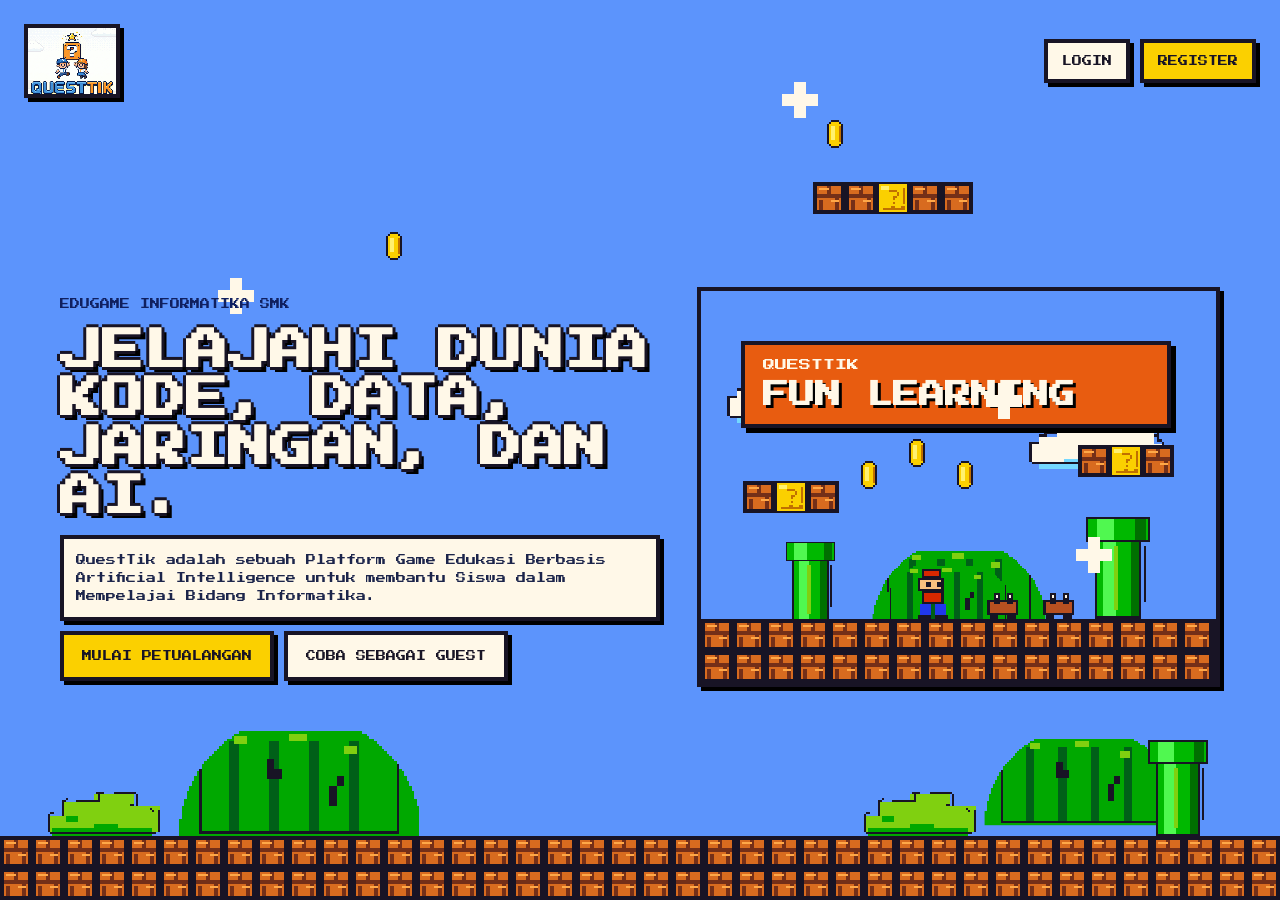
<file: index.html>
<!doctype html>
<html lang="id">
  <head>
    <meta charset="UTF-8" />
    <meta name="viewport" content="width=device-width, initial-scale=1.0" />
    <title>QuestTik</title>
    <link rel="stylesheet" href="assets/css/game.css?v=20260602-minisidebar1" />
  </head>
  <body>
    <div class="sky-layer" aria-hidden="true">
      <span class="px-cloud c1"></span>
      <span class="px-cloud c2"></span>
      <span class="px-cloud c3"></span>
      <span class="px-hill h1"></span>
      <span class="px-hill h2"></span>
      <span class="px-bush b1"></span>
      <span class="px-bush b2"></span>
      <span class="sky-pipe"></span>
      <span class="sky-block-row"></span>
      <span class="sky-coin coin-a"></span>
      <span class="sky-coin coin-b"></span>
      <span class="sky-star star-a"></span>
      <span class="sky-star star-b"></span>
      <span class="ground-strip"></span>
    </div>

    <main class="screen active landing-screen" id="landingScreen">
      <nav class="landing-nav">
        <div class="logo-badge brand-logo">
          <img src="assets/brand/questtik-logo.png" alt="QuestTik" />
        </div>
        <div class="nav-actions">
          <button class="ghost-btn" data-open-auth="login" type="button">Login</button>
          <button class="primary-btn" data-open-auth="register" type="button">Register</button>
        </div>
      </nav>

      <section class="hero-game">
        <div class="hero-copy">
          <span class="eyebrow">Edugame Informatika SMK</span>
          <h1>Jelajahi dunia kode, data, jaringan, dan AI.</h1>
          <p>QuestTik adalah sebuah Platform Game Edukasi Berbasis Artificial Intelligence untuk membantu Siswa dalam Mempelajai Bidang Informatika.</p>
          <div class="hero-actions">
            <button class="primary-btn big" data-open-auth="register" type="button">Mulai Petualangan</button>
            <button class="ghost-btn big" id="guestBtn" type="button">Coba sebagai Guest</button>
          </div>
        </div>
        <div class="hero-stage" aria-hidden="true">
          <span class="px-cloud hero-cloud one"></span>
          <span class="px-cloud hero-cloud two"></span>
          <div class="title-board">
            <span>QuestTik</span>
            <strong>FUN LEARNING</strong>
          </div>
          <div class="floating-bricks left">
            <span class="brick-block"></span>
            <span class="mystery-block">?</span>
            <span class="brick-block"></span>
          </div>
          <div class="floating-bricks right">
            <span class="brick-block"></span>
            <span class="mystery-block">?</span>
            <span class="brick-block"></span>
          </div>
          <span class="pixel-coin coin1"></span>
          <span class="pixel-coin coin2"></span>
          <span class="pixel-coin coin3"></span>
          <span class="pixel-star star1"></span>
          <span class="pixel-star star2"></span>
          <span class="px-hill hero-hill left"></span>
          <span class="px-hill hero-hill right"></span>
          <div class="pixel-pipe small-pipe"></div>
          <div class="pixel-pipe tall-pipe"></div>
          <div class="pixel-avatar-runner"></div>
          <div class="pixel-enemy e1"></div>
          <div class="pixel-enemy e2"></div>
          <div class="pixel-ground"></div>
        </div>
      </section>
    </main>

    <main class="screen app-layout" id="appScreen">
      <aside class="profile-sidebar">
        <div class="sidebar-brand">
          <div class="logo-badge small brand-logo">
            <img src="assets/brand/questtik-logo.png" alt="QuestTik" />
          </div>
          <div class="brand-copy">
            <strong>QuestTik</strong>
            <span>Learning Quest</span>
          </div>
        </div>
        <button class="sidebar-toggle-btn" id="sidebarToggleBtn" type="button" aria-label="Tutup sidebar" aria-expanded="true">&gt;</button>

        <section class="side-panel nav-panel">
          <button data-view="dashboard" type="button"><span class="nav-icon dashboard-icon" aria-hidden="true"></span><span class="nav-label">Dashboard</span></button>
          <button data-view="world" type="button"><span class="nav-icon map-icon" aria-hidden="true"></span><span class="nav-label">World Map</span></button>
          <button data-view="mentor" type="button"><span class="nav-icon mentor-icon" aria-hidden="true"></span><span class="nav-label">Mentor AI</span></button>
          <button data-view="profile" type="button"><span class="nav-icon profile-icon" aria-hidden="true"></span><span class="nav-label">Profil</span></button>
        </section>
      </aside>

      <section class="game-content">
        <header class="content-header">
          <button class="back-btn icon-back-btn" id="backBtn" type="button" aria-label="Kembali">&larr;</button>
          <div>
            <span class="eyebrow" id="viewEyebrow" hidden>Dashboard</span>
            <h1 id="viewTitle">Pusat Progres</h1>
          </div>
        </header>

        <section class="view active dashboard-page" id="dashboardView">
          <article class="dashboard-hero">
            <div class="dashboard-hero-copy">
              <h2 id="dashboardGreeting">Halo, Petualang!</h2>
              <p id="dashboardQuestLine">Siapkan energi belajarmu. Quest berikutnya menunggu untuk ditaklukkan.</p>
              <div class="player-status-row">
                <div class="player-status-chip">
                  <span>Level Pemain</span>
                  <strong id="dashboardLevel">1</strong>
                </div>
                <div class="player-status-chip xp">
                  <span>Total XP</span>
                  <strong id="dashboardXp">0</strong>
                </div>
              </div>
              <div class="overall-progress-card">
                <div>
                  <span>Progress Quest</span>
                  <strong id="overallProgressText">0%</strong>
                </div>
                <div class="overall-progress-track" aria-hidden="true"><span id="overallProgressFill"></span></div>
              </div>
              <button class="primary-btn big continue-adventure-btn" id="continueAdventureBtn" type="button">Lanjutkan Petualangan</button>
            </div>
            <div class="dashboard-hero-stage" aria-hidden="true">
              <span class="dash-cloud one"></span>
              <span class="dash-cloud two"></span>
              <span class="dash-coin c1"></span>
              <span class="dash-coin c2"></span>
              <span class="dash-star s1"></span>
              <span class="dash-star s2"></span>
              <span class="dash-avatar" id="dashboardAvatar"></span>
              <span class="dash-companion"></span>
              <span class="dash-pipe"></span>
              <span class="dash-ground"></span>
            </div>
          </article>

          <section class="dashboard-stat-grid" id="dashboardCards" aria-label="Statistik pemain"></section>

          <section class="dashboard-lower-grid">
            <article class="dashboard-panel latest-badge-panel">
              <div class="section-title-row">
                <div>
                  <span class="eyebrow">Reward</span>
                  <h2>Badge Terbaru</h2>
                </div>
                <span class="pixel-spark" aria-hidden="true"></span>
              </div>
              <div class="latest-badges" id="latestBadges"></div>
            </article>

            <article class="dashboard-panel mentor-dashboard-panel">
              <div class="section-title-row">
                <div>
                  <span class="eyebrow">Mentor AI</span>
                  <h2>Rekomendasi Belajar</h2>
                </div>
                <div class="mentor-orb small">AI</div>
              </div>
              <div class="mentor-recommendation" id="mentorRecommendation"></div>
              <div class="mentor-activity" id="mentorActivity"></div>
              <button class="ghost-btn" data-view="mentor" type="button">Buka Mentor AI</button>
            </article>
          </section>
        </section>

        <section class="view world-map-page" id="worldView">
          <article class="world-map-board">
            <div class="world-map-head">
              <span class="eyebrow">Quest Map</span>
              <h2>Pilih world tujuanmu</h2>
              <p>Setiap world punya tema, quest, materi, dan badge berbeda. Selesaikan world sebelumnya untuk membuka jalur berikutnya.</p>
            </div>
            <div class="world-map" id="worldMap"></div>
          </article>
        </section>

        <section class="view" id="adventureView">
          <article class="world-stage" id="worldStage">
            <div class="world-ambience" id="worldAmbience" aria-hidden="true"></div>
            <div class="world-hud">
              <div><span>XP</span><strong id="hudXp">0</strong></div>
              <div><span>Coin</span><strong id="hudCoins">0</strong></div>
              <div><span>Badge</span><strong id="hudBadge">0</strong></div>
              <div><span>Progress</span><strong id="hudProgress">0/0</strong></div>
              <div class="heart-meter" id="hudHearts"><span></span><span></span><span></span></div>
            </div>
            <div class="world-hero-panel">
              <span class="eyebrow" id="worldStageLabel">World 1</span>
              <h2 id="worldStageTitle">Jungle Logic</h2>
              <p id="worldStageMission">Siapkan quest pertamamu.</p>
              <div class="world-actions">
                <button class="primary-btn" id="startQuestBtn" type="button">Mulai Quiz</button>
                <button class="ghost-btn" id="continueQuestBtn" type="button">Lanjutkan Quest</button>
                <button class="ghost-btn" id="openMaterialBtn" type="button">Buka Materi</button>
                <button class="ghost-btn" id="rewardBtn" type="button">Lihat Reward</button>
                <button class="primary-btn next-world-btn" id="nextWorldBtn" type="button">Next World</button>
              </div>
            </div>
            <div class="npc-dialog" id="npcDialog">
              <strong id="npcName">Mentor Pixel</strong>
              <p id="npcLine">Pilih quest dan kumpulkan XP. Setiap world punya 3 nyawa; nyawa akan reset saat world baru terbuka.</p>
            </div>
          </article>
        </section>

        <section class="view" id="materialView">
          <article class="level-material" id="levelMaterial"></article>
        </section>

        <section class="view" id="quizView">
          <div class="quiz-layout">
            <div class="quiz-reward-fx" id="quizRewardFx" aria-hidden="true"></div>
            <article class="quiz-card">
              <div class="quiz-ornaments" aria-hidden="true"></div>
              <div class="question-head">
                <span id="questionMeta">Level 1</span>
                <span id="questionType">Konsep</span>
                <div class="heart-meter quiz-heart-meter" id="quizHearts" aria-label="Sisa nyawa"><span></span><span></span><span></span></div>
              </div>
              <h2 id="questionText">Pertanyaan</h2>
              <div class="choice-list" id="choiceList"></div>
              <div class="action-row">
                <button class="ghost-btn" id="hintBtn" type="button">Hint AI</button>
                <button class="primary-btn" id="submitBtn" type="button" disabled>Pilih Jawaban Dulu</button>
              </div>
            </article>
            <aside class="mentor-card">
              <div class="mentor-orb">AI</div>
              <h2>AI Mentor</h2>
              <p id="mentorText">Pilih jawaban terbaik, lalu mentor akan memberi penjelasan lengkap.</p>
            </aside>
          </div>
        </section>

        <section class="view" id="resultView">
          <article class="result-card" id="resultCard">
            <div class="score-ring" id="scoreRing"><span id="scoreValue">0</span></div>
            <div>
              <span class="eyebrow" id="resultStatus">Hasil</span>
              <div class="heart-meter result-heart-meter" id="resultHearts" aria-label="Sisa nyawa"><span></span><span></span><span></span></div>
              <h2 id="resultTitle">Evaluasi Jawaban</h2>
              <p id="resultFeedback"></p>
              <div class="answer-review" id="answerReview"></div>
              <div class="mentor-explanation" id="mentorExplanation"></div>
              <div class="action-row">
                <button class="ghost-btn" id="retryBtn" type="button">Coba Lagi</button>
                <button class="primary-btn" id="nextBtn" type="button">Lanjut</button>
              </div>
            </div>
          </article>
        </section>

        <section class="view" id="mentorView">
          <article class="mentor-chat">
            <header class="mentor-chat-head">
              <div class="mentor-chat-title">
                <div class="mentor-orb">AI</div>
                <div>
                  <span class="eyebrow">Mentor AI</span>
                  <h2>Tanya Mentor Informatika</h2>
                  <p>Diskusi materi, minta contoh, atau tanyakan strategi menyelesaikan quest.</p>
                </div>
              </div>
              <button class="ghost-btn mentor-reset-btn" id="mentorChatResetBtn" type="button">Reset Percakapan</button>
            </header>
            <div class="mentor-chat-log" id="mentorChatLog">
              <div class="chat-bubble ai">Halo, aku Mentor AI QuestTik. Apa yang ingin kamu tanyakan?</div>
            </div>
            <form class="mentor-chat-form" id="mentorChatForm">
              <input id="mentorChatInput" type="text" placeholder="apa yang ingin kamu tanyakan" autocomplete="off" />
              <button class="primary-btn" type="submit">Kirim</button>
            </form>
          </article>
        </section>

        <section class="view" id="profileView">
          <div class="panel">
            <h2>Profil & Pencapaian</h2>
            <section class="profile-editor-panel" id="profileEditorPanel">
              <div class="section-title-row">
                <div>
                  <span class="eyebrow">Profil Pemain</span>
                  <h2>Profil Pemain</h2>
                </div>
                <button class="ghost-btn music-toggle" id="musicToggleBtn" type="button" aria-pressed="false">Musik: Off</button>
              </div>
              <div class="profile-identity-view" id="profileIdentityView">
                <div class="avatar-medal" id="profileAvatar">MS</div>
                <div class="profile-identity-main">
                  <h2 id="profileName">Guest</h2>
                  <p id="profileEmail">Mode latihan</p>
                  <div class="profile-identity-list">
                    <div><span>Nama</span><strong id="profileSummaryName">Guest</strong></div>
                    <div><span>Username</span><strong id="profileSummaryUsername">guest</strong></div>
                    <div><span>Email</span><strong id="profileSummaryEmail">Mode latihan</strong></div>
                  </div>
                </div>
                <button class="primary-btn" id="editProfileBtn" type="button">Edit Profil</button>
              </div>
              <form class="profile-edit-form" id="profileEditForm" novalidate hidden>
                <label><span>Nama</span><input id="profileNameInput" type="text" autocomplete="name" /></label>
                <label><span>Username</span><input id="profileUsernameInput" type="text" autocomplete="username" /></label>
                <label><span>Email</span><input id="profileEmailInput" type="email" autocomplete="email" /></label>
                <div class="profile-photo-field">
                  <label><span>Foto Profil</span><input id="profilePhotoInput" type="file" accept="image/png,image/jpeg,image/webp" /></label>
                  <button class="ghost-btn" id="removeProfilePhotoBtn" type="button">Hapus Foto</button>
                </div>
                <div class="profile-edit-actions">
                  <button class="primary-btn" type="submit">Simpan Profil</button>
                  <button class="ghost-btn" id="cancelProfileEditBtn" type="button">Batal</button>
                </div>
              </form>
              <div class="profile-form-status" id="profileFormStatus" aria-live="polite"></div>
            </section>
            <section class="side-panel inline-stats">
              <h3>Dasbor Progress</h3>
              <div class="stat-stack">
                <div><span>XP</span><strong id="xpValue">0</strong></div>
                <div><span>Level Aktif</span><strong id="levelValue">1</strong></div>
                <div><span>Akurasi</span><strong id="accuracyValue">0%</strong></div>
                <div><span>Badge</span><strong id="badgeValue">0</strong></div>
              </div>
            </section>
            <section class="side-panel inline-stats">
              <div class="section-title-row compact">
                <h3>Progress Pencapaian</h3>
                <button class="ghost-btn small-btn" id="openBadgeLibraryBtn" type="button">Lihat Selengkapnya</button>
              </div>
              <div class="achievement-track" id="achievementTrack"></div>
            </section>
            <section class="achievement-notice" id="achievementNotice">
              <span class="eyebrow">Info Pencapaian</span>
              <h3>Pilih badge world</h3>
              <p>Klik badge pencapaian untuk melihat ulasan tiap world.</p>
            </section>
            <div id="profileDetail"></div>
            <section class="learning-report-panel" id="learningReportPanel">
              <div>
                <span class="eyebrow">Cetak Hasil Pembelajaran</span>
                <h3>Laporan Progress QuestTik</h3>
                <p>Isi kelas dan sekolah, lalu buat laporan PDF untuk bukti pembelajaran.</p>
              </div>
              <div class="report-summary-view" id="reportSummaryView">
                <div class="report-summary-list">
                  <div><span>Kelas</span><strong id="reportSummaryClass">Belum diisi</strong></div>
                  <div><span>Sekolah</span><strong id="reportSummarySchool">Belum diisi</strong></div>
                </div>
                <button class="ghost-btn" id="editReportBtn" type="button">Edit Data Laporan</button>
              </div>
              <div class="report-edit-panel" id="reportEditPanel" hidden>
                <div class="report-fields">
                  <label><span>Kelas</span><input id="reportClass" type="text" placeholder="contoh: XI RPL 1" autocomplete="organization-title" /></label>
                  <label><span>Sekolah</span><input id="reportSchool" type="text" placeholder="contoh: SMK Negeri 1" autocomplete="organization" /></label>
                </div>
                <div class="report-edit-actions">
                  <button class="primary-btn" id="saveReportInfoBtn" type="button">Simpan Data</button>
                  <button class="ghost-btn" id="cancelReportEditBtn" type="button">Batal</button>
                </div>
              </div>
              <div class="report-actions">
                <button class="primary-btn" id="reportDownloadBtn" type="button">Cetak Laporan</button>
                <button class="ghost-btn" id="reportPreviewBtn" type="button">Preview PDF</button>
                <button class="ghost-btn" id="reportPrintBtn" type="button">Print Langsung</button>
              </div>
              <div class="report-status" id="reportStatus" aria-live="polite"></div>
            </section>
            <section class="reset-progress-panel">
              <div>
                <span class="eyebrow">Reset Progress</span>
                <h3>Mulai ulang dari awal</h3>
                <p>XP, jawaban, badge, dan level terbuka akan kembali ke kondisi awal.</p>
              </div>
              <button class="ghost-btn danger-btn" id="resetProgressBtn" type="button">Reset Progress</button>
              <div class="profile-form-status" id="resetProgressStatus" aria-live="polite"></div>
            </section>
            <section class="profile-logout-panel">
              <div>
                <span class="eyebrow">Logout</span>
                <h3>Keluar dari akun</h3>
                <p>Sesi akun akan ditutup. Progress, foto profil, dan riwayat yang sudah tersimpan tetap aman.</p>
              </div>
              <button class="ghost-btn danger-btn profile-logout-btn" id="logoutProfileBtn" type="button">Logout</button>
            </section>
          </div>
        </section>

        <section class="view" id="badgesView">
          <article class="badge-library-panel">
            <div class="section-title-row">
              <div>
                <span class="eyebrow">Badge Library</span>
                <h2>Semua Pencapaian QuestTik</h2>
              </div>
            </div>
            <label class="badge-search-field">
              <span>Cari Badge</span>
              <input id="badgeSearchInput" type="search" placeholder="Cari nama badge atau world" autocomplete="off" />
            </label>
            <div class="badge-library-grid" id="badgeLibraryGrid"></div>
            <section class="achievement-notice" id="badgeLibraryNotice">
              <span class="eyebrow">Info Pencapaian</span>
              <h3>Pilih badge</h3>
              <p>Klik salah satu badge untuk melihat status, materi, dan akurasi level tersebut.</p>
            </section>
          </article>
        </section>
      </section>
    </main>

    <div class="report-loading" id="reportLoading" hidden>
      <div class="report-loading-card">
        <span class="pixel-loader" aria-hidden="true"></span>
        <strong>Creating report...</strong>
        <div class="report-loading-track"><span></span></div>
      </div>
    </div>

    <dialog class="game-confirm-dialog" id="resetProgressDialog">
      <form class="game-confirm-card" method="dialog">
        <span class="pixel-spark" aria-hidden="true"></span>
        <span class="eyebrow">Reset Progress</span>
        <h2>Mulai ulang petualangan?</h2>
        <p>XP, jawaban, badge, dan level terbuka akan kembali ke awal. Data profil dan foto tetap aman.</p>
        <div class="game-confirm-actions">
          <button class="ghost-btn" id="cancelResetProgressBtn" value="cancel" type="button">Batal</button>
          <button class="primary-btn danger-btn" id="confirmResetProgressBtn" value="confirm" type="button">Ya, Reset</button>
        </div>
      </form>
    </dialog>

    <aside class="material-drawer" id="materialDrawer" aria-hidden="true">
      <button class="close-btn" id="closeMaterialBtn" type="button">&times;</button>
      <span class="eyebrow" id="drawerWorldLabel">Materi</span>
      <h2 id="drawerTitle">Ringkasan Materi</h2>
      <div class="drawer-scroll" id="drawerContent"></div>
    </aside>

    <dialog class="auth-dialog" id="authDialog">
      <form class="auth-card" id="authForm" data-auth-mode="login">
        <button class="close-btn" id="closeAuthBtn" type="button">&times;</button>
        <span class="eyebrow" id="authModeLabel">Login</span>
        <h2 id="authTitle">Masuk ke Quest</h2>
        <label class="register-only" id="nameField" hidden><span>Nama Tampilan</span><input id="authName" type="text" autocomplete="name" /></label>
        <label><span id="authIdentityLabel">Username</span><input id="authEmail" type="text" autocomplete="username" required /></label>
        <label class="register-only" id="emailField" hidden><span>Email</span><input id="authRegisterEmail" type="email" autocomplete="email" /></label>
        <label><span>Password</span><input id="authPassword" type="password" autocomplete="current-password" required /></label>
        <div class="avatar-field register-only" id="avatarField" hidden>
          <span>Pilih Avatar</span>
          <select id="authAvatar" hidden></select>
          <div class="avatar-picker" id="avatarPicker"></div>
        </div>
        <button class="primary-btn" type="submit" id="authSubmitBtn">Login</button>
        <p id="authMessage"></p>
      </form>
    </dialog>

    <script src="assets/js/jspdf.umd.min.js"></script>
    <script src="assets/js/game.js?v=20260602-deploymsg1"></script>
  </body>
</html>
</file>
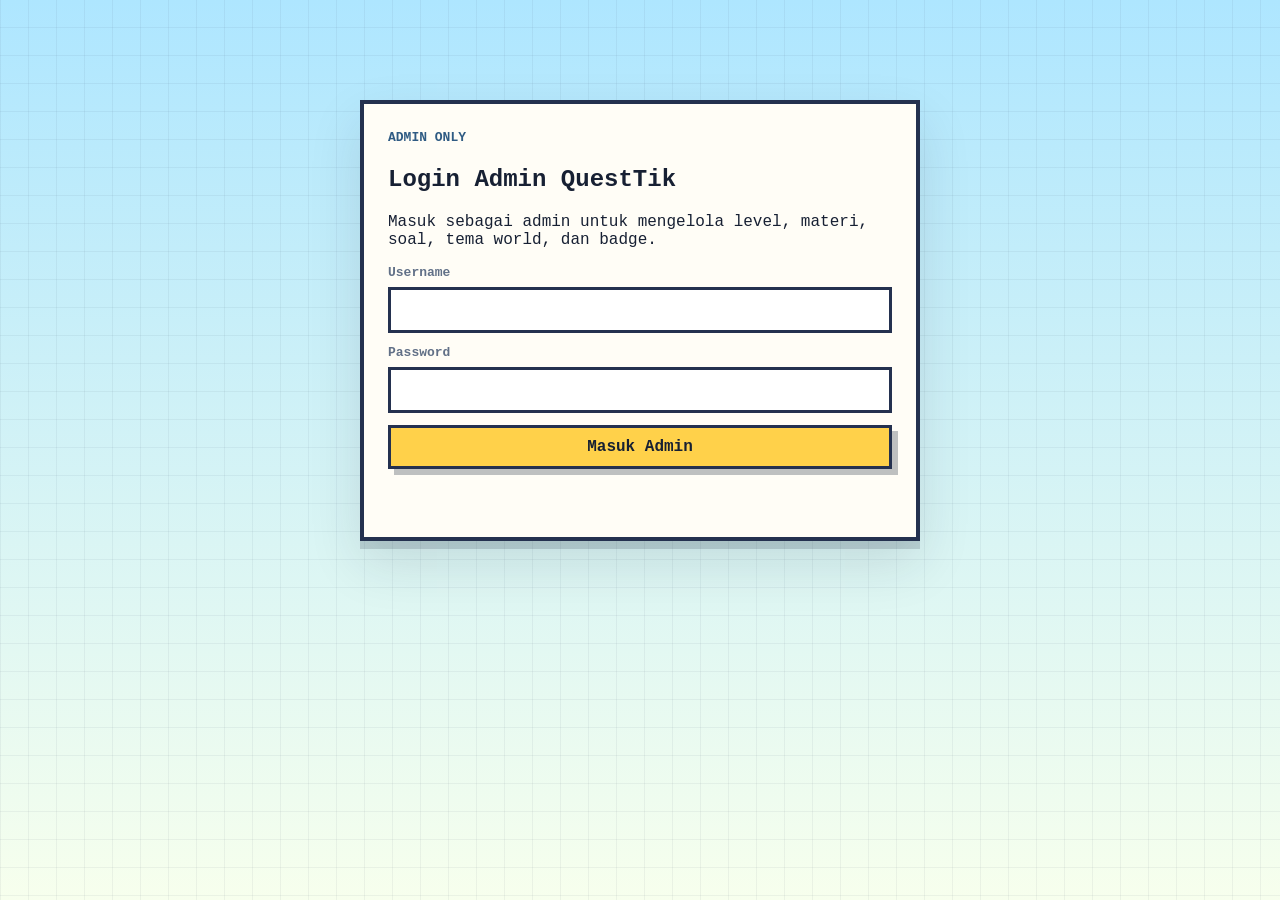
<file: admin.html>
<!doctype html>
<html lang="id">
  <head>
    <meta charset="UTF-8" />
    <meta name="viewport" content="width=device-width, initial-scale=1.0" />
    <title>Admin Konten - QuestTik</title>
    <link rel="stylesheet" href="assets/css/system.css" />
  </head>
  <body>
    <main class="page-shell" id="adminLoginShell">
      <section class="admin-login-card">
        <span class="eyebrow">Admin Only</span>
        <h1>Login Admin QuestTik</h1>
        <p>Masuk sebagai admin untuk mengelola level, materi, soal, tema world, dan badge.</p>
        <form id="adminLoginForm" class="editor-form">
          <label class="span-2"><span>Username</span><input id="adminUsername" type="text" autocomplete="username" required /></label>
          <label class="span-2"><span>Password</span><input id="adminPassword" type="password" autocomplete="current-password" required /></label>
          <button class="primary-btn span-2" type="submit">Masuk Admin</button>
          <p class="span-2" id="adminLoginMessage"></p>
        </form>
      </section>
    </main>

    <main class="page-shell" id="adminAppShell" hidden>
      <header class="page-header">
        <div>
          <span class="eyebrow">Admin</span>
          <h1>CRUD Level, Materi, Soal, dan Badge</h1>
        </div>
        <nav class="top-links">
          <a href="index.html">Game</a>
          <a href="materi.html">Materi</a>
          <a href="dashboard.html">Dashboard</a>
          <button class="secondary-btn danger" id="adminLogoutBtn" type="button">Logout Admin</button>
        </nav>
      </header>

      <section class="admin-layout">
        <aside class="panel">
          <div class="section-head">
            <h2>Level</h2>
            <button class="secondary-btn" id="newLevelBtn" type="button">Tambah</button>
          </div>
          <div class="level-admin-list" id="levelAdminList"></div>
          <button class="secondary-btn danger" id="resetContentBtn" type="button">Reset Konten Default</button>
        </aside>

        <section class="panel">
          <h2>Editor Level & Materi</h2>
          <form class="editor-form" id="levelForm">
            <label><span>ID Level</span><input id="levelId" type="number" min="1" required /></label>
            <label><span>Judul Level</span><input id="levelTitle" type="text" required /></label>
            <label><span>Fokus</span><input id="levelFocus" type="text" required /></label>
            <label><span>Badge</span><input id="levelBadge" type="text" required /></label>
            <label><span>Nama World</span><input id="worldNameInput" type="text" required /></label>
            <label>
              <span>Tema World</span>
              <select id="themeInput">
                <option value="jungle">Jungle</option>
                <option value="sky">Sky</option>
                <option value="ice">Ice</option>
                <option value="lava">Lava</option>
                <option value="castle">Castle</option>
              </select>
            </label>
            <label><span>Judul Materi</span><input id="materialTitleInput" type="text" required /></label>
            <label class="span-2"><span>Poin Materi (1 baris = 1 poin)</span><textarea id="materialPointsInput" rows="6" required></textarea></label>
            <div class="form-actions span-2">
              <button class="primary-btn" type="submit">Simpan Level</button>
              <button class="secondary-btn danger" id="deleteLevelBtn" type="button">Hapus Level</button>
            </div>
          </form>
        </section>
      </section>

      <section class="panel">
        <div class="section-head">
          <div>
            <h2>CRUD Soal</h2>
            <p id="questionEditorLabel">Pilih level untuk mengelola soal.</p>
          </div>
          <button class="secondary-btn" id="newQuestionBtn" type="button">Tambah Soal</button>
        </div>
        <form class="editor-form" id="questionForm">
          <label><span>Tipe Soal</span><input id="questionType" type="text" required /></label>
          <label><span>Kata Kunci (pisahkan koma)</span><input id="questionKeywords" type="text" required /></label>
          <label class="span-2"><span>Pertanyaan</span><textarea id="questionPrompt" rows="3" required></textarea></label>
          <label class="span-2"><span>Jawaban Benar / Ringkasan Materi</span><textarea id="questionCorrect" rows="3" required></textarea></label>
          <label><span>Opsi Salah 1</span><input id="wrong1" type="text" required /></label>
          <label><span>Opsi Salah 2</span><input id="wrong2" type="text" required /></label>
          <label class="span-2"><span>Opsi Salah 3</span><input id="wrong3" type="text" required /></label>
          <div class="form-actions span-2">
            <button class="primary-btn" type="submit">Simpan Soal</button>
            <button class="secondary-btn danger" id="deleteQuestionBtn" type="button">Hapus Soal</button>
          </div>
        </form>
        <div class="question-admin-list" id="questionAdminList"></div>
      </section>
    </main>

    <script src="assets/js/admin.js"></script>
  </body>
</html>
</file>
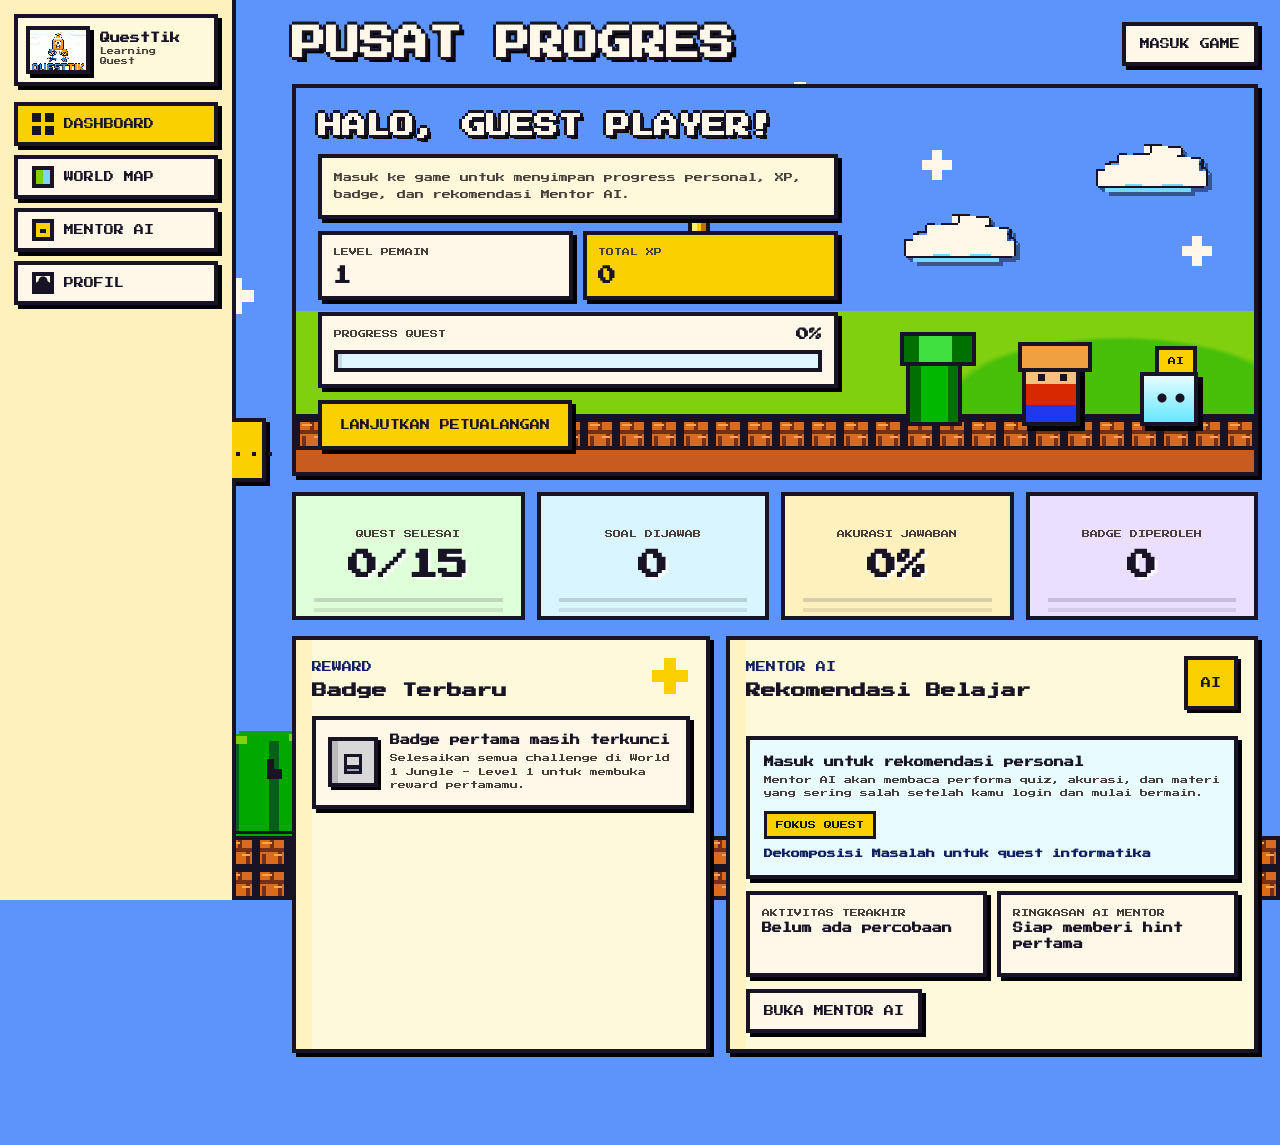
<file: dashboard.html>
<!doctype html>
<html lang="id">
  <head>
    <meta charset="UTF-8" />
    <meta name="viewport" content="width=device-width, initial-scale=1.0" />
    <title>Dashboard - QuestTik</title>
    <link rel="stylesheet" href="assets/css/game.css?v=20260601-sidebar1" />
  </head>
  <body>
    <div class="sky-layer" aria-hidden="true">
      <span class="px-cloud c1"></span>
      <span class="px-cloud c2"></span>
      <span class="px-cloud c3"></span>
      <span class="px-hill h1"></span>
      <span class="px-hill h2"></span>
      <span class="px-bush b1"></span>
      <span class="px-bush b2"></span>
      <span class="sky-pipe"></span>
      <span class="sky-block-row"></span>
      <span class="sky-coin coin-a"></span>
      <span class="sky-coin coin-b"></span>
      <span class="sky-star star-a"></span>
      <span class="sky-star star-b"></span>
    </div>

    <main class="screen app-layout active standalone-dashboard">
      <aside class="profile-sidebar">
        <div class="sidebar-brand">
          <div class="logo-badge small brand-logo">
            <img src="assets/brand/questtik-logo.png" alt="QuestTik" />
          </div>
          <div class="brand-copy">
            <strong>QuestTik</strong>
            <span>Learning Quest</span>
          </div>
          <button class="sidebar-toggle-btn" id="sidebarToggleBtn" type="button" aria-label="Buka tutup menu" aria-expanded="true">...</button>
        </div>

        <section class="side-panel nav-panel">
          <a class="is-active" href="dashboard.html"><span class="nav-icon dashboard-icon" aria-hidden="true"></span><span class="nav-label">Dashboard</span></a>
          <a href="index.html#world"><span class="nav-icon map-icon" aria-hidden="true"></span><span class="nav-label">World Map</span></a>
          <a href="index.html#mentor"><span class="nav-icon mentor-icon" aria-hidden="true"></span><span class="nav-label">Mentor AI</span></a>
          <a href="index.html#profile"><span class="nav-icon profile-icon" aria-hidden="true"></span><span class="nav-label">Profil</span></a>
        </section>
      </aside>

      <section class="game-content">
        <header class="content-header">
          <div>
            <h1>Pusat Progres</h1>
          </div>
          <div class="header-actions">
            <a class="ghost-btn" href="index.html">Masuk Game</a>
          </div>
        </header>

        <section class="view active dashboard-page">
          <article class="dashboard-hero">
            <div class="dashboard-hero-copy">
              <h2 id="dashboardGreeting">Halo, Petualang!</h2>
              <p id="dashboardQuestLine">Siapkan energi belajarmu. Quest berikutnya menunggu untuk ditaklukkan.</p>
              <div class="player-status-row">
                <div class="player-status-chip">
                  <span>Level Pemain</span>
                  <strong id="dashboardLevel">1</strong>
                </div>
                <div class="player-status-chip xp">
                  <span>Total XP</span>
                  <strong id="dashboardXp">0</strong>
                </div>
              </div>
              <div class="overall-progress-card">
                <div>
                  <span>Progress Quest</span>
                  <strong id="overallProgressText">0%</strong>
                </div>
                <div class="overall-progress-track" aria-hidden="true"><span id="overallProgressFill"></span></div>
              </div>
              <button class="primary-btn big continue-adventure-btn" id="continueAdventureBtn" type="button">Lanjutkan Petualangan</button>
            </div>
            <div class="dashboard-hero-stage" aria-hidden="true">
              <span class="dash-cloud one"></span>
              <span class="dash-cloud two"></span>
              <span class="dash-coin c1"></span>
              <span class="dash-coin c2"></span>
              <span class="dash-star s1"></span>
              <span class="dash-star s2"></span>
              <span class="dash-avatar" id="dashboardAvatar"></span>
              <span class="dash-companion"></span>
              <span class="dash-pipe"></span>
              <span class="dash-ground"></span>
            </div>
          </article>

          <section class="dashboard-stat-grid" id="dashboardCards" aria-label="Statistik pemain"></section>

          <section class="dashboard-lower-grid">
            <article class="dashboard-panel latest-badge-panel">
              <div class="section-title-row">
                <div>
                  <span class="eyebrow">Reward</span>
                  <h2>Badge Terbaru</h2>
                </div>
                <span class="pixel-spark" aria-hidden="true"></span>
              </div>
              <div class="latest-badges" id="latestBadges"></div>
            </article>

            <article class="dashboard-panel mentor-dashboard-panel">
              <div class="section-title-row">
                <div>
                  <span class="eyebrow">Mentor AI</span>
                  <h2>Rekomendasi Belajar</h2>
                </div>
                <div class="mentor-orb small">AI</div>
              </div>
              <div class="mentor-recommendation" id="mentorRecommendation"></div>
              <div class="mentor-activity" id="mentorActivity"></div>
              <a class="ghost-btn" href="index.html#mentor">Buka Mentor AI</a>
            </article>
          </section>
        </section>
      </section>
    </main>

    <script>
      document.querySelector("#sidebarToggleBtn")?.addEventListener("click", () => {
        const shell = document.querySelector(".app-layout");
        const collapsed = !shell.classList.contains("sidebar-collapsed");
        shell.classList.toggle("sidebar-collapsed", collapsed);
        document.querySelector("#sidebarToggleBtn").setAttribute("aria-expanded", collapsed ? "false" : "true");
      });
    </script>
    <script src="assets/js/dashboard.js?v=20260601-sidebar1"></script>
  </body>
</html>
</file>
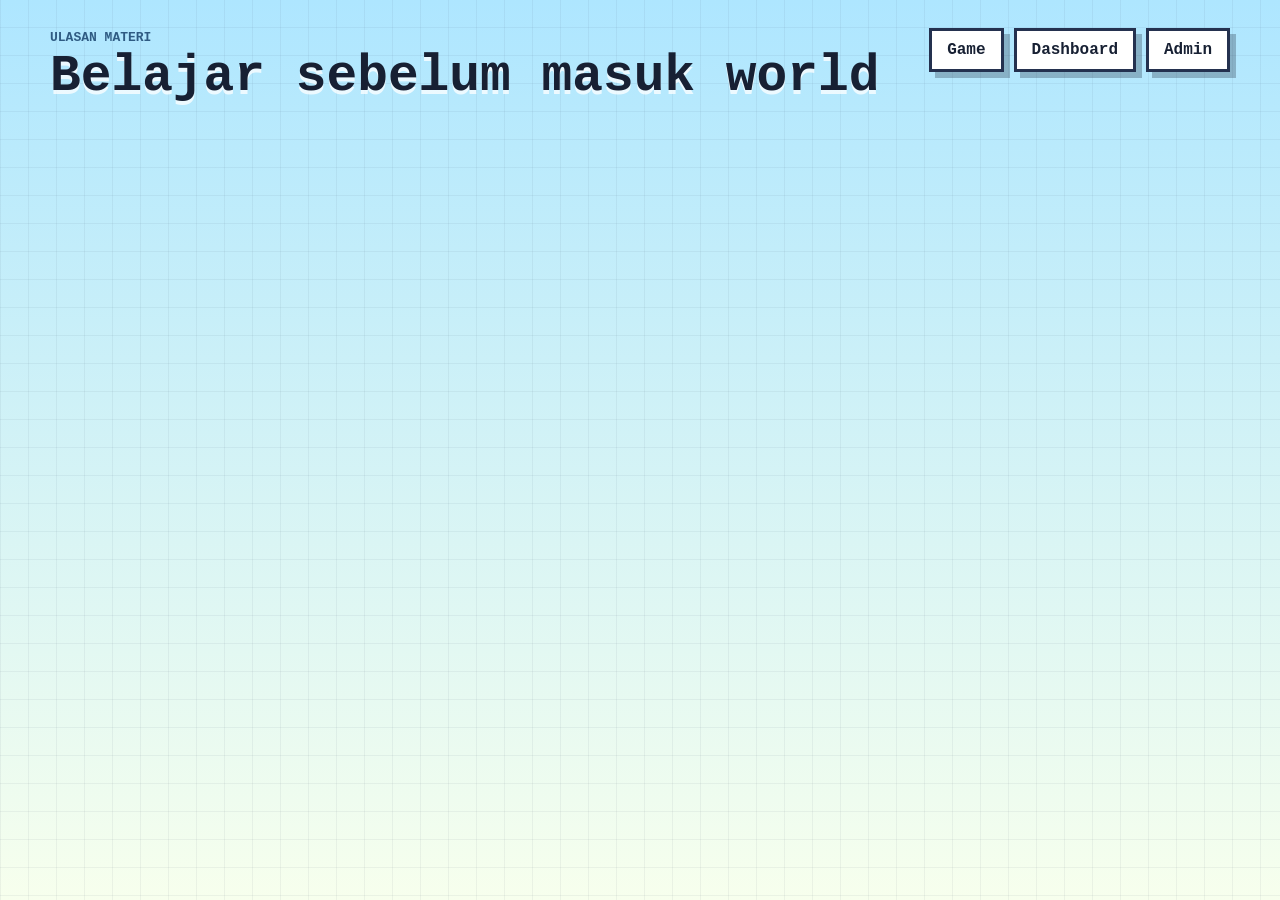
<file: materi.html>
<!doctype html>
<html lang="id">
  <head>
    <meta charset="UTF-8" />
    <meta name="viewport" content="width=device-width, initial-scale=1.0" />
    <title>Ulasan Materi - QuestTik</title>
    <link rel="stylesheet" href="assets/css/system.css" />
  </head>
  <body>
    <main class="page-shell">
      <header class="page-header">
        <div>
          <span class="eyebrow">Ulasan Materi</span>
          <h1>Belajar sebelum masuk world</h1>
        </div>
        <nav class="top-links">
          <a href="index.html">Game</a>
          <a href="dashboard.html">Dashboard</a>
          <a href="admin.html">Admin</a>
        </nav>
      </header>

      <section class="material-page-grid" id="materialCards"></section>
    </main>
    <script src="assets/js/materi.js"></script>
  </body>
</html>
</file>
<file: assets/css/game.css>
@import url("https://fonts.googleapis.com/css2?family=Press+Start+2P&display=swap");

:root {
  --ink: #181425;
  --sky: #5c94fc;
  --cloud: #ffffff;
  --cloud-blue: #7bd6ff;
  --panel: #fff1bd;
  --panel-light: #fff9dc;
  --coin: #fbd000;
  --coin-dark: #c07000;
  --brick: #d86b1f;
  --brick-dark: #742f18;
  --ground: #c85b20;
  --green: #00a800;
  --green-light: #80d010;
  --pipe: #00b800;
  --pipe-dark: #007000;
  --red: #d82800;
  --brown: #7c3f20;
  --white: #fff8e8;
  --muted: #493f3a;
  --shadow: 4px 4px 0 #000000;
  --font: "Press Start 2P", "Courier New", monospace;
}

* {
  box-sizing: border-box;
  image-rendering: pixelated;
  image-rendering: crisp-edges;
}

html {
  min-height: 100%;
  background: var(--sky);
}

body {
  margin: 0;
  min-height: 100vh;
  overflow-x: hidden;
  font-family: var(--font);
  color: var(--ink);
  background: var(--sky);
}

button,
input,
select {
  font: inherit;
}

button,
a {
  cursor: pointer;
}

body::after {
  content: "";
  position: fixed;
  left: 0;
  right: 0;
  bottom: 0;
  height: 72px;
  z-index: 0;
  pointer-events: none;
  background:
    linear-gradient(90deg, transparent 0 14px, var(--brick-dark) 14px 18px, transparent 18px 32px),
    linear-gradient(0deg, transparent 0 14px, var(--brick-dark) 14px 18px, transparent 18px 32px),
    var(--ground);
  background-size: 32px 32px;
  border-top: 4px solid var(--ink);
}

.sky-layer {
  position: fixed;
  inset: 0;
  z-index: 0;
  overflow: hidden;
  pointer-events: none;
  background: var(--sky);
}

.screen {
  display: none;
  position: relative;
  z-index: 2;
}

.screen.active {
  display: block;
}

.landing-screen {
  min-height: 100vh;
  padding: 24px;
}

.px-cloud {
  position: absolute;
  width: 160px;
  height: 40px;
  border: 4px solid var(--ink);
  background: var(--cloud);
  box-shadow:
    28px -24px 0 -4px var(--cloud),
    28px -24px 0 0 var(--ink),
    68px -34px 0 -4px var(--cloud),
    68px -34px 0 0 var(--ink),
    110px -22px 0 -4px var(--cloud),
    110px -22px 0 0 var(--ink),
    inset 0 -8px 0 var(--cloud-blue);
  animation: cloudMove 46s linear infinite;
  will-change: transform;
}

.c1 { --cloud-scale: .9; top: 150px; left: -190px; animation-delay: -8s; }
.c2 { --cloud-scale: .7; top: 245px; left: -240px; animation-duration: 58s; animation-delay: -32s; }
.c3 { --cloud-scale: .55; top: 112px; left: -260px; animation-duration: 68s; animation-delay: -48s; }

.px-hill {
  position: absolute;
  bottom: 70px;
  width: 260px;
  height: 140px;
  border: 4px solid var(--ink);
  background: var(--green);
  clip-path: polygon(50% 0, 100% 100%, 0 100%);
  animation: parallaxHill 12s steps(16) infinite alternate;
}

.px-hill::before,
.px-hill::after {
  content: "";
  position: absolute;
  width: 10px;
  height: 10px;
  background: #006018;
}

.px-hill::before { left: 92px; top: 52px; }
.px-hill::after { right: 84px; top: 86px; }
.h1 { left: 14%; }
.h2 { right: 6%; transform: scale(.82); animation-delay: -3s; }

.px-bush {
  position: absolute;
  bottom: 62px;
  width: 144px;
  height: 48px;
  border: 4px solid var(--ink);
  background: var(--green-light);
  box-shadow:
    32px -22px 0 -4px var(--green-light),
    32px -22px 0 0 var(--ink),
    74px -16px 0 -4px var(--green-light),
    74px -16px 0 0 var(--ink),
    inset 0 -10px 0 var(--green);
  animation: bushWiggle 7s steps(2) infinite;
}

.b1 { left: 38px; }
.b2 { right: 22%; animation-delay: -2s; }

.sky-pipe {
  position: absolute;
  right: 70px;
  bottom: 70px;
  width: 78px;
  height: 92px;
  border: 4px solid var(--ink);
  background:
    linear-gradient(90deg, var(--pipe-dark) 0 14px, var(--pipe) 14px 50px, var(--pipe-dark) 50px 100%);
}

.sky-pipe::before,
.pixel-pipe::before {
  content: "";
  position: absolute;
  left: -10px;
  top: -24px;
  width: calc(100% + 20px);
  height: 28px;
  border: 4px solid var(--ink);
  background:
    linear-gradient(90deg, var(--pipe-dark) 0 18px, #40e040 18px 70%, var(--pipe-dark) 70% 100%);
}

.sky-pipe::after,
.pixel-pipe::after {
  content: "";
  position: absolute;
  right: 10px;
  top: 12px;
  width: 8px;
  height: 8px;
  background: #b8ff90;
  opacity: 0;
  animation: pipeShine 3.8s steps(2) infinite;
}

.sky-block-row {
  position: absolute;
  right: 24%;
  top: 182px;
  width: 192px;
  height: 42px;
  background:
    linear-gradient(90deg, var(--brick-dark) 0 4px, transparent 4px 32px),
    linear-gradient(0deg, var(--brick-dark) 0 4px, transparent 4px 21px),
    var(--brick);
  background-size: 32px 21px;
  border: 4px solid var(--ink);
}

.sky-block-row::after {
  content: "?";
  position: absolute;
  left: 64px;
  top: -4px;
  display: grid;
  place-items: center;
  width: 42px;
  height: 42px;
  border: 4px solid var(--ink);
  background: var(--coin);
  color: var(--coin-dark);
  animation: bounce 1.8s steps(2) infinite;
}

.sky-coin,
.pixel-coin {
  position: absolute;
  width: 20px;
  height: 30px;
  border: 4px solid var(--ink);
  background: var(--coin);
  box-shadow: inset -5px 0 0 var(--coin-dark), inset 5px 0 0 #fff070;
  animation: coinSpin 1.2s steps(4) infinite;
}

.coin-a { left: 30%; top: 230px; }
.coin-b { right: 34%; top: 118px; animation-delay: -.45s; }

.sky-star,
.pixel-star {
  position: absolute;
  width: 12px;
  height: 12px;
  background: var(--white);
  box-shadow:
    12px 0 0 var(--white),
    -12px 0 0 var(--white),
    0 12px 0 var(--white),
    0 -12px 0 var(--white);
  animation: starBlink 1.4s steps(2) infinite;
}

.star-a { left: 62%; top: 94px; }
.star-b { left: 18%; top: 290px; animation-delay: -.7s; }
.ground-strip { display: none; }

.landing-nav,
.content-header {
  display: flex;
  align-items: center;
  justify-content: space-between;
  gap: 16px;
}

.logo-badge {
  display: grid;
  place-items: center;
  width: 50px;
  height: 50px;
  border: 4px solid var(--ink);
  background: var(--coin);
  box-shadow: var(--shadow);
  color: var(--ink);
  font-size: 11px;
  line-height: 1;
}

.logo-badge.small {
  width: 48px;
  height: 48px;
  font-size: 10px;
}

.brand-logo {
  width: 96px;
  height: 74px;
  overflow: hidden;
  background: var(--white);
}

.brand-logo.small {
  width: 64px;
  height: 48px;
}

.brand-logo img {
  display: block;
  width: 100%;
  height: 100%;
  object-fit: contain;
}

.nav-actions,
.header-actions,
.hero-actions,
.action-row {
  display: flex;
  flex-wrap: wrap;
  gap: 10px;
}

.header-actions {
  align-items: center;
  justify-content: flex-end;
}

.music-toggle[aria-pressed="true"] {
  background: var(--coin);
}

.primary-btn,
.ghost-btn,
.back-btn,
.close-btn,
.nav-panel button,
.logout-side,
.choice-option,
.world-card {
  border: 4px solid var(--ink);
  border-radius: 0;
  box-shadow: var(--shadow);
  color: var(--ink);
  transition: transform .08s steps(2), box-shadow .08s steps(2), background-color .08s steps(2);
  touch-action: manipulation;
  user-select: none;
}

.primary-btn,
.ghost-btn,
.back-btn,
.close-btn,
.nav-panel button,
.logout-side {
  display: inline-flex;
  align-items: center;
  justify-content: center;
  min-height: 44px;
  padding: 0 14px;
  font-size: 10px;
  text-decoration: none;
  text-transform: uppercase;
}

.primary-btn {
  background: var(--coin);
}

.ghost-btn,
.back-btn,
.close-btn,
.nav-panel button {
  background: var(--white);
}

.logout-side {
  margin-top: auto;
  background: #ffd6c8;
}

.big {
  min-height: 50px;
  padding: 0 18px;
  font-size: 10px;
}

button:disabled {
  opacity: .55;
  cursor: not-allowed;
}

.primary-btn:hover,
.ghost-btn:hover,
.back-btn:hover,
.close-btn:hover,
.nav-panel button:hover,
.logout-side:hover,
.choice-option:hover,
.world-card:hover {
  transform: translate(-1px, -2px);
  box-shadow: 5px 6px 0 #000;
}

.primary-btn:active,
.ghost-btn:active,
.back-btn:active,
.close-btn:active,
.nav-panel button:active,
.logout-side:active,
.choice-option:active,
.world-card:active {
  transform: translate(2px, 2px);
  box-shadow: 2px 2px 0 #000;
}

.hero-game {
  display: grid;
  grid-template-columns: minmax(0, 1fr) minmax(420px, .86fr);
  gap: 28px;
  align-items: center;
  min-height: calc(100vh - 122px);
  width: min(1160px, 100%);
  margin: 0 auto;
}

.eyebrow {
  display: inline-block;
  color: #102060;
  font-size: 10px;
  line-height: 1.7;
  text-transform: uppercase;
}

.hero-copy h1,
.content-header h1 {
  margin: 14px 0;
  color: var(--white);
  font-size: clamp(24px, 3.6vw, 42px);
  line-height: 1.16;
  text-transform: uppercase;
  text-shadow:
    3px 0 0 var(--ink),
    -3px 0 0 var(--ink),
    0 3px 0 var(--ink),
    0 -3px 0 var(--ink),
    5px 5px 0 #000;
}

.hero-copy p {
  max-width: 600px;
  color: #1c254b;
  font-size: 10px;
  line-height: 1.8;
  background: var(--white);
  border: 4px solid var(--ink);
  padding: 12px;
  box-shadow: 4px 4px 0 #000;
}

.hero-stage {
  position: relative;
  display: grid;
  place-items: center;
  min-height: 520px;
  overflow: visible;
  border: 0;
  background: transparent;
  box-shadow: none;
}

.hero-mario-img {
  position: relative;
  z-index: 2;
  display: block;
  width: min(430px, 82vw);
  max-height: min(620px, calc(100vh - 190px));
  object-fit: contain;
  filter: drop-shadow(8px 10px 0 rgba(0, 0, 0, .34));
  animation: marioHeroFloat 1.65s ease-in-out infinite;
}

.hero-coin {
  position: absolute;
  z-index: 1;
  width: 24px;
  height: 34px;
  border: 4px solid var(--ink);
  background: var(--coin);
  box-shadow: inset -5px 0 0 var(--coin-dark), inset 5px 0 0 #fff070;
  animation: coinSpin 1.2s steps(4) infinite;
}

.hero-coin.coin1 {
  left: 12%;
  top: 24%;
}

.hero-coin.coin2 {
  right: 14%;
  top: 16%;
  animation-delay: -.45s;
}

.hero-star {
  position: absolute;
  right: 5%;
  bottom: 26%;
  width: 12px;
  height: 12px;
  background: var(--white);
  box-shadow:
    12px 0 0 var(--white),
    -12px 0 0 var(--white),
    0 12px 0 var(--white),
    0 -12px 0 var(--white);
  animation: starBlink 1.3s steps(2) infinite;
}

@keyframes marioHeroFloat {
  0%, 100% { transform: translateY(0) rotate(-1deg); }
  50% { transform: translateY(-14px) rotate(1deg); }
}

.hero-cloud,
.title-board,
.floating-bricks,
.hero-hill,
.hero-stage .pixel-pipe,
.hero-stage .pixel-avatar-runner,
.hero-stage .pixel-enemy,
.hero-stage .pixel-ground {
  display: none;
}

.floating-bricks {
  position: absolute;
  display: flex;
}

.floating-bricks.left { left: 38px; top: 224px; }
.floating-bricks.right { right: 34px; top: 190px; }

.brick-block,
.mystery-block {
  display: grid;
  place-items: center;
  width: 48px;
  height: 44px;
  border: 4px solid var(--ink);
  font-size: 18px;
  background: var(--brick);
}

.brick-block {
  background:
    linear-gradient(90deg, var(--brick-dark) 0 4px, transparent 4px 24px),
    linear-gradient(0deg, var(--brick-dark) 0 4px, transparent 4px 22px),
    var(--brick);
  background-size: 24px 22px;
}

.mystery-block {
  background: var(--coin);
  color: var(--coin-dark);
  text-shadow: 2px 2px 0 var(--white);
  animation: bounce 1.8s steps(2) infinite;
}

.coin1 { left: 158px; top: 168px; }
.coin2 { left: 206px; top: 146px; animation-delay: -.35s; }
.coin3 { left: 254px; top: 168px; animation-delay: -.7s; }
.star1 { right: 206px; top: 104px; }
.star2 { right: 116px; top: 258px; animation-delay: -.6s; }

.hero-hill.left { left: 138px; bottom: 60px; transform: scale(.7); }
.hero-hill.right { right: 152px; bottom: 60px; transform: scale(.58); }

.pixel-pipe {
  position: absolute;
  bottom: 68px;
  width: 72px;
  height: 98px;
  border: 4px solid var(--ink);
  background:
    linear-gradient(90deg, var(--pipe-dark) 0 12px, var(--pipe) 12px 48px, var(--pipe-dark) 48px 100%);
}

.small-pipe { left: 82px; height: 70px; }
.tall-pipe { right: 64px; }

.pixel-avatar-runner {
  position: absolute;
  left: 208px;
  bottom: 88px;
  width: 44px;
  height: 52px;
  border: 4px solid var(--ink);
  background:
    linear-gradient(#f8c080 0 16px, var(--red) 16px 30px, #2038ec 30px 100%);
  animation: idle 1.1s steps(2) infinite;
}

.pixel-avatar-runner::before {
  content: "";
  position: absolute;
  left: -8px;
  top: -18px;
  width: 48px;
  height: 18px;
  border: 4px solid var(--ink);
  background: var(--red);
}

.pixel-avatar-runner::after {
  content: "";
  position: absolute;
  left: 8px;
  top: 10px;
  width: 6px;
  height: 6px;
  background: var(--ink);
  box-shadow: 18px 0 0 var(--ink);
}

.pixel-enemy {
  position: absolute;
  bottom: 82px;
  width: 44px;
  height: 30px;
  border: 4px solid var(--ink);
  background: #b85020;
  animation: enemyStep 1.8s steps(2) infinite;
}

.pixel-enemy::before,
.pixel-enemy::after {
  content: "";
  position: absolute;
  top: -8px;
  width: 12px;
  height: 10px;
  border: 3px solid var(--ink);
  background: var(--white);
}

.pixel-enemy::before { left: 4px; }
.pixel-enemy::after { right: 4px; }
.e1 { right: 192px; }
.e2 { right: 136px; animation-delay: -.6s; }

.pixel-ground {
  position: absolute;
  inset: auto 0 0 0;
  height: 72px;
  border-top: 4px solid var(--ink);
  background:
    linear-gradient(90deg, transparent 0 14px, var(--brick-dark) 14px 18px, transparent 18px 32px),
    linear-gradient(0deg, transparent 0 14px, var(--brick-dark) 14px 18px, transparent 18px 32px),
    var(--ground);
  background-size: 32px 32px;
}

.app-layout {
  min-height: 100vh;
  grid-template-columns: 236px minmax(0, 1fr);
  gap: 0;
  transition: grid-template-columns .22s steps(5);
}

.app-layout.active {
  display: grid;
}

.profile-sidebar {
  display: flex;
  flex-direction: column;
  gap: 16px;
  min-height: 100vh;
  padding: 14px;
  border-right: 4px solid var(--ink);
  background: var(--panel);
  transition: transform .22s steps(5), opacity .22s steps(5);
  will-change: transform;
}

.app-layout.sidebar-collapsed {
  grid-template-columns: 0 minmax(0, 1fr);
}

.app-layout.sidebar-collapsed .profile-sidebar {
  transform: translateX(-100%);
  opacity: 0;
  pointer-events: none;
}

.sidebar-toggle-btn {
  position: fixed;
  left: 178px;
  top: 24px;
  z-index: 90;
  display: grid;
  place-items: center;
  width: 46px;
  height: 42px;
  border: 4px solid var(--ink);
  background: var(--coin);
  box-shadow: 4px 4px 0 #000;
  color: var(--ink);
  font-family: inherit;
  font-size: 14px;
  line-height: 1;
  cursor: pointer;
  transition: left .22s steps(5), transform .08s steps(2), box-shadow .08s steps(2);
}

.app-layout.sidebar-collapsed .sidebar-toggle-btn {
  left: 12px;
}

.sidebar-toggle-btn:active {
  transform: translate(2px, 2px);
  box-shadow: 2px 2px 0 #000;
}

.sidebar-brand,
.profile-card,
.side-panel,
.panel,
.quiz-card,
.mentor-card,
.result-card,
.level-material,
.world-card,
.auth-card {
  border: 4px solid var(--ink);
  background: var(--panel-light);
  box-shadow: var(--shadow);
}

.sidebar-brand {
  display: flex;
  align-items: center;
  gap: 12px;
  padding: 10px;
}

.sidebar-brand strong,
.sidebar-brand span {
  display: block;
}

.sidebar-brand strong { font-size: 10px; }
.sidebar-brand span {
  margin-top: 4px;
  color: var(--muted);
  font-size: 7px;
  line-height: 1.5;
}

.profile-card {
  display: flex;
  gap: 14px;
  align-items: center;
  padding: 14px;
}

.profile-large {
  margin-bottom: 16px;
}

.avatar-medal {
  position: relative;
  display: grid;
  place-items: center;
  flex: 0 0 auto;
  width: 70px;
  height: 70px;
  border: 4px solid var(--ink);
  background: var(--coin);
  overflow: hidden;
  animation: idle 1.5s steps(2) infinite;
}

.avatar-medal::before {
  content: "";
  position: absolute;
  left: 14px;
  top: 18px;
  width: 42px;
  height: 36px;
  border: 4px solid var(--ink);
  background: #9c5a3c;
}

.avatar-medal::after {
  content: "";
  position: absolute;
}

.avatar-medal[data-avatar="bear"]::before {
  background:
    radial-gradient(circle at 14px 17px, var(--ink) 0 3px, transparent 4px),
    radial-gradient(circle at 30px 17px, var(--ink) 0 3px, transparent 4px),
    linear-gradient(#9c5a3c, #9c5a3c);
  box-shadow:
    -12px -8px 0 -3px #9c5a3c,
    -12px -8px 0 1px var(--ink),
    12px -8px 0 -3px #9c5a3c,
    12px -8px 0 1px var(--ink),
    inset 0 -10px 0 #d89860;
}

.avatar-medal[data-avatar="rabbit"]::before {
  background:
    radial-gradient(circle at 14px 18px, var(--ink) 0 3px, transparent 4px),
    radial-gradient(circle at 30px 18px, var(--ink) 0 3px, transparent 4px),
    linear-gradient(#ffe0b8, #ffe0b8);
  box-shadow:
    -12px -24px 0 -3px #ffe0b8,
    -12px -24px 0 1px var(--ink),
    12px -24px 0 -3px #ffe0b8,
    12px -24px 0 1px var(--ink),
    inset 0 -10px 0 #ffc080;
}

.avatar-medal[data-avatar="koala"]::before {
  background:
    radial-gradient(circle at 14px 17px, var(--ink) 0 3px, transparent 4px),
    radial-gradient(circle at 30px 17px, var(--ink) 0 3px, transparent 4px),
    linear-gradient(#9aa8b8, #9aa8b8);
  box-shadow:
    -14px -4px 0 -2px #9aa8b8,
    -14px -4px 0 2px var(--ink),
    14px -4px 0 -2px #9aa8b8,
    14px -4px 0 2px var(--ink),
    inset 0 -10px 0 #d8e0e8;
}

.avatar-medal[data-avatar="cat"]::before {
  background:
    radial-gradient(circle at 14px 18px, var(--ink) 0 3px, transparent 4px),
    radial-gradient(circle at 30px 18px, var(--ink) 0 3px, transparent 4px),
    linear-gradient(#f0a040, #f0a040);
  box-shadow:
    -12px -12px 0 -2px #f0a040,
    -12px -12px 0 2px var(--ink),
    12px -12px 0 -2px #f0a040,
    12px -12px 0 2px var(--ink),
    inset 0 -10px 0 #ffe0a0;
}

.avatar-medal[data-avatar="dog"]::before {
  background:
    radial-gradient(circle at 14px 18px, var(--ink) 0 3px, transparent 4px),
    radial-gradient(circle at 30px 18px, var(--ink) 0 3px, transparent 4px),
    linear-gradient(#b87848, #b87848);
  box-shadow:
    -14px 0 0 -2px #704020,
    -14px 0 0 2px var(--ink),
    14px 0 0 -2px #704020,
    14px 0 0 2px var(--ink),
    inset 0 -10px 0 #f0c090;
}

.avatar-medal.has-photo {
  background-position: center;
  background-size: cover;
}

.avatar-medal.has-photo::before,
.avatar-medal.has-photo::after {
  display: none;
}

.profile-card h2 {
  margin: 4px 0;
  font-size: 12px;
  line-height: 1.5;
}

.profile-card p,
.world-card p,
.mentor-card p {
  margin: 0;
  color: var(--muted);
  font-size: 9px;
  line-height: 1.8;
}

.side-panel {
  padding: 12px;
}

.inline-stats {
  margin: 12px 0;
}

.side-panel h3,
.panel h2 {
  margin: 0 0 12px;
  font-size: 12px;
  line-height: 1.5;
}

.stat-stack {
  display: grid;
  grid-template-columns: repeat(2, 1fr);
  gap: 8px;
}

.stat-stack div,
.summary-card {
  padding: 11px;
  border: 4px solid var(--ink);
  background: var(--white);
}

.stat-stack span,
.summary-card span,
.answer-review span {
  color: var(--muted);
  font-size: 8px;
  line-height: 1.6;
}

.stat-stack strong,
.summary-card strong {
  display: block;
  margin-top: 8px;
  font-size: 15px;
}

.achievement-track {
  display: grid;
  gap: 10px;
}

.achieve-dot {
  display: grid;
  grid-template-columns: 38px 1fr;
  gap: 10px;
  align-items: center;
  font-size: 9px;
  line-height: 1.5;
}

.achieve-dot span:first-child:not(.badge-pixel-icon) {
  display: grid;
  place-items: center;
  width: 38px;
  height: 38px;
  border: 4px solid var(--ink);
  background: var(--white);
}

.achieve-dot.done span:first-child:not(.badge-pixel-icon) {
  background: var(--coin);
}

.nav-panel {
  display: grid;
  gap: 9px;
  padding: 0;
  border: 0;
  background: transparent;
  box-shadow: none;
}

.nav-panel button {
  width: 100%;
}

.nav-panel a {
  display: grid;
  place-items: center;
  width: 100%;
  min-height: 44px;
  padding: 0 14px;
  border: 4px solid var(--ink);
  background: var(--white);
  box-shadow: var(--shadow);
  color: var(--ink);
  font-size: 10px;
  text-align: center;
  text-decoration: none;
  text-transform: uppercase;
  transition: transform .08s steps(2), box-shadow .08s steps(2), background-color .08s steps(2);
}

.nav-panel a:hover,
.nav-panel a.is-active {
  background: var(--coin);
}

.nav-panel a:hover {
  transform: translate(-1px, -2px);
  box-shadow: 5px 6px 0 #000;
}

.nav-panel a:active {
  transform: translate(2px, 2px);
  box-shadow: 2px 2px 0 #000;
}

.game-content {
  min-width: 0;
  padding: 22px;
  padding-bottom: 92px;
}

.content-header {
  margin-bottom: 18px;
  justify-content: flex-start;
  padding-left: 0;
}

.standalone-dashboard .content-header {
  padding-left: 0;
}

.content-header > div:first-of-type {
  min-width: 0;
  flex: 1 1 auto;
}

.content-header h1 {
  margin: 0;
  font-size: clamp(20px, 3vw, 34px);
  line-height: 1.25;
}

.icon-back-btn {
  flex: 0 0 auto;
  width: 48px;
  min-width: 48px;
  padding: 0;
  font-size: 18px;
}

body[data-view="dashboard"] .icon-back-btn {
  display: none;
}

.icon-back-btn[hidden] {
  display: none;
}

#viewEyebrow {
  display: none;
}

.view {
  display: none;
}

.view.active {
  display: block;
}

.dashboard-grid {
  display: grid;
  grid-template-columns: repeat(4, minmax(0, 1fr));
  gap: 12px;
  margin-bottom: 16px;
}

.dashboard-page {
  display: none;
}

.dashboard-page.active {
  display: block;
}

.dashboard-hero {
  position: relative;
  display: grid;
  grid-template-columns: minmax(0, 1.08fr) minmax(300px, .72fr);
  gap: 18px;
  min-height: 360px;
  margin-bottom: 16px;
  overflow: hidden;
  border: 4px solid var(--ink);
  background:
    radial-gradient(ellipse at 16% 78%, rgba(128, 208, 16, .58) 0 12%, transparent 13%),
    radial-gradient(ellipse at 86% 82%, rgba(0, 168, 0, .44) 0 14%, transparent 15%),
    linear-gradient(#5c94fc 0 58%, #80d010 58% 100%);
  box-shadow: var(--shadow);
}

.dashboard-hero::before {
  content: "";
  position: absolute;
  left: 0;
  right: 0;
  bottom: 0;
  height: 54px;
  border-top: 4px solid var(--ink);
  background:
    url("../sprites/ground.png") repeat-x left top / 32px 32px,
    var(--ground);
}

.dashboard-hero-copy {
  position: relative;
  z-index: 2;
  display: grid;
  align-content: center;
  gap: 12px;
  padding: 22px;
}

.dashboard-hero-copy h2 {
  max-width: 700px;
  margin: 0;
  color: var(--white);
  font-size: 24px;
  line-height: 1.35;
  text-transform: uppercase;
  text-shadow:
    3px 0 0 var(--ink),
    -3px 0 0 var(--ink),
    0 3px 0 var(--ink),
    0 -3px 0 var(--ink),
    4px 4px 0 #000;
}

.dashboard-hero-copy p {
  max-width: 700px;
  margin: 0;
  padding: 12px;
  border: 4px solid var(--ink);
  background: var(--panel-light);
  box-shadow: 4px 4px 0 #000;
  color: var(--muted);
  font-size: 9px;
  line-height: 1.8;
}

.player-status-row,
.mentor-activity {
  display: grid;
  grid-template-columns: repeat(2, minmax(0, 1fr));
  gap: 10px;
}

.player-status-chip,
.overall-progress-card,
.dashboard-panel,
.badge-card,
.empty-badge-state,
.mentor-recommendation,
.mentor-activity > div {
  border: 4px solid var(--ink);
  box-shadow: 4px 4px 0 #000;
}

.player-status-chip {
  padding: 11px;
  background: var(--white);
}

.player-status-chip.xp {
  background: var(--coin);
}

.player-status-chip span,
.overall-progress-card span,
.mentor-activity span {
  display: block;
  color: var(--muted);
  font-size: 8px;
  line-height: 1.6;
  text-transform: uppercase;
}

.player-status-chip strong {
  display: block;
  margin-top: 8px;
  font-size: 18px;
}

.overall-progress-card {
  display: grid;
  gap: 9px;
  padding: 12px;
  background: var(--white);
}

.overall-progress-card > div:first-child {
  display: flex;
  align-items: center;
  justify-content: space-between;
  gap: 12px;
}

.overall-progress-card strong {
  font-size: 13px;
}

.overall-progress-track {
  height: 22px;
  overflow: hidden;
  border: 4px solid var(--ink);
  background:
    linear-gradient(90deg, rgba(24, 20, 37, .12) 0 4px, transparent 4px 16px),
    #dff6ff;
}

.overall-progress-track span {
  display: block;
  width: 0;
  height: 100%;
  background:
    linear-gradient(90deg, rgba(255,255,255,.38) 0 8px, transparent 8px 16px),
    linear-gradient(90deg, var(--green-light), var(--coin));
  transition: width .45s steps(8);
}

.continue-adventure-btn {
  justify-self: start;
}

.dashboard-hero-stage {
  position: relative;
  z-index: 1;
  min-height: 320px;
}

.dash-cloud {
  position: absolute;
  width: 132px;
  height: 74px;
  background: url("../sprites/cloud.png") no-repeat center / contain;
  filter: drop-shadow(4px 4px 0 rgba(0, 0, 0, .42));
  animation: cloudMoveSmall 18s linear infinite;
}

.dash-cloud.one { --cloud-scale: 1; right: 34px; top: 42px; }
.dash-cloud.two { --cloud-scale: .72; left: 18px; top: 112px; animation-delay: -8s; }

.dash-coin {
  position: absolute;
  width: 22px;
  height: 30px;
  border: 4px solid var(--ink);
  background: var(--coin);
  box-shadow: inset -5px 0 0 var(--coin-dark), inset 5px 0 0 #fff070;
  animation: coinSpin 1.2s steps(4) infinite;
}

.dash-coin.c1 { right: 126px; top: 118px; }
.dash-coin.c2 { right: 82px; top: 90px; animation-delay: -.35s; }

.dash-star {
  position: absolute;
  width: 10px;
  height: 10px;
  background: var(--white);
  box-shadow:
    10px 0 0 var(--white),
    -10px 0 0 var(--white),
    0 10px 0 var(--white),
    0 -10px 0 var(--white);
  animation: starBlink 1.4s steps(2) infinite;
}

.dash-star.s1 { right: 52px; top: 158px; }
.dash-star.s2 { left: 54px; top: 72px; animation-delay: -.7s; }

.dash-avatar {
  position: absolute;
  left: 46%;
  bottom: 46px;
  width: 58px;
  height: 68px;
  border: 4px solid var(--ink);
  background:
    linear-gradient(#f8c080 0 22px, #d82800 22px 43px, #2038ec 43px 100%);
  box-shadow: 5px 5px 0 #000;
  transform: translateX(-50%);
  animation: idle 1.15s steps(2) infinite;
}

.dash-avatar::before {
  content: "";
  position: absolute;
  left: -8px;
  top: -20px;
  width: 66px;
  height: 22px;
  border: 4px solid var(--ink);
  background: var(--red);
}

.dash-avatar::after {
  content: "";
  position: absolute;
  left: 12px;
  top: 12px;
  width: 7px;
  height: 7px;
  background: var(--ink);
  box-shadow: 22px 0 0 var(--ink);
}

.dash-avatar[data-avatar="rabbit"]::before { background: #ffe0b8; }
.dash-avatar[data-avatar="koala"]::before { background: #9aa8b8; }
.dash-avatar[data-avatar="bear"]::before { background: #9c5a3c; }
.dash-avatar[data-avatar="dog"]::before { background: #b87848; }
.dash-avatar[data-avatar="cat"]::before { background: #f0a040; }

.dash-avatar.has-photo {
  border-radius: 0;
  background-color: var(--white);
}

.dash-avatar.has-photo::before,
.dash-avatar.has-photo::after {
  display: none;
}

.dash-companion {
  position: absolute;
  right: 56px;
  bottom: 46px;
  width: 58px;
  height: 54px;
  border: 4px solid var(--ink);
  background:
    radial-gradient(circle at 18px 22px, var(--ink) 0 4px, transparent 5px),
    radial-gradient(circle at 36px 22px, var(--ink) 0 4px, transparent 5px),
    linear-gradient(#e8fbff, #64e8ff);
  box-shadow: 5px 5px 0 #000;
  animation: hoverBounce 2.4s steps(4) infinite;
}

.dash-companion::before {
  content: "AI";
  position: absolute;
  left: 11px;
  top: -30px;
  display: grid;
  place-items: center;
  width: 34px;
  height: 22px;
  border: 4px solid var(--ink);
  background: var(--coin);
  font-size: 8px;
}

.dash-pipe {
  position: absolute;
  left: 28px;
  bottom: 46px;
  width: 56px;
  height: 76px;
  border: 4px solid var(--ink);
  background:
    linear-gradient(90deg, var(--pipe-dark) 0 11px, var(--pipe) 11px 38px, var(--pipe-dark) 38px 100%);
}

.dash-pipe::before {
  content: "";
  position: absolute;
  left: -10px;
  top: -22px;
  width: calc(100% + 20px);
  height: 26px;
  border: 4px solid var(--ink);
  background:
    linear-gradient(90deg, var(--pipe-dark) 0 15px, #40e040 15px 70%, var(--pipe-dark) 70% 100%);
}

.dashboard-stat-grid {
  display: grid;
  grid-template-columns: repeat(4, minmax(0, 1fr));
  gap: 12px;
  margin-bottom: 16px;
}

.dashboard-stat-card {
  position: relative;
  display: grid;
  align-content: center;
  justify-items: center;
  gap: 10px;
  min-height: 128px;
  padding: 16px 12px;
  overflow: hidden;
  text-align: center;
}

.dashboard-stat-card::after {
  content: "";
  position: absolute;
  left: 18px;
  right: 18px;
  bottom: 14px;
  height: 4px;
  background: rgba(24, 20, 37, .16);
  box-shadow:
    0 10px 0 rgba(24, 20, 37, .1);
}

.dashboard-stat-card.quest { background: #dfffd8; }
.dashboard-stat-card.answers { background: #d9f5ff; }
.dashboard-stat-card.accuracy { background: #fff1bd; }
.dashboard-stat-card.badges { background: #eadfff; }

.dashboard-stat-card > span {
  position: relative;
  z-index: 1;
  color: var(--muted);
  font-size: 8px;
  line-height: 1.6;
  text-transform: uppercase;
}

.dashboard-stat-card > strong {
  position: relative;
  z-index: 1;
  margin-top: 0;
  color: var(--ink);
  font-size: 30px;
  line-height: 1.1;
  text-shadow: 3px 3px 0 rgba(255, 255, 255, .72);
}

.dashboard-lower-grid {
  display: grid;
  grid-template-columns: minmax(260px, .88fr) minmax(0, 1.12fr);
  gap: 16px;
}

.dashboard-panel {
  padding: 16px;
  background:
    linear-gradient(90deg, rgba(251,208,0,.12) 0 16px, transparent 16px 32px),
    var(--panel-light);
}

.section-title-row {
  display: flex;
  align-items: start;
  justify-content: space-between;
  gap: 14px;
  margin-bottom: 14px;
}

.section-title-row h2 {
  margin: 4px 0 0;
  font-size: 15px;
  line-height: 1.5;
}

.pixel-spark {
  width: 12px;
  height: 12px;
  margin: 14px 14px 0 0;
  background: var(--coin);
  box-shadow:
    12px 0 0 var(--coin),
    -12px 0 0 var(--coin),
    0 12px 0 var(--coin),
    0 -12px 0 var(--coin);
  animation: starBlink 1.2s steps(2) infinite;
}

.latest-badges {
  display: grid;
  gap: 10px;
}

.badge-card,
.empty-badge-state {
  display: grid;
  grid-template-columns: auto minmax(0, 1fr);
  gap: 12px;
  align-items: center;
  padding: 12px;
  background: var(--white);
}

.badge-card strong,
.empty-badge-state strong,
.mentor-recommendation strong,
.mentor-activity strong {
  display: block;
  font-size: 10px;
  line-height: 1.6;
}

.badge-card p,
.empty-badge-state p,
.mentor-recommendation p {
  margin: 4px 0 0;
  color: var(--muted);
  font-size: 8px;
  line-height: 1.7;
}

.badge-pixel-icon {
  position: relative;
  display: block;
  width: 50px;
  height: 50px;
  border: 4px solid var(--ink);
  background: var(--coin);
  box-shadow: 3px 3px 0 #000;
  overflow: hidden;
}

.badge-pixel-icon::before {
  content: "";
  position: absolute;
  inset: 7px;
  background-repeat: no-repeat;
  background-position: center;
  background-size: contain;
}

.badge-pixel-icon.jungle {
  background: #80d010;
}

.badge-pixel-icon.jungle::before {
  background-image: url("../sprites/hill.png");
}

.badge-pixel-icon.sky {
  background: #7bd6ff;
}

.badge-pixel-icon.sky::before {
  background-image: url("../sprites/cloud.png");
}

.badge-pixel-icon.ice {
  background: #d8fbff;
}

.badge-pixel-icon.ice::before {
  inset: 9px 14px;
  background: linear-gradient(135deg, #ffffff 0 24%, #8bddff 24% 68%, #2d75bb 68%);
  border: 3px solid var(--ink);
  transform: rotate(45deg);
}

.badge-pixel-icon.lava {
  background: #f89020;
}

.badge-pixel-icon.lava::before {
  inset: 8px 13px;
  background:
    linear-gradient(#ffd34d 0 24%, #f89020 24% 56%, #d82800 56% 100%);
  border: 3px solid var(--ink);
  border-radius: 50% 50% 12px 12px;
}

.badge-pixel-icon.castle {
  background: #64e8ff;
}

.badge-pixel-icon.castle::before {
  background-image: url("../sprites/brick.png");
}

.badge-pixel-icon.locked {
  background:
    linear-gradient(90deg, rgba(24,20,37,.16) 0 6px, transparent 6px 12px),
    #d8d8d8;
}

.badge-pixel-icon.locked::before {
  inset: 13px 12px 9px;
  background:
    linear-gradient(#d8d8d8 0 8px, var(--ink) 8px 12px, #9aa8b8 12px 100%);
  border: 3px solid var(--ink);
}

.mentor-orb.small {
  width: 54px;
  height: 54px;
  margin-bottom: 0;
  font-size: 10px;
  box-shadow: 3px 3px 0 #000;
}

.mentor-dashboard-panel {
  display: grid;
  gap: 12px;
}

.mentor-recommendation {
  padding: 14px;
  background: #e8fbff;
}

.mentor-focus-row {
  display: flex;
  flex-wrap: wrap;
  gap: 8px;
  align-items: center;
  margin-top: 10px;
}

.mentor-focus-action {
  width: 100%;
  padding: 0;
  border: 0;
  background: transparent;
  color: inherit;
  cursor: pointer;
  font: inherit;
  text-align: left;
}

.mentor-focus-action:hover b {
  text-decoration: underline;
}

.mentor-focus-action:focus-visible {
  outline: 4px solid var(--red);
  outline-offset: 4px;
}

.mentor-focus-row span {
  padding: 7px 9px;
  border: 3px solid var(--ink);
  background: var(--coin);
  font-size: 8px;
  text-transform: uppercase;
}

.mentor-focus-row b {
  color: #102060;
  font-size: 9px;
  line-height: 1.6;
}

.mentor-activity > div {
  min-height: 86px;
  padding: 12px;
  background: var(--white);
}

.mentor-dashboard-panel .ghost-btn {
  justify-self: start;
}

.panel {
  padding: 16px;
}

.world-map-page {
  min-height: calc(100vh - 150px);
  padding: 0;
}

.world-map-board {
  position: relative;
  min-height: calc(100vh - 158px);
  padding: 18px;
  overflow: hidden;
  border: 4px solid var(--ink);
  background:
    radial-gradient(ellipse at 14% 82%, rgba(0, 168, 0, .45) 0 10%, transparent 11%),
    radial-gradient(ellipse at 92% 78%, rgba(0, 112, 0, .44) 0 12%, transparent 13%),
    linear-gradient(#5c94fc 0 34%, #80d010 34% 100%);
  box-shadow: var(--shadow);
}

.world-map-board::before {
  content: "";
  position: absolute;
  left: 0;
  right: 0;
  bottom: 0;
  height: 50px;
  border-top: 4px solid var(--ink);
  background:
    linear-gradient(90deg, transparent 0 14px, var(--brick-dark) 14px 18px, transparent 18px 32px),
    linear-gradient(0deg, transparent 0 14px, var(--brick-dark) 14px 18px, transparent 18px 32px),
    var(--ground);
  background-size: 32px 32px;
}

.world-map-head {
  position: relative;
  z-index: 1;
  width: min(720px, 100%);
  margin-bottom: 16px;
  padding: 14px;
  border: 4px solid var(--ink);
  background: var(--panel-light);
  box-shadow: 4px 4px 0 #000;
}

.world-map-head h2 {
  margin: 6px 0 8px;
  font-size: clamp(18px, 3vw, 30px);
  line-height: 1.35;
  color: var(--white);
  text-shadow: 3px 0 0 var(--ink), -3px 0 0 var(--ink), 0 3px 0 var(--ink), 0 -3px 0 var(--ink), 4px 4px 0 #000;
}

.world-map-head p {
  margin: 0;
  font-size: 9px;
  line-height: 1.75;
}

.world-strip,
.world-map {
  display: grid;
  grid-template-columns: repeat(auto-fit, minmax(206px, 1fr));
  gap: 14px;
}

.world-map-page .world-map {
  position: relative;
  z-index: 1;
  padding-bottom: 58px;
}

.world-card {
  position: relative;
  min-height: 214px;
  padding: 12px;
  overflow: hidden;
  text-align: left;
  font: inherit;
  background: var(--panel-light);
}

.world-card h3 {
  margin: 7px 0;
  font-size: 12px;
  line-height: 1.6;
}

.world-card strong {
  display: inline-block;
  margin-top: 8px;
  font-size: 9px;
}

.world-card.locked {
  opacity: .55;
  filter: grayscale(1);
}

.world-scene-mini {
  position: relative;
  height: 64px;
  margin-bottom: 12px;
  overflow: hidden;
  border: 4px solid var(--ink);
  background: var(--sky);
}

.world-scene-mini::before {
  content: "";
  position: absolute;
  left: 20px;
  bottom: 14px;
  width: 48px;
  height: 34px;
  border: 3px solid var(--ink);
  background: var(--green);
  clip-path: polygon(50% 0, 100% 100%, 0 100%);
}

.world-scene-mini::after {
  content: "";
  position: absolute;
  left: 0;
  right: 0;
  bottom: 0;
  height: 14px;
  border-top: 4px solid var(--ink);
  background: var(--ground);
}

.mini-cloud {
  position: absolute;
  left: 12px;
  top: 12px;
  width: 38px;
  height: 12px;
  border: 3px solid var(--ink);
  background: var(--white);
}

.mini-pipe {
  position: absolute;
  right: 14px;
  bottom: 14px;
  width: 20px;
  height: 28px;
  border: 3px solid var(--ink);
  background: var(--pipe);
}

.mini-block {
  position: absolute;
  left: 78px;
  top: 24px;
  width: 20px;
  height: 20px;
  border: 3px solid var(--ink);
  background: var(--coin);
  animation: bounce 2s steps(2) infinite;
}

.world-card.jungle .world-scene-mini { background: #5c94fc; }
.world-card.sky .world-scene-mini { background: #64b0ff; }
.world-card.ice .world-scene-mini { background: #90d8ff; }
.world-card.lava .world-scene-mini { background: #e87030; }
.world-card.castle .world-scene-mini { background: #a0a0a0; }

.level-material,
.quiz-card,
.mentor-card,
.result-card {
  padding: 18px;
}

.level-material {
  max-width: 930px;
}

.level-material h2,
.quiz-card h2,
.mentor-card h2,
.result-card h2 {
  font-size: 15px;
  line-height: 1.65;
}

.level-material p {
  font-size: 10px;
  line-height: 1.8;
}

.material-points {
  display: grid;
  gap: 10px;
  margin: 16px 0;
  padding: 0;
  list-style: none;
}

.material-points li {
  padding: 12px;
  border: 4px solid var(--ink);
  background: var(--white);
  font-size: 9px;
  line-height: 1.8;
}

.quiz-layout {
  display: grid;
  grid-template-columns: minmax(0, 1fr) 300px;
  gap: 16px;
}

.question-head {
  display: flex;
  justify-content: space-between;
  gap: 12px;
  color: var(--muted);
  font-size: 8px;
  line-height: 1.6;
}

.choice-list {
  display: grid;
  gap: 11px;
  margin: 16px 0;
}

.choice-option {
  position: relative;
  z-index: 2;
  display: grid;
  grid-template-columns: 40px 1fr;
  gap: 12px;
  align-items: center;
  min-height: 68px;
  padding: 12px;
  background: var(--white);
  text-align: left;
  font-size: 9px;
  line-height: 1.65;
}

.choice-option.selected {
  background: #c8f8d0;
}

.choice-key {
  display: grid;
  place-items: center;
  width: 40px;
  height: 40px;
  border: 4px solid var(--ink);
  background: var(--coin);
}

.mentor-orb {
  display: grid;
  place-items: center;
  width: 84px;
  height: 84px;
  margin-bottom: 12px;
  border: 4px solid var(--ink);
  background: var(--coin);
  font-size: 14px;
  animation: idle 1.5s steps(2) infinite;
}

.result-card {
  display: grid;
  grid-template-columns: 150px 1fr;
  gap: 18px;
}

.score-ring {
  display: grid;
  place-items: center;
  width: 138px;
  height: 138px;
  border: 4px solid var(--ink);
  background: conic-gradient(var(--green) 0deg, var(--white) 0deg);
}

.score-ring span {
  display: grid;
  place-items: center;
  width: 92px;
  height: 92px;
  background: var(--white);
  border: 4px solid var(--ink);
  font-size: 18px;
}

.answer-review,
.mentor-explanation {
  display: grid;
  gap: 10px;
  margin: 12px 0;
  padding: 12px;
  border: 4px solid var(--ink);
  background: var(--white);
  font-size: 9px;
  line-height: 1.7;
}

.answer-review div {
  display: grid;
  gap: 6px;
}

.answer-review.correct {
  background: #d8ffd8;
}

.answer-review.wrong {
  background: #ffd8c8;
}

.mentor-explanation ul {
  margin: 8px 0 0;
  padding-left: 24px;
  line-height: 1.8;
}

.auth-dialog {
  width: min(460px, calc(100% - 28px));
  border: 0;
  padding: 0;
  background: transparent;
}

.auth-dialog::backdrop {
  background: rgba(0, 0, 0, .45);
}

.auth-card {
  position: relative;
  display: grid;
  gap: 12px;
  padding: 20px;
}

.auth-card[data-auth-mode="login"] .register-only {
  display: none !important;
}

.auth-card[data-auth-mode="register"] .register-only {
  display: grid;
}

.auth-card label,
.avatar-field {
  display: grid;
  gap: 8px;
  color: var(--muted);
  font-size: 9px;
  line-height: 1.5;
}

.auth-card input,
.auth-card select,
.profile-edit-form input,
.badge-search-field input,
.report-fields input {
  width: 100%;
  min-height: 44px;
  padding: 0 12px;
  border: 4px solid var(--ink);
  border-radius: 0;
  background: var(--white);
}

.avatar-picker {
  display: grid;
  grid-template-columns: repeat(5, minmax(0, 1fr));
  gap: 8px;
}

.avatar-choice {
  display: grid;
  justify-items: center;
  gap: 6px;
  min-height: 96px;
  padding: 8px 4px;
  border: 4px solid var(--ink);
  background: var(--white);
  box-shadow: 3px 3px 0 #000;
}

.avatar-choice.selected {
  background: var(--coin);
}

.avatar-choice .avatar-medal {
  width: 58px;
  height: 58px;
  animation: none;
}

.avatar-choice strong {
  display: block;
  max-width: 100%;
  color: var(--ink);
  font-size: 6px;
  line-height: 1.45;
  text-align: center;
  overflow-wrap: anywhere;
}

.close-btn {
  position: absolute;
  top: 14px;
  right: 14px;
  min-height: 36px;
  width: 36px;
  padding: 0;
}

@keyframes cloudMove {
  from { transform: translateX(-20vw) scale(var(--cloud-scale, 1)); }
  to { transform: translateX(130vw) scale(var(--cloud-scale, 1)); }
}

@keyframes cloudMoveSmall {
  from { transform: translateX(-90px) scale(var(--cloud-scale, .62)); }
  to { transform: translateX(620px) scale(var(--cloud-scale, .62)); }
}

@keyframes parallaxHill {
  from { margin-left: 0; }
  to { margin-left: -18px; }
}

@keyframes bushWiggle {
  50% { transform: translateX(-4px); }
}

@keyframes bounce {
  0%, 80%, 100% { transform: translateY(0); }
  88% { transform: translateY(-8px); }
}

@keyframes float {
  0%, 100% { margin-top: 0; }
  50% { margin-top: -6px; }
}

@keyframes coinSpin {
  0% { transform: scaleX(1); }
  50% { transform: scaleX(.35); }
  100% { transform: scaleX(1); }
}

@keyframes idle {
  0%, 100% { transform: translateY(0); }
  50% { transform: translateY(-6px); }
}

@keyframes starBlink {
  0%, 100% { opacity: 1; }
  50% { opacity: .25; }
}

@keyframes pipeShine {
  0%, 75%, 100% { opacity: 0; }
  80%, 88% { opacity: 1; }
}

@keyframes enemyStep {
  50% { transform: translateX(-8px); }
}

@keyframes hoverBounce {
  0% { transform: translate(0, 0); }
  50% { transform: translate(-2px, -6px); }
  100% { transform: translate(-2px, -4px); }
}

/* Refined NES-style scenery: smaller tile detail, rounded silhouettes, thin outlines. */
body::after,
.pixel-ground {
  height: 68px;
  border-top: 3px solid var(--ink);
  background:
    linear-gradient(90deg, transparent 0 13px, var(--brick-dark) 13px 16px),
    linear-gradient(0deg, transparent 0 13px, var(--brick-dark) 13px 16px),
    linear-gradient(90deg, rgba(255, 168, 72, .9) 0 3px, transparent 3px 16px),
    linear-gradient(0deg, rgba(255, 168, 72, .45) 0 2px, transparent 2px 16px),
    var(--ground);
  background-size: 16px 16px, 16px 16px, 16px 16px, 16px 16px, auto;
}

.px-cloud {
  width: 146px;
  height: 58px;
  border: 0;
  background: transparent;
  box-shadow: none;
}

.px-cloud::before {
  content: "";
  position: absolute;
  left: 8px;
  top: 18px;
  width: 112px;
  height: 24px;
  border: 3px solid var(--ink);
  background: var(--cloud);
  box-shadow:
    18px -16px 0 -3px var(--cloud),
    18px -16px 0 0 var(--ink),
    44px -26px 0 -3px var(--cloud),
    44px -26px 0 0 var(--ink),
    76px -18px 0 -3px var(--cloud),
    76px -18px 0 0 var(--ink),
    12px 18px 0 -6px var(--cloud-blue),
    44px 18px 0 -6px var(--cloud-blue),
    76px 18px 0 -6px var(--cloud-blue);
}

.px-cloud::after {
  content: "";
  position: absolute;
  left: 28px;
  top: 40px;
  width: 10px;
  height: 3px;
  background: var(--cloud-blue);
  box-shadow: 22px 0 0 var(--cloud-blue), 54px 0 0 var(--cloud-blue), 76px -4px 0 var(--cloud-blue);
}

.px-hill {
  bottom: 68px;
  width: 236px;
  height: 118px;
  border: 3px solid var(--ink);
  border-bottom: 0;
  clip-path: none;
  border-radius: 118px 118px 0 0;
  background:
    radial-gradient(circle at 37% 33%, #006018 0 4px, transparent 5px),
    radial-gradient(circle at 62% 57%, #006018 0 4px, transparent 5px),
    linear-gradient(90deg, #008018 0 12px, transparent 12px 100%),
    var(--green);
  background-size: auto, auto, 32px 100%, auto;
  overflow: hidden;
}

.px-hill::before,
.px-hill::after {
  width: 6px;
  height: 14px;
  background: #006018;
}

.px-hill::before {
  left: 88px;
  top: 44px;
  box-shadow: 5px 4px 0 #006018;
}

.px-hill::after {
  right: 74px;
  top: 72px;
  box-shadow: 5px -4px 0 #006018;
}

.hero-hill.left { left: 132px; bottom: 58px; transform: scale(.7); }
.hero-hill.right { right: 148px; bottom: 58px; transform: scale(.58); }

.px-bush {
  bottom: 62px;
  width: 130px;
  height: 42px;
  border: 0;
  background: transparent;
  box-shadow: none;
}

.px-bush::before {
  content: "";
  position: absolute;
  left: 8px;
  bottom: 0;
  width: 96px;
  height: 28px;
  border: 3px solid var(--ink);
  background: var(--green-light);
  box-shadow:
    22px -18px 0 -3px var(--green-light),
    22px -18px 0 0 var(--ink),
    54px -14px 0 -3px var(--green-light),
    54px -14px 0 0 var(--ink),
    inset 0 -7px 0 var(--green);
}

.px-bush::after {
  content: "";
  position: absolute;
  left: 25px;
  bottom: 8px;
  width: 8px;
  height: 4px;
  background: #008018;
  box-shadow: 28px -10px 0 #008018, 56px 0 0 #008018;
}

.sky-pipe,
.pixel-pipe {
  border: 3px solid var(--ink);
  background:
    linear-gradient(90deg, var(--pipe-dark) 0 12px, #18d828 12px 23px, #40f040 23px 44px, #00a800 44px 62px, var(--pipe-dark) 62px 100%);
}

.sky-pipe::before,
.pixel-pipe::before {
  left: -8px;
  top: -22px;
  height: 25px;
  border: 3px solid var(--ink);
  background:
    linear-gradient(90deg, var(--pipe-dark) 0 14px, #50f850 14px 32px, #18d828 32px 78%, var(--pipe-dark) 78% 100%);
}

.brick-block,
.mystery-block {
  width: 42px;
  height: 38px;
  border: 3px solid var(--ink);
  font-size: 15px;
}

.brick-block,
.sky-block-row {
  background:
    linear-gradient(90deg, var(--brick-dark) 0 3px, transparent 3px 21px),
    linear-gradient(0deg, var(--brick-dark) 0 3px, transparent 3px 19px),
    linear-gradient(90deg, rgba(255, 174, 78, .9) 0 3px, transparent 3px 21px),
    var(--brick);
  background-size: 21px 19px, 21px 19px, 21px 19px, auto;
}

.mystery-block {
  background:
    radial-gradient(circle at 29px 7px, #fff070 0 2px, transparent 3px),
    linear-gradient(90deg, #fff070 0 5px, transparent 5px 100%),
    var(--coin);
  box-shadow: inset -4px -4px 0 var(--coin-dark), inset 4px 4px 0 #fff070;
}

.sky-block-row {
  width: 170px;
  height: 38px;
  border: 3px solid var(--ink);
}

.sky-block-row::after {
  left: 56px;
  top: -3px;
  width: 38px;
  height: 38px;
  border: 3px solid var(--ink);
  box-shadow: inset -4px -4px 0 var(--coin-dark), inset 4px 4px 0 #fff070;
}

.world-scene-mini {
  border: 3px solid var(--ink);
}

.world-scene-mini::before {
  border: 3px solid var(--ink);
  border-bottom: 0;
  border-radius: 32px 32px 0 0;
  clip-path: none;
  background:
    radial-gradient(circle at 38% 35%, #006018 0 2px, transparent 3px),
    radial-gradient(circle at 63% 56%, #006018 0 2px, transparent 3px),
    var(--green);
}

.world-scene-mini::after {
  height: 14px;
  border-top: 3px solid var(--ink);
  background:
    linear-gradient(90deg, transparent 0 12px, var(--brick-dark) 12px 14px, transparent 14px 16px),
    linear-gradient(0deg, transparent 0 12px, var(--brick-dark) 12px 14px, transparent 14px 16px),
    var(--ground);
  background-size: 16px 16px;
}

.mini-cloud {
  border: 0;
  background: transparent;
}

.mini-cloud::before {
  content: "";
  position: absolute;
  left: 0;
  top: 4px;
  width: 34px;
  height: 10px;
  border: 2px solid var(--ink);
  background: var(--white);
  box-shadow:
    8px -8px 0 -2px var(--white),
    8px -8px 0 0 var(--ink),
    20px -10px 0 -2px var(--white),
    20px -10px 0 0 var(--ink),
    inset 0 -3px 0 var(--cloud-blue);
}

@media (max-width: 1040px) {
  .hero-game,
  .app-layout.active,
  .dashboard-hero,
  .dashboard-lower-grid,
  .quiz-layout,
  .result-card {
    grid-template-columns: 1fr;
  }

  .profile-sidebar {
    min-height: auto;
    border-right: 0;
    border-bottom: 4px solid var(--ink);
  }

  .world-strip,
  .world-map,
  .dashboard-grid,
  .dashboard-stat-grid {
    grid-template-columns: repeat(2, minmax(0, 1fr));
  }

  .hero-stage {
    min-height: 420px;
  }

  .dashboard-hero-stage {
    min-height: 260px;
  }
}

@media (max-width: 640px) {
  .landing-screen,
  .game-content,
  .profile-sidebar {
    padding: 16px;
  }

  .landing-nav,
  .content-header {
    align-items: stretch;
    flex-direction: column;
  }

  .content-header {
    display: grid;
    grid-template-columns: auto minmax(0, 1fr);
    align-items: start;
  }

  .content-header .header-actions {
    grid-column: 1 / -1;
  }

  .header-actions {
    justify-content: stretch;
  }

  .header-actions > button {
    flex: 1 1 0;
  }

  .world-strip,
  .world-map,
  .dashboard-grid,
  .dashboard-stat-grid,
  .player-status-row,
  .mentor-activity,
  .stat-stack {
    grid-template-columns: 1fr;
  }

  .dashboard-hero-copy {
    padding: 16px;
  }

  .dashboard-hero-copy h2 {
    font-size: 18px;
  }

  .continue-adventure-btn,
  .mentor-dashboard-panel .ghost-btn {
    width: 100%;
  }

  .avatar-picker {
    grid-template-columns: repeat(2, minmax(0, 1fr));
  }

  .hero-copy h1 {
    font-size: 30px;
  }

  .title-board {
    left: 22px;
    right: 22px;
    min-width: 0;
  }

  .title-board strong {
    font-size: 28px;
  }

  .floating-bricks.right,
  .coin2,
  .coin3,
  .star2,
  .sky-block-row {
    display: none;
  }
}

/* Sprite-sheet layer: original NES-inspired PNG tiles, drawn at tiny source sizes. */
body::after,
.pixel-ground {
  height: 64px;
  border-top: 0;
  background-image: url("../sprites/ground.png");
  background-repeat: repeat;
  background-size: 32px 32px;
}

.px-cloud,
.mini-cloud {
  border: 0;
  background: url("../sprites/cloud.png") center / contain no-repeat;
  box-shadow: none;
}

.px-cloud::before,
.px-cloud::after,
.mini-cloud::before,
.mini-cloud::after {
  display: none;
}

.px-cloud { width: 160px; height: 80px; }
.c1 { --cloud-scale: 1; top: 128px; }
.c2 { --cloud-scale: .72; top: 238px; }
.c3 { --cloud-scale: .56; top: 86px; }
.hero-cloud.one { --cloud-scale: .58; left: 16px; top: 62px; }
.hero-cloud.two { --cloud-scale: .48; left: 318px; top: 108px; }

.px-hill {
  width: 240px;
  height: 120px;
  border: 0;
  border-radius: 0;
  background: url("../sprites/hill.png") center bottom / contain no-repeat;
  clip-path: none;
}

.px-hill::before,
.px-hill::after {
  display: none;
}

.hero-hill.left { left: 138px; bottom: 58px; transform: scale(.72); }
.hero-hill.right { right: 148px; bottom: 58px; transform: scale(.58); }

.px-bush {
  width: 144px;
  height: 56px;
  border: 0;
  background: url("../sprites/bush.png") center bottom / contain no-repeat;
  box-shadow: none;
}

.px-bush::before,
.px-bush::after {
  display: none;
}

.sky-pipe,
.pixel-pipe {
  width: 64px;
  height: 112px;
  border: 0;
  background: url("../sprites/pipe.png") center bottom / contain no-repeat;
}

.sky-pipe::before,
.sky-pipe::after,
.pixel-pipe::before,
.pixel-pipe::after {
  display: none;
}

.small-pipe { left: 82px; width: 56px; height: 92px; }
.tall-pipe { right: 64px; width: 68px; height: 120px; }

.brick-block,
.mystery-block {
  width: 32px;
  height: 32px;
  border: 0;
  box-shadow: none;
  background-size: contain;
  background-repeat: no-repeat;
  background-position: center;
}

.brick-block { background-image: url("../sprites/brick.png"); }
.mystery-block {
  color: transparent;
  text-shadow: none;
  background-image: url("../sprites/question.png");
}

.floating-bricks.left { left: 42px; top: 222px; }
.floating-bricks.right { right: 42px; top: 190px; }

.sky-block-row {
  width: 160px;
  height: 32px;
  border: 0;
  background-image: url("../sprites/brick.png");
  background-repeat: repeat-x;
  background-size: 32px 32px;
}

.sky-block-row::after {
  top: 0;
  left: 64px;
  width: 32px;
  height: 32px;
  border: 0;
  color: transparent;
  text-shadow: none;
  background: url("../sprites/question.png") center / contain no-repeat;
  box-shadow: none;
}

.pixel-coin,
.sky-coin {
  width: 20px;
  height: 32px;
  border: 0;
  background: url("../sprites/coin.png") center / contain no-repeat;
  box-shadow: none;
}

.pixel-avatar-runner {
  width: 36px;
  height: 48px;
  border: 0;
  background: url("../sprites/runner.png") center / contain no-repeat;
}

.pixel-avatar-runner::before,
.pixel-avatar-runner::after {
  display: none;
}

.pixel-enemy {
  width: 36px;
  height: 28px;
  border: 0;
  background: url("../sprites/enemy.png") center / contain no-repeat;
}

.pixel-enemy::before,
.pixel-enemy::after {
  display: none;
}

.world-scene-mini::before {
  left: 16px;
  bottom: 12px;
  width: 58px;
  height: 30px;
  border: 0;
  border-radius: 0;
  background: url("../sprites/hill.png") center bottom / contain no-repeat;
}

.world-scene-mini::after {
  height: 16px;
  border: 0;
  background-image: url("../sprites/ground.png");
  background-repeat: repeat-x;
  background-size: 16px 16px;
}

.mini-cloud {
  left: 10px;
  top: 8px;
  width: 44px;
  height: 22px;
}

.mini-pipe {
  right: 14px;
  bottom: 14px;
  width: 20px;
  height: 36px;
  border: 0;
  background: url("../sprites/pipe.png") center bottom / contain no-repeat;
}

.mini-block {
  left: 80px;
  top: 24px;
  width: 18px;
  height: 18px;
  border: 0;
  background: url("../sprites/question.png") center / contain no-repeat;
}

/* Cleaner semi-retro world map cards: strong theme identity, calmer composition. */
.world-strip,
.world-map {
  align-items: stretch;
}

.world-card {
  min-height: 228px;
  border-color: var(--ink);
  background: var(--panel-light);
}

.world-card.locked {
  opacity: .86;
  filter: none;
}

.world-card.locked > * {
  opacity: .72;
}

.world-card.locked::after {
  content: "LOCK";
  position: absolute;
  top: 12px;
  right: 12px;
  padding: 5px 7px;
  border: 3px solid var(--ink);
  background: var(--white);
  color: var(--muted);
  font-size: 7px;
  line-height: 1;
}

.world-scene-mini {
  height: 92px;
  border: 3px solid var(--ink);
  overflow: hidden;
  isolation: isolate;
}

.world-scene-mini::before,
.world-scene-mini::after,
.mini-cloud,
.mini-pipe,
.mini-block {
  z-index: 1;
}

.world-card.jungle {
  background: linear-gradient(#e8ffcf, #fff9dc);
}

.world-card.jungle .world-scene-mini {
  background: linear-gradient(#72c95b 0 58%, #2f9d35 58% 100%);
}

.world-card.jungle .world-scene-mini::before {
  left: 14px;
  bottom: 16px;
  width: 40px;
  height: 58px;
  background:
    radial-gradient(circle at 15px 8px, #80d010 0 18px, transparent 19px),
    radial-gradient(circle at 28px 18px, #00a800 0 20px, transparent 21px),
    linear-gradient(90deg, #704020 0 14px, #a06030 14px 24px, #704020 24px);
  border: 0;
}

.world-card.jungle .mini-cloud {
  left: 62px;
  top: 14px;
  width: 10px;
  height: 66px;
  background: repeating-linear-gradient(0deg, #006018 0 10px, #80d010 10px 14px);
}

.world-card.jungle .mini-pipe {
  right: 16px;
  bottom: 16px;
  width: 58px;
  height: 28px;
  background: url("../sprites/bush.png") center bottom / contain no-repeat;
}

.world-card.jungle .mini-block {
  left: 94px;
  top: 52px;
  width: 24px;
  height: 18px;
  background: #7a8f45;
  border: 3px solid var(--ink);
}

.world-card.sky {
  background: linear-gradient(#e2fbff, #fff9dc);
}

.world-card.sky .world-scene-mini {
  background: linear-gradient(#64b0ff 0 74%, #d8f8ff 74% 100%);
}

.world-card.sky .world-scene-mini::before {
  left: 16px;
  bottom: 28px;
  width: 76px;
  height: 28px;
  background: url("../sprites/cloud.png") center / contain no-repeat;
  border: 0;
}

.world-card.sky .mini-cloud {
  left: 92px;
  top: 14px;
  width: 90px;
  height: 40px;
  background: linear-gradient(90deg, #ff8080 0 14%, #fff070 14% 28%, #80d010 28% 42%, #64b0ff 42% 56%, transparent 56%);
}

.world-card.sky .mini-pipe {
  right: 20px;
  bottom: 22px;
  width: 46px;
  height: 22px;
  background: url("../sprites/cloud.png") center / contain no-repeat;
}

.world-card.sky .mini-block {
  left: 112px;
  top: 54px;
  width: 22px;
  height: 22px;
  background: url("../sprites/question.png") center / contain no-repeat;
}

.world-card.ice {
  background: linear-gradient(#dcf7ff, #fff9dc);
}

.world-card.ice .world-scene-mini {
  background: linear-gradient(#0f5ca8 0 48%, #90d8ff 48% 100%);
}

.world-card.ice .world-scene-mini::before {
  left: 18px;
  bottom: 16px;
  width: 44px;
  height: 58px;
  border: 3px solid var(--ink);
  background: linear-gradient(135deg, #ffffff, #64b0ff);
  clip-path: polygon(50% 0, 100% 100%, 0 100%);
}

.world-card.ice .mini-cloud {
  left: 76px;
  top: 18px;
  width: 90px;
  height: 40px;
  background:
    linear-gradient(135deg, transparent 0 44%, rgba(255,255,255,.7) 44% 50%, transparent 50%),
    radial-gradient(circle at 20px 22px, #d8ffff 0 12px, transparent 13px),
    radial-gradient(circle at 55px 18px, #ffffff 0 14px, transparent 15px);
}

.world-card.ice .mini-pipe {
  right: 18px;
  bottom: 16px;
  width: 38px;
  height: 44px;
  border: 3px solid var(--ink);
  background: linear-gradient(#d8ffff, #64b0ff);
}

.world-card.ice .mini-block {
  left: 108px;
  top: 60px;
  width: 32px;
  height: 16px;
  border: 3px solid var(--ink);
  background: #d8ffff;
}

.world-card.lava {
  background: linear-gradient(#ffe2c1, #fff9dc);
}

.world-card.lava .world-scene-mini {
  background: linear-gradient(#201420 0 60%, #742f18 60% 100%);
}

.world-card.lava .world-scene-mini::before {
  left: 16px;
  bottom: 16px;
  width: 68px;
  height: 58px;
  border: 3px solid var(--ink);
  background: repeating-linear-gradient(0deg, #181425 0 14px, #493f3a 14px 18px);
}

.world-card.lava .mini-cloud {
  left: 100px;
  top: 20px;
  width: 40px;
  height: 52px;
  background: linear-gradient(#f89020 0 22px, #d82800 22px 44px, transparent 44px);
  clip-path: polygon(50% 0, 80% 38%, 68% 100%, 32% 100%, 20% 38%);
  animation: flameFlicker .8s steps(2) infinite;
}

.world-card.lava .mini-pipe {
  right: 18px;
  bottom: 16px;
  width: 56px;
  height: 14px;
  background: repeating-linear-gradient(90deg, #d82800 0 18px, #f89020 18px 28px);
}

.world-card.lava .mini-block {
  left: 142px;
  top: 52px;
  width: 24px;
  height: 24px;
  background: #f89020;
  box-shadow: 0 -12px 0 -4px #d82800;
}

.world-card.castle {
  background: linear-gradient(#e6e0ff, #fff9dc);
}

.world-card.castle .world-scene-mini {
  background: linear-gradient(#181425 0 52%, #302850 52% 100%);
}

.world-card.castle .world-scene-mini::before {
  left: 18px;
  bottom: 18px;
  width: 72px;
  height: 48px;
  border: 3px solid var(--ink);
  background: linear-gradient(#493f7a 0 14px, #181425 14px);
  box-shadow: inset 0 0 0 5px #5c94fc;
}

.world-card.castle .mini-cloud {
  left: 108px;
  top: 18px;
  width: 6px;
  height: 48px;
  background: #5c94fc;
  box-shadow: 12px 8px 0 #fbd000, 24px -4px 0 #5c94fc, 36px 12px 0 #ffffff;
  animation: dataDrop 1.6s steps(5) infinite;
}

.world-card.castle .mini-pipe {
  right: 20px;
  bottom: 16px;
  width: 42px;
  height: 48px;
  border: 3px solid var(--ink);
  background: linear-gradient(#b8b8f8 0 14px, #5c94fc 14px 36px, #302850 36px);
}

.world-card.castle .mini-block {
  left: 146px;
  top: 50px;
  width: 24px;
  height: 20px;
  border: 3px solid var(--ink);
  background: #fbd000;
  animation: terminalBlink 1.2s steps(2) infinite;
}

/* Ground anchoring: sprite feet/bases sit exactly on top of the floor tiles. */
.px-hill,
.px-bush,
.sky-pipe,
.pixel-pipe,
.pixel-avatar-runner,
.pixel-enemy {
  bottom: 64px;
}

.hero-hill.left,
.hero-hill.right {
  bottom: 64px;
}

.small-pipe {
  bottom: 64px;
}

.tall-pipe {
  bottom: 64px;
}

.b1,
.b2,
.h1,
.h2 {
  bottom: 64px;
}

.pixel-avatar-runner {
  bottom: 64px;
  transform-origin: center bottom;
  animation: runnerIdle 1.1s steps(2) infinite;
}

.pixel-enemy {
  bottom: 64px;
}

@keyframes runnerIdle {
  0%, 100% { transform: scaleY(1); }
  50% { transform: scaleY(.96); }
}

.world-stage {
  position: relative;
  min-height: min(620px, calc(100vh - 120px));
  overflow: hidden;
  border: 4px solid var(--ink);
  box-shadow: var(--shadow);
  background: var(--sky);
  isolation: isolate;
}

.world-stage::before {
  content: "";
  position: absolute;
  inset: 0;
  z-index: 8;
  pointer-events: none;
  background: #000;
  animation: levelEnter .55s steps(5) forwards;
}

.world-ambience,
.world-ambience span {
  position: absolute;
  inset: 0;
  pointer-events: none;
}

.world-ambience {
  z-index: 0;
  overflow: hidden;
}

.ambience-layer.back {
  background: transparent;
  animation: parallaxHill 8s steps(8) infinite alternate;
}

.ambience-cloud {
  width: 128px;
  height: 64px;
  background: url("../sprites/cloud.png") center / contain no-repeat;
  animation: cloudMove 34s linear infinite;
}

.ambience-cloud.a { top: 50px; left: -160px; --cloud-scale: .75; }
.ambience-cloud.b { top: 120px; left: -220px; --cloud-scale: .55; animation-duration: 46s; animation-delay: -20s; }

.ambience-ground {
  top: auto;
  height: 64px;
  background: url("../sprites/ground.png") repeat-x;
  background-size: 32px 32px;
}

.ambience-prop,
.ambience-particle,
.ambience-npc {
  display: block;
}

.world-hud {
  position: relative;
  z-index: 2;
  display: grid;
  grid-template-columns: repeat(5, minmax(0, 1fr));
  gap: 10px;
  padding: 14px;
}

.world-hud > div {
  min-height: 48px;
  padding: 8px 10px;
  border: 4px solid var(--ink);
  background: var(--white);
  box-shadow: 3px 3px 0 #000;
}

.world-hud span {
  display: block;
  color: var(--muted);
  font-size: 8px;
  line-height: 1.4;
  text-transform: uppercase;
}

.world-hud strong {
  display: block;
  margin-top: 5px;
  font-size: 12px;
}

.heart-meter {
  display: flex;
  align-items: center;
  gap: 6px;
}

.heart-meter span {
  width: 14px;
  height: 14px;
  background: var(--red);
  box-shadow: 7px 0 0 var(--red), 3px 7px 0 var(--red), 10px 7px 0 var(--red), 7px 14px 0 var(--red);
  transform: rotate(45deg) scale(.72);
}

.heart-meter span.lost {
  background: #8a8f98;
  box-shadow: 7px 0 0 #8a8f98, 3px 7px 0 #8a8f98, 10px 7px 0 #8a8f98, 7px 14px 0 #8a8f98;
  opacity: .55;
}

.quiz-heart-meter {
  margin-left: auto;
}

.result-heart-meter {
  margin: 8px 0 4px;
}

.world-hero-panel,
.npc-dialog {
  position: relative;
  z-index: 2;
  width: min(560px, calc(100% - 32px));
  margin-left: 24px;
  border: 4px solid var(--ink);
  background: var(--panel-light);
  box-shadow: var(--shadow);
}

.world-hero-panel {
  margin-top: 28px;
  padding: 18px;
}

.world-hero-panel h2 {
  margin: 8px 0 12px;
  font-size: clamp(22px, 4vw, 42px);
  line-height: 1.1;
  color: var(--white);
  text-shadow: 3px 0 0 var(--ink), -3px 0 0 var(--ink), 0 3px 0 var(--ink), 0 -3px 0 var(--ink), 5px 5px 0 #000;
}

.world-hero-panel p,
.npc-dialog p {
  font-size: 10px;
  line-height: 1.8;
}

.world-actions {
  display: flex;
  flex-wrap: wrap;
  gap: 10px;
  margin-top: 14px;
}

.npc-dialog {
  margin-top: 18px;
  padding: 14px;
}

.npc-dialog strong {
  display: block;
  margin-bottom: 8px;
  font-size: 10px;
}

.ambience-npc {
  inset: auto 18% 70px auto;
  width: 46px;
  height: 42px;
  background: url("../sprites/enemy.png") center / contain no-repeat;
  animation: idle 1.5s steps(2) infinite;
}

.world-stage.jungle {
  background: linear-gradient(#5c94fc 0 46%, #65c85f 46% 100%);
}

.world-stage.jungle .ambience-layer.back {
  background:
    radial-gradient(ellipse at 18% 76%, rgba(0,112,0,.9) 0 10%, transparent 11%),
    radial-gradient(ellipse at 64% 72%, rgba(0,96,24,.9) 0 12%, transparent 13%),
    linear-gradient(90deg, transparent 0 22px, rgba(0,96,24,.28) 22px 28px, transparent 28px 60px);
}

.world-stage.jungle .ambience-prop.p1 {
  inset: auto auto 64px 8%;
  width: 72px;
  height: 180px;
  background: linear-gradient(90deg, #704020 0 18px, #a06030 18px 44px, #704020 44px);
  box-shadow: 0 -28px 0 16px #00a800, 32px -58px 0 20px #80d010, -30px -62px 0 18px #00a800;
}

.world-stage.jungle .ambience-prop.p2 {
  inset: 78px 18% auto auto;
  width: 18px;
  height: 180px;
  background: repeating-linear-gradient(0deg, #008018 0 12px, #80d010 12px 16px);
  animation: bushWiggle 4s steps(2) infinite;
}

.world-stage.jungle .ambience-prop.p3 {
  inset: auto 22% 64px auto;
  width: 180px;
  height: 64px;
  background: url("../sprites/bush.png") repeat-x bottom / 96px 38px;
  animation: bushWiggle 5s steps(2) infinite;
}

.world-stage.jungle .ambience-particle {
  width: 5px;
  height: 5px;
  background: #fff070;
  box-shadow: 0 0 0 2px #80d010;
  animation: firefly 3s steps(6) infinite;
}

.world-stage.jungle .x1 { left: 58%; top: 35%; }
.world-stage.jungle .x2 { left: 72%; top: 48%; animation-delay: -1s; }
.world-stage.jungle .x3 { left: 44%; top: 58%; animation-delay: -2s; }

.world-stage.sky {
  background: linear-gradient(#64b0ff 0 74%, #d8f8ff 74% 100%);
}

.world-stage.sky .ambience-layer.back {
  background:
    radial-gradient(ellipse at 22% 70%, #ffffff 0 8%, transparent 9%),
    radial-gradient(ellipse at 74% 64%, #ffffff 0 9%, transparent 10%),
    linear-gradient(90deg, transparent 0 18%, rgba(255,240,112,.9) 18% 20%, #ff8080 20% 22%, #80d010 22% 24%, #64b0ff 24% 26%, transparent 26%);
}

.world-stage.sky .ambience-prop.p1,
.world-stage.sky .ambience-prop.p2 {
  width: 180px;
  height: 26px;
  background: url("../sprites/cloud.png") repeat-x center / 64px 32px;
  animation: float 2.6s steps(4) infinite;
}

.world-stage.sky .p1 { inset: auto auto 160px 44%; }
.world-stage.sky .p2 { inset: auto auto 96px 68%; animation-delay: -1.2s; }
.world-stage.sky .ambience-prop.p3 {
  inset: 120px 14% auto auto;
  width: 60px;
  height: 74px;
  background: url("../sprites/pipe.png") center / contain no-repeat;
}

.world-stage.sky .ambience-particle {
  width: 18px;
  height: 8px;
  background: var(--white);
  animation: windDrift 4s linear infinite;
}
.world-stage.sky .x1 { left: 22%; top: 38%; }
.world-stage.sky .x2 { left: 54%; top: 24%; animation-delay: -1.6s; }
.world-stage.sky .x3 { left: 70%; top: 50%; animation-delay: -2.5s; }

.world-stage.ice {
  background: linear-gradient(#0f5ca8 0 34%, #67c8ff 34% 100%);
}

.world-stage.ice .ambience-layer.back {
  background:
    linear-gradient(135deg, transparent 0 22%, rgba(255,255,255,.32) 22% 24%, transparent 24% 100%),
    radial-gradient(ellipse at 64% 72%, rgba(12,48,112,.82) 0 22%, transparent 23%);
}

.world-stage.ice .ambience-prop.p1,
.world-stage.ice .ambience-prop.p2,
.world-stage.ice .ambience-prop.p3 {
  width: 38px;
  height: 90px;
  background: linear-gradient(135deg, #d8ffff, #64b0ff);
  clip-path: polygon(50% 0, 100% 100%, 0 100%);
  border: 3px solid var(--ink);
}
.world-stage.ice .p1 { inset: auto auto 64px 58%; }
.world-stage.ice .p2 { inset: auto auto 64px 68%; transform: scale(.75); }
.world-stage.ice .p3 { inset: 82px 20% auto auto; transform: rotate(180deg) scale(.7); }
.world-stage.ice .ambience-particle {
  width: 6px;
  height: 6px;
  background: var(--white);
  animation: snowFall 4s linear infinite;
}
.world-stage.ice .x1 { left: 45%; top: -10px; }
.world-stage.ice .x2 { left: 62%; top: -30px; animation-delay: -1.5s; }
.world-stage.ice .x3 { left: 80%; top: -50px; animation-delay: -2.5s; }

.world-stage.lava {
  background: linear-gradient(#201420 0 50%, #742f18 50% 100%);
}

.world-stage.lava .ambience-layer.back {
  background:
    linear-gradient(90deg, rgba(0,0,0,.28) 0 18px, transparent 18px 48px),
    radial-gradient(ellipse at 50% 92%, #d82800 0 10%, #f89020 11% 14%, transparent 15%);
}

.world-stage.lava .ambience-ground {
  background: repeating-linear-gradient(90deg, #d82800 0 32px, #f89020 32px 44px, #742f18 44px 64px);
  animation: lavaFlow 1.4s steps(4) infinite;
}

.world-stage.lava .ambience-prop.p1,
.world-stage.lava .ambience-prop.p2 {
  width: 48px;
  height: 74px;
  background: linear-gradient(#f89020 0 22px, #d82800 22px 52px, #742f18 52px);
  clip-path: polygon(50% 0, 82% 40%, 68% 100%, 34% 100%, 18% 40%);
  animation: flameFlicker .7s steps(2) infinite;
}
.world-stage.lava .p1 { inset: auto auto 64px 60%; }
.world-stage.lava .p2 { inset: auto auto 64px 72%; animation-delay: -.3s; }
.world-stage.lava .ambience-prop.p3 {
  inset: 90px 18% auto auto;
  width: 96px;
  height: 120px;
  background: repeating-linear-gradient(0deg, #181425 0 18px, #493f3a 18px 22px);
  border: 3px solid var(--ink);
}
.world-stage.lava .ambience-particle {
  width: 7px;
  height: 7px;
  background: #f89020;
  animation: emberFall 3s linear infinite;
}
.world-stage.lava .x1 { left: 55%; top: 0; }
.world-stage.lava .x2 { left: 65%; top: -30px; animation-delay: -1s; }
.world-stage.lava .x3 { left: 80%; top: -20px; animation-delay: -2s; }

.world-stage.castle {
  background: linear-gradient(#181425 0 44%, #302850 44% 100%);
}

.world-stage.castle .ambience-layer.back {
  background:
    repeating-linear-gradient(90deg, rgba(92,148,252,.2) 0 4px, transparent 4px 28px),
    repeating-linear-gradient(0deg, rgba(251,208,0,.15) 0 4px, transparent 4px 24px);
}

.world-stage.castle .ambience-prop.p1,
.world-stage.castle .ambience-prop.p2 {
  width: 116px;
  height: 80px;
  border: 3px solid var(--ink);
  background: linear-gradient(#493f7a 0 18px, #181425 18px);
  box-shadow: inset 0 0 0 6px #5c94fc;
  animation: terminalBlink 1.2s steps(2) infinite;
}
.world-stage.castle .p1 { inset: 110px 18% auto auto; }
.world-stage.castle .p2 { inset: auto auto 80px 58%; animation-delay: -.5s; }
.world-stage.castle .ambience-prop.p3 {
  inset: auto 34% 64px auto;
  width: 70px;
  height: 80px;
  background: linear-gradient(#b8b8f8 0 18px, #5c94fc 18px 54px, #302850 54px);
  border: 3px solid var(--ink);
}
.world-stage.castle .ambience-particle {
  width: 6px;
  height: 18px;
  background: #5c94fc;
  animation: dataDrop 1.8s steps(5) infinite;
}
.world-stage.castle .x1 { left: 56%; top: 60px; }
.world-stage.castle .x2 { left: 68%; top: 90px; animation-delay: -.7s; }
.world-stage.castle .x3 { left: 78%; top: 40px; animation-delay: -1.1s; }

.material-drawer {
  position: fixed;
  top: 0;
  right: 0;
  z-index: 20;
  width: min(420px, 92vw);
  height: 100vh;
  padding: 22px;
  border-left: 4px solid var(--ink);
  background: var(--panel-light);
  box-shadow: -8px 0 0 rgba(0,0,0,.45);
  transform: translateX(110%);
  transition: transform .18s steps(5);
}

.material-drawer.open {
  transform: translateX(0);
}

.material-drawer h2 {
  margin: 12px 44px 16px 0;
  font-size: 16px;
  line-height: 1.6;
}

.drawer-scroll {
  display: grid;
  gap: 14px;
  height: calc(100vh - 120px);
  overflow: auto;
  padding-right: 8px;
  scrollbar-color: var(--ink) var(--panel);
}

.drawer-scroll section {
  padding: 12px;
  border: 4px solid var(--ink);
  background: var(--white);
}

.drawer-scroll h3 {
  margin: 0 0 10px;
  font-size: 10px;
}

.drawer-scroll p,
.drawer-scroll li {
  font-size: 9px;
  line-height: 1.8;
}

.drawer-scroll ul {
  display: grid;
  gap: 8px;
  margin: 0;
  padding-left: 18px;
}

.world-quiz,
.world-result {
  padding: 16px;
  border: 4px solid var(--ink);
  box-shadow: var(--shadow);
}

.world-quiz.jungle,
.world-result.jungle { background: linear-gradient(#65c85f, #fff9dc); }
.world-quiz.sky,
.world-result.sky { background: linear-gradient(#b8f0ff, #fff9dc); }
.world-quiz.ice,
.world-result.ice { background: linear-gradient(#90d8ff, #fff9dc); }
.world-quiz.lava,
.world-result.lava { background: linear-gradient(#742f18, #fff1bd); }
.world-quiz.castle,
.world-result.castle { background: linear-gradient(#302850, #fff1bd); }

@keyframes levelEnter {
  from { opacity: 1; }
  to { opacity: 0; }
}

@keyframes firefly {
  50% { transform: translate(16px, -14px); opacity: .45; }
}

@keyframes windDrift {
  from { transform: translateX(-40px); opacity: 0; }
  20%, 80% { opacity: 1; }
  to { transform: translateX(140px); opacity: 0; }
}

@keyframes snowFall {
  from { transform: translateY(0); }
  to { transform: translateY(360px); }
}

@keyframes lavaFlow {
  50% { background-position: 32px 0; }
}

@keyframes flameFlicker {
  50% { transform: scaleY(.9) translateY(6px); }
}

@keyframes emberFall {
  from { transform: translateY(0); opacity: 1; }
  to { transform: translateY(380px); opacity: 0; }
}

@keyframes terminalBlink {
  50% { box-shadow: inset 0 0 0 6px var(--coin); }
}

@keyframes dataDrop {
  from { transform: translateY(0); opacity: 1; }
  to { transform: translateY(220px); opacity: .2; }
}

/* Semi-retro world stage refresh: cleaner platformer scenes with stronger per-world identity. */
.world-stage,
.world-stage * {
  image-rendering: pixelated;
  image-rendering: crisp-edges;
}

.world-stage {
  --stage-ground-h: 64px;
  --scene-right: 52%;
}

.world-stage .world-ambience span {
  inset: auto;
}

.world-stage .ambience-layer.back {
  inset: 0;
  animation: stageParallax 10s steps(8) infinite alternate;
}

.world-stage .ambience-cloud {
  inset: auto;
  z-index: 1;
  width: 116px;
  height: 54px;
  opacity: .95;
  background: url("../sprites/cloud.png") center / contain no-repeat;
}

.world-stage .ambience-cloud.a {
  top: 70px;
  left: 48%;
  animation: worldCloudDrift 32s linear infinite;
}

.world-stage .ambience-cloud.b {
  top: 132px;
  left: 72%;
  width: 86px;
  height: 42px;
  animation: worldCloudDriftSmall 42s linear infinite;
  animation-delay: -18s;
}

.world-stage .ambience-ground {
  inset: auto 0 0 0;
  z-index: 3;
  height: var(--stage-ground-h);
  border-top: 4px solid var(--ink);
}

.world-stage .ambience-prop,
.world-stage .ambience-particle,
.world-stage .ambience-npc {
  z-index: 2;
}

.world-stage .ambience-prop {
  display: block;
}

.world-stage .ambience-prop::before,
.world-stage .ambience-prop::after {
  content: "";
  position: absolute;
  display: block;
}

.world-stage .ambience-particle {
  width: 7px;
  height: 7px;
}

.world-stage .ambience-npc {
  right: 18%;
  bottom: var(--stage-ground-h);
  width: 46px;
  height: 42px;
}

.world-stage .world-hero-panel,
.world-stage .npc-dialog {
  backdrop-filter: none;
}

.world-stage.jungle {
  background: linear-gradient(#5c94fc 0 44%, #6bd15f 44% 100%);
}

.world-stage.jungle .ambience-layer.back {
  background:
    radial-gradient(ellipse at 60% 66%, #15872d 0 13%, transparent 13.5%),
    radial-gradient(ellipse at 80% 68%, #0e6f26 0 15%, transparent 15.5%),
    radial-gradient(ellipse at 70% 76%, #0b5e20 0 18%, transparent 18.5%),
    linear-gradient(to bottom, transparent 0 48%, rgba(31, 139, 42, .55) 48% 100%);
}

.world-stage.jungle .ambience-ground {
  background:
    linear-gradient(#2fb32f 0 12px, transparent 12px),
    repeating-linear-gradient(90deg, #8b4a20 0 28px, #6d3518 28px 32px),
    repeating-linear-gradient(0deg, transparent 0 15px, rgba(0,0,0,.22) 15px 18px);
  background-color: #8b4a20;
}

.world-stage.jungle .ambience-prop.p1 {
  left: 59%;
  bottom: var(--stage-ground-h);
  width: 74px;
  height: 172px;
  border: 4px solid var(--ink);
  background: linear-gradient(90deg, #5d3219 0 22%, #9b5b28 22% 72%, #5d3219 72%);
}

.world-stage.jungle .ambience-prop.p1::before {
  left: -48px;
  bottom: 122px;
  width: 168px;
  height: 78px;
  border: 4px solid var(--ink);
  border-radius: 60px 60px 28px 28px;
  background:
    radial-gradient(circle at 24% 50%, #1fa31f 0 25%, transparent 26%),
    radial-gradient(circle at 52% 34%, #54c92e 0 30%, transparent 31%),
    radial-gradient(circle at 78% 54%, #168b22 0 27%, transparent 28%),
    #2fb32f;
}

.world-stage.jungle .ambience-prop.p1::after {
  left: 26px;
  bottom: -2px;
  width: 14px;
  height: 168px;
  background: repeating-linear-gradient(0deg, #143f14 0 14px, #65d34e 14px 18px);
}

.world-stage.jungle .ambience-prop.p2 {
  right: 15%;
  top: 88px;
  width: 142px;
  height: 180px;
  background:
    repeating-linear-gradient(90deg, transparent 0 24px, #0d7d26 24px 32px, transparent 32px 48px),
    radial-gradient(circle at 30% 72%, #54c92e 0 9px, transparent 10px),
    radial-gradient(circle at 70% 58%, #54c92e 0 8px, transparent 9px);
  animation: jungleSway 3.5s steps(3) infinite;
}

.world-stage.jungle .ambience-prop.p3 {
  right: 4%;
  bottom: var(--stage-ground-h);
  width: 270px;
  height: 68px;
  border-bottom: 4px solid var(--ink);
  background:
    radial-gradient(ellipse at 12% 78%, #198c20 0 28px, transparent 29px),
    radial-gradient(ellipse at 30% 60%, #4cc82e 0 36px, transparent 37px),
    radial-gradient(ellipse at 52% 72%, #198c20 0 30px, transparent 31px),
    radial-gradient(ellipse at 74% 58%, #4cc82e 0 35px, transparent 36px),
    radial-gradient(ellipse at 92% 72%, #198c20 0 30px, transparent 31px);
  animation: jungleSway 4s steps(2) infinite;
}

.world-stage.jungle .ambience-prop.p4 {
  right: 24%;
  bottom: calc(var(--stage-ground-h) + 8px);
  width: 112px;
  height: 34px;
  border: 4px solid var(--ink);
  border-radius: 24px 24px 8px 8px;
  background: linear-gradient(#77d957 0 38%, #5c6b35 38% 100%);
}

.world-stage.jungle .ambience-prop.p5 {
  right: 31%;
  bottom: 216px;
  width: 156px;
  height: 26px;
  border: 4px solid var(--ink);
  background: repeating-linear-gradient(90deg, #8b4a20 0 26px, #b66a2c 26px 30px);
}

.world-stage.jungle .ambience-particle {
  background: #fff070;
  box-shadow: 0 0 0 2px #65d34e;
  animation: firefly 3.4s steps(6) infinite;
}

.world-stage.jungle .x1 { left: 56%; top: 35%; }
.world-stage.jungle .x2 { left: 72%; top: 49%; animation-delay: -.8s; }
.world-stage.jungle .x3 { left: 83%; top: 38%; animation-delay: -1.5s; }
.world-stage.jungle .x4 { left: 63%; top: 58%; animation-delay: -2.2s; }
.world-stage.jungle .x5 { left: 90%; top: 54%; animation-delay: -2.8s; }

.world-stage.sky {
  background: linear-gradient(#66b5ff 0 78%, #bdefff 78% 100%);
}

.world-stage.sky .ambience-layer.back {
  background:
    radial-gradient(ellipse at 62% 66%, rgba(255,255,255,.72) 0 9%, transparent 9.5%),
    radial-gradient(ellipse at 82% 50%, rgba(255,255,255,.8) 0 8%, transparent 8.5%),
    radial-gradient(ellipse at 68% 92%, #86dbff 0 14%, transparent 14.5%),
    linear-gradient(115deg, transparent 0 62%, #ffdf55 62% 64%, #ff8c8c 64% 66%, #73d365 66% 68%, #5aa8ff 68% 70%, transparent 70%);
}

.world-stage.sky .ambience-ground {
  background:
    radial-gradient(ellipse at 8% 0, #fff 0 26px, transparent 27px),
    radial-gradient(ellipse at 26% 10%, #fff 0 34px, transparent 35px),
    radial-gradient(ellipse at 48% 0, #fff 0 28px, transparent 29px),
    radial-gradient(ellipse at 70% 12%, #fff 0 30px, transparent 31px),
    radial-gradient(ellipse at 92% 2%, #fff 0 34px, transparent 35px),
    #a8e8ff;
}

.world-stage.sky .ambience-prop.p1,
.world-stage.sky .ambience-prop.p2 {
  width: 174px;
  height: 42px;
  border: 4px solid var(--ink);
  border-radius: 30px;
  background:
    radial-gradient(ellipse at 20% 65%, #fff 0 24px, transparent 25px),
    radial-gradient(ellipse at 48% 42%, #fff 0 32px, transparent 33px),
    radial-gradient(ellipse at 76% 65%, #fff 0 26px, transparent 27px),
    #d8f8ff;
  animation: platformFloat 2.6s steps(4) infinite;
}

.world-stage.sky .ambience-prop.p1 { left: 52%; bottom: 178px; }
.world-stage.sky .ambience-prop.p2 { right: 9%; bottom: 116px; animation-delay: -1s; }

.world-stage.sky .ambience-prop.p3 {
  right: 11%;
  bottom: var(--stage-ground-h);
  width: 70px;
  height: 116px;
  border: 4px solid var(--ink);
  background: linear-gradient(90deg, #008f2a 0 20%, #33d13f 20% 76%, #04791f 76%);
}

.world-stage.sky .ambience-prop.p3::before {
  left: -14px;
  top: -26px;
  width: 92px;
  height: 30px;
  border: 4px solid var(--ink);
  background: linear-gradient(90deg, #008f2a 0 20%, #33d13f 20% 76%, #04791f 76%);
}

.world-stage.sky .ambience-prop.p4 {
  right: 23%;
  top: 92px;
  width: 176px;
  height: 92px;
  border-radius: 92px 92px 0 0;
  border: 10px solid #ffdf55;
  border-bottom: 0;
  box-shadow: inset 0 0 0 8px #ff8c8c, inset 0 0 0 16px #73d365, inset 0 0 0 24px #5aa8ff;
}

.world-stage.sky .ambience-prop.p5 {
  left: 62%;
  bottom: 72px;
  width: 92px;
  height: 56px;
  border: 4px solid var(--ink);
  background:
    linear-gradient(#fff 0 16px, #bdefff 16px 100%);
  box-shadow: 22px -18px 0 -6px #fff, 48px -10px 0 -8px #fff;
}

.world-stage.sky .ambience-particle {
  width: 22px;
  height: 8px;
  background: #fff;
  animation: windDrift 4.4s linear infinite;
}

.world-stage.sky .x1 { left: 52%; top: 37%; }
.world-stage.sky .x2 { left: 63%; top: 26%; animation-delay: -1.4s; }
.world-stage.sky .x3 { left: 76%; top: 42%; animation-delay: -2.4s; }
.world-stage.sky .x4 { left: 86%; top: 30%; animation-delay: -3.2s; }
.world-stage.sky .x5 { left: 58%; top: 55%; animation-delay: -3.8s; }

.world-stage.ice {
  background: linear-gradient(#185ea8 0 34%, #77d4ff 34% 100%);
}

.world-stage.ice .ambience-cloud {
  opacity: .5;
}

.world-stage.ice .ambience-layer.back {
  background:
    radial-gradient(ellipse at 70% 70%, rgba(10,44,110,.74) 0 22%, transparent 22.5%),
    linear-gradient(135deg, transparent 0 28%, rgba(255,255,255,.38) 28% 30%, transparent 30%),
    linear-gradient(45deg, transparent 0 62%, rgba(214,255,255,.48) 62% 64%, transparent 64%);
}

.world-stage.ice .ambience-ground {
  background:
    linear-gradient(#e7ffff 0 14px, transparent 14px),
    repeating-linear-gradient(90deg, #8bd8ff 0 32px, #4daee8 32px 36px),
    repeating-linear-gradient(0deg, transparent 0 16px, rgba(255,255,255,.24) 16px 18px);
  background-color: #69c8f6;
}

.world-stage.ice .ambience-prop.p1,
.world-stage.ice .ambience-prop.p2 {
  bottom: var(--stage-ground-h);
  width: 48px;
  height: 116px;
  border: 4px solid var(--ink);
  background: linear-gradient(135deg, #efffff 0 18%, #8ee8ff 18% 62%, #3d9ee6 62%);
  clip-path: polygon(50% 0, 100% 72%, 82% 100%, 18% 100%, 0 72%);
  animation: iceGlow 2.4s steps(3) infinite;
}

.world-stage.ice .ambience-prop.p1 { left: 58%; }
.world-stage.ice .ambience-prop.p2 { left: 68%; transform: scale(.76); transform-origin: bottom center; }

.world-stage.ice .ambience-prop.p3 {
  right: 13%;
  top: 86px;
  width: 190px;
  height: 72px;
  background:
    linear-gradient(135deg, transparent 0 35%, #eaffff 35% 50%, transparent 50%),
    linear-gradient(45deg, transparent 0 35%, #b9f5ff 35% 50%, transparent 50%);
}

.world-stage.ice .ambience-prop.p4 {
  right: 14%;
  bottom: 172px;
  width: 156px;
  height: 34px;
  border: 4px solid var(--ink);
  background: repeating-linear-gradient(90deg, #eaffff 0 38px, #91e5ff 38px 42px);
}

.world-stage.ice .ambience-prop.p5 {
  right: 3%;
  bottom: var(--stage-ground-h);
  width: 250px;
  height: 54px;
  border-bottom: 4px solid var(--ink);
  background:
    radial-gradient(ellipse at 18% 92%, #eaffff 0 34px, transparent 35px),
    radial-gradient(ellipse at 44% 78%, #c8f7ff 0 42px, transparent 43px),
    radial-gradient(ellipse at 72% 92%, #eaffff 0 34px, transparent 35px);
}

.world-stage.ice .ambience-particle {
  width: 8px;
  height: 8px;
  background: #fff;
  box-shadow: 0 0 0 2px rgba(142,232,255,.7);
  animation: snowFall 5.4s linear infinite;
}

.world-stage.ice .x1 { left: 54%; top: -12px; }
.world-stage.ice .x2 { left: 64%; top: -34px; animation-delay: -1.1s; }
.world-stage.ice .x3 { left: 76%; top: -54px; animation-delay: -2.1s; }
.world-stage.ice .x4 { left: 84%; top: -26px; animation-delay: -3s; }
.world-stage.ice .x5 { left: 92%; top: -48px; animation-delay: -4s; }

.world-stage.lava {
  background: linear-gradient(#17101f 0 48%, #4b1f1a 48% 100%);
}

.world-stage.lava .ambience-cloud {
  opacity: .34;
  filter: sepia(1) saturate(2);
}

.world-stage.lava .ambience-layer.back {
  background:
    repeating-linear-gradient(90deg, rgba(255,117,24,.18) 0 4px, transparent 4px 44px),
    radial-gradient(ellipse at 70% 82%, rgba(216,40,0,.85) 0 16%, transparent 16.5%),
    linear-gradient(to bottom, transparent 0 52%, rgba(0,0,0,.28) 52% 100%);
}

.world-stage.lava .ambience-ground {
  background:
    linear-gradient(#f89020 0 12px, #d82800 12px 26px, transparent 26px),
    repeating-linear-gradient(90deg, #49302a 0 28px, #271826 28px 32px);
  background-color: #49302a;
  animation: lavaFlow 1.5s steps(4) infinite;
}

.world-stage.lava .ambience-prop.p1,
.world-stage.lava .ambience-prop.p2 {
  bottom: var(--stage-ground-h);
  width: 86px;
  height: 160px;
  border: 4px solid var(--ink);
  background:
    repeating-linear-gradient(0deg, #2b2232 0 24px, #493f3a 24px 28px),
    repeating-linear-gradient(90deg, transparent 0 26px, rgba(0,0,0,.22) 26px 30px);
}

.world-stage.lava .ambience-prop.p1 { left: 58%; }
.world-stage.lava .ambience-prop.p2 { right: 7%; height: 132px; }

.world-stage.lava .ambience-prop.p1::before,
.world-stage.lava .ambience-prop.p2::before {
  left: -10px;
  top: -30px;
  width: 106px;
  height: 30px;
  border: 4px solid var(--ink);
  background: repeating-linear-gradient(90deg, #2b2232 0 18px, #493f3a 18px 22px);
}

.world-stage.lava .ambience-prop.p3 {
  right: 24%;
  top: 88px;
  width: 58px;
  height: 220px;
  border: 4px solid var(--ink);
  background: repeating-linear-gradient(0deg, #d82800 0 22px, #f89020 22px 34px, #742f18 34px 42px);
  animation: lavaFlow 1.2s steps(4) infinite;
}

.world-stage.lava .ambience-prop.p4 {
  left: 71%;
  bottom: var(--stage-ground-h);
  width: 76px;
  height: 86px;
  background:
    radial-gradient(ellipse at 50% 100%, #742f18 0 34%, transparent 35%),
    linear-gradient(#f89020 0 28%, #d82800 28% 68%, #742f18 68%);
  clip-path: polygon(50% 0, 78% 36%, 62% 100%, 38% 100%, 22% 36%);
  animation: flameFlicker .8s steps(2) infinite;
}

.world-stage.lava .ambience-prop.p5 {
  right: 18%;
  bottom: 222px;
  width: 164px;
  height: 26px;
  border: 4px solid var(--ink);
  background: repeating-linear-gradient(90deg, #493f3a 0 26px, #181425 26px 30px);
}

.world-stage.lava .ambience-particle {
  background: #f89020;
  box-shadow: 0 0 0 2px #d82800;
  animation: emberFall 3.4s linear infinite;
}

.world-stage.lava .x1 { left: 56%; top: 0; }
.world-stage.lava .x2 { left: 66%; top: -30px; animation-delay: -1s; }
.world-stage.lava .x3 { left: 77%; top: -20px; animation-delay: -2s; }
.world-stage.lava .x4 { left: 84%; top: -50px; animation-delay: -2.8s; }
.world-stage.lava .x5 { left: 92%; top: -12px; animation-delay: -3.5s; }

.world-stage.castle {
  background: linear-gradient(#17152b 0 46%, #302850 46% 100%);
}

.world-stage.castle .ambience-cloud {
  display: none;
}

.world-stage.castle .ambience-layer.back {
  background:
    repeating-linear-gradient(90deg, rgba(92,148,252,.18) 0 4px, transparent 4px 48px),
    repeating-linear-gradient(0deg, rgba(251,208,0,.11) 0 3px, transparent 3px 32px),
    radial-gradient(ellipse at 75% 72%, rgba(92,148,252,.25) 0 18%, transparent 18.5%);
}

.world-stage.castle .ambience-ground {
  background:
    linear-gradient(#5c94fc 0 4px, transparent 4px),
    repeating-linear-gradient(90deg, #2f2861 0 30px, #181425 30px 34px),
    repeating-linear-gradient(0deg, transparent 0 16px, rgba(92,148,252,.2) 16px 19px);
  background-color: #2f2861;
}

.world-stage.castle .ambience-prop.p1 {
  right: 11%;
  bottom: calc(var(--stage-ground-h) + 8px);
  width: 166px;
  height: 116px;
  border: 4px solid var(--ink);
  background:
    linear-gradient(#2f2861 0 20px, #181425 20px),
    repeating-linear-gradient(90deg, transparent 0 24px, rgba(92,148,252,.28) 24px 28px);
  box-shadow: inset 0 0 0 8px #5c94fc;
  animation: terminalBlink 1.4s steps(2) infinite;
}

.world-stage.castle .ambience-prop.p1::before {
  left: 24px;
  top: 34px;
  width: 112px;
  height: 42px;
  background:
    repeating-linear-gradient(90deg, #64e8ff 0 8px, transparent 8px 16px),
    #173a6f;
}

.world-stage.castle .ambience-prop.p2 {
  left: 58%;
  bottom: var(--stage-ground-h);
  width: 82px;
  height: 164px;
  border: 4px solid var(--ink);
  background:
    repeating-linear-gradient(0deg, #493f7a 0 26px, #181425 26px 30px);
}

.world-stage.castle .ambience-prop.p2::before {
  left: 16px;
  top: 16px;
  width: 42px;
  height: 110px;
  background: repeating-linear-gradient(0deg, #64e8ff 0 8px, transparent 8px 18px);
}

.world-stage.castle .ambience-prop.p3 {
  right: 31%;
  top: 70px;
  width: 88px;
  height: 222px;
  background: repeating-linear-gradient(0deg, #64e8ff 0 14px, transparent 14px 28px);
  opacity: .85;
  animation: dataDrop 2s steps(5) infinite;
}

.world-stage.castle .ambience-prop.p4 {
  left: 70%;
  bottom: var(--stage-ground-h);
  width: 74px;
  height: 78px;
  border: 4px solid var(--ink);
  border-radius: 12px 12px 0 0;
  background: linear-gradient(#d8f8ff 0 22px, #5c94fc 22px 58px, #181425 58px);
}

.world-stage.castle .ambience-prop.p5 {
  right: 19%;
  bottom: 204px;
  width: 190px;
  height: 26px;
  border: 4px solid var(--ink);
  background: repeating-linear-gradient(90deg, #493f7a 0 24px, #5c94fc 24px 28px);
}

.world-stage.castle .ambience-particle {
  width: 7px;
  height: 18px;
  background: #64e8ff;
  animation: dataDrop 2.2s steps(6) infinite;
}

.world-stage.castle .x1 { left: 56%; top: 52px; }
.world-stage.castle .x2 { left: 66%; top: 92px; animation-delay: -.6s; }
.world-stage.castle .x3 { left: 78%; top: 40px; animation-delay: -1.1s; }
.world-stage.castle .x4 { left: 86%; top: 116px; animation-delay: -1.6s; }
.world-stage.castle .x5 { left: 92%; top: 76px; animation-delay: -2.2s; }

.world-scene-mini {
  overflow: hidden;
}

.world-card.jungle .world-scene-mini {
  background:
    radial-gradient(ellipse at 62% 78%, #0e6f26 0 23%, transparent 24%),
    radial-gradient(ellipse at 30% 74%, #1fa31f 0 18%, transparent 19%),
    linear-gradient(#5c94fc 0 55%, #65c85f 55% 100%);
}

.world-card.sky .world-scene-mini {
  background:
    linear-gradient(115deg, transparent 0 58%, #ffdf55 58% 61%, #ff8c8c 61% 64%, #73d365 64% 67%, transparent 67%),
    radial-gradient(ellipse at 70% 72%, #fff 0 18%, transparent 19%),
    linear-gradient(#66b5ff 0 82%, #bdefff 82%);
}

.world-card.ice .world-scene-mini {
  background:
    linear-gradient(135deg, transparent 0 32%, rgba(255,255,255,.5) 32% 35%, transparent 35%),
    radial-gradient(ellipse at 68% 78%, #1a5f9f 0 24%, transparent 25%),
    linear-gradient(#185ea8 0 42%, #8bd8ff 42%);
}

.world-card.lava .world-scene-mini {
  background:
    radial-gradient(ellipse at 72% 88%, #d82800 0 19%, transparent 20%),
    repeating-linear-gradient(90deg, rgba(255,117,24,.14) 0 4px, transparent 4px 32px),
    linear-gradient(#17101f 0 52%, #4b1f1a 52%);
}

.world-card.castle .world-scene-mini {
  background:
    repeating-linear-gradient(90deg, rgba(100,232,255,.18) 0 4px, transparent 4px 28px),
    radial-gradient(ellipse at 72% 76%, rgba(92,148,252,.28) 0 24%, transparent 25%),
    linear-gradient(#17152b 0 50%, #302850 50%);
}

@keyframes worldCloudDrift {
  from { transform: translateX(0); }
  to { transform: translateX(-52vw); }
}

@keyframes worldCloudDriftSmall {
  from { transform: translateX(0); }
  to { transform: translateX(-64vw); }
}

@keyframes stageParallax {
  50% { transform: translateX(-10px); }
}

@keyframes jungleSway {
  50% { transform: translateX(4px); }
}

@keyframes platformFloat {
  50% { transform: translateY(-8px); }
}

@keyframes iceGlow {
  50% { filter: brightness(1.14); }
}

@media (max-width: 760px) {
  .world-stage {
    min-height: 760px;
    --scene-right: 0;
  }

  .world-stage .world-hud {
    grid-template-columns: repeat(2, minmax(0, 1fr));
  }

  .world-stage .world-hero-panel,
  .world-stage .npc-dialog {
    width: calc(100% - 28px);
    margin-left: 14px;
  }

  .world-stage .ambience-prop.p1,
  .world-stage .ambience-prop.p2,
  .world-stage .ambience-prop.p3,
  .world-stage .ambience-prop.p4,
  .world-stage .ambience-prop.p5 {
    transform: scale(.72);
    transform-origin: bottom right;
  }

  .world-stage .ambience-prop.p5 {
    display: none;
  }
}

/* Final simplified stage art: readable illustrated objects over abstract shapes. */
.world-stage .ambience-layer.back {
  animation: softParallax 12s ease-in-out infinite alternate;
}

.world-stage .ambience-ground {
  height: 58px;
  border-top: 4px solid var(--ink);
}

.world-stage.jungle {
  background: linear-gradient(#5c94fc 0 44%, #69c95f 44% 100%);
}

.world-stage.jungle .ambience-layer.back {
  background:
    radial-gradient(ellipse at 68% 72%, rgba(18, 106, 42, .62) 0 18%, transparent 19%),
    radial-gradient(ellipse at 88% 76%, rgba(20, 132, 49, .58) 0 14%, transparent 15%);
}

.world-stage.jungle .ambience-ground {
  background:
    linear-gradient(#37b845 0 12px, transparent 12px),
    linear-gradient(#8c5127 0 100%);
}

.world-stage.jungle .ambience-prop.p1 {
  top: auto;
  right: auto;
  left: 67%;
  bottom: 58px;
  width: 42px;
  height: 158px;
  border: 4px solid var(--ink);
  border-radius: 10px 10px 0 0;
  box-shadow: none;
  clip-path: none;
  background: linear-gradient(90deg, #6d3f1e 0 30%, #a96b35 30% 72%, #6d3f1e 72%);
}

.world-stage.jungle .ambience-prop.p1::before {
  left: -72px;
  bottom: 108px;
  width: 186px;
  height: 96px;
  border: 4px solid var(--ink);
  border-radius: 54px;
  background:
    radial-gradient(circle at 24% 58%, #2fa82d 0 26px, transparent 27px),
    radial-gradient(circle at 47% 38%, #6fd34a 0 35px, transparent 36px),
    radial-gradient(circle at 72% 58%, #238f2b 0 31px, transparent 32px),
    #45bd34;
}

.world-stage.jungle .ambience-prop.p1::after {
  left: 10px;
  top: 42px;
  width: 76px;
  height: 14px;
  border: 4px solid var(--ink);
  border-left: 0;
  border-radius: 0 14px 14px 0;
  background: #8b5429;
  transform: rotate(-10deg);
}

.world-stage.jungle .ambience-prop.p2 {
  top: auto;
  left: auto;
  right: 9%;
  bottom: 58px;
  width: 230px;
  height: 58px;
  border-bottom: 4px solid var(--ink);
  border-top: 0;
  border-left: 0;
  border-right: 0;
  box-shadow: none;
  clip-path: none;
  background:
    radial-gradient(ellipse at 13% 90%, #2e9d2f 0 30px, transparent 31px),
    radial-gradient(ellipse at 36% 78%, #5dcc3d 0 38px, transparent 39px),
    radial-gradient(ellipse at 61% 92%, #2e9d2f 0 29px, transparent 30px),
    radial-gradient(ellipse at 84% 82%, #5dcc3d 0 34px, transparent 35px);
  animation: objectIdle 4s ease-in-out infinite;
}

.world-stage.jungle .ambience-prop.p3 {
  top: auto;
  left: auto;
  right: 25%;
  bottom: 58px;
  width: 118px;
  height: 34px;
  border: 4px solid var(--ink);
  border-radius: 24px 24px 8px 8px;
  box-shadow: none;
  clip-path: none;
  background: linear-gradient(#b8c66d 0 52%, #6f7438 52%);
}

.world-stage.jungle .ambience-prop.p4 {
  top: auto;
  left: auto;
  right: 34%;
  bottom: 148px;
  width: 154px;
  height: 24px;
  border: 4px solid var(--ink);
  border-radius: 8px;
  box-shadow: none;
  clip-path: none;
  background: linear-gradient(#9a6335 0 50%, #6d3f1e 50%);
}

.world-stage.jungle .ambience-prop.p5 {
  left: auto;
  bottom: auto;
  right: 19%;
  top: 92px;
  width: 100px;
  height: 108px;
  border: 0;
  box-shadow: none;
  clip-path: none;
  background:
    linear-gradient(90deg, transparent 0 42px, #238f2b 42px 52px, transparent 52px),
    radial-gradient(circle at 38px 34px, #5dcc3d 0 9px, transparent 10px),
    radial-gradient(circle at 56px 62px, #5dcc3d 0 8px, transparent 9px);
  animation: objectIdle 4.4s ease-in-out infinite;
}

.world-stage.jungle .ambience-particle {
  border-radius: 50%;
  background: #fff070;
  box-shadow: 0 0 0 2px rgba(72, 180, 54, .65);
}

.world-stage.sky .ambience-prop.p1,
.world-stage.sky .ambience-prop.p2,
.world-stage.sky .ambience-prop.p5 {
  border: 4px solid var(--ink);
  border-radius: 30px;
  background:
    radial-gradient(circle at 22% 70%, #fff 0 24px, transparent 25px),
    radial-gradient(circle at 48% 45%, #fff 0 33px, transparent 34px),
    radial-gradient(circle at 76% 70%, #fff 0 25px, transparent 26px),
    #d7f7ff;
}

.world-stage.sky .ambience-prop.p1 { left: 58%; bottom: 170px; width: 178px; height: 46px; }
.world-stage.sky .ambience-prop.p2 { right: 8%; bottom: 110px; width: 170px; height: 44px; }
.world-stage.sky .ambience-prop.p5 { left: 69%; bottom: 58px; width: 120px; height: 44px; }

.world-stage.sky .ambience-prop.p3 {
  right: 10%;
  bottom: 58px;
  width: 64px;
  height: 114px;
  border: 4px solid var(--ink);
  background: linear-gradient(90deg, #07862f 0 24%, #3cc949 24% 76%, #07862f 76%);
}

.world-stage.sky .ambience-prop.p4 {
  right: 25%;
  top: 96px;
  width: 178px;
  height: 90px;
  border-radius: 90px 90px 0 0;
  border: 10px solid #ffd65a;
  border-bottom: 0;
  box-shadow: inset 0 0 0 8px #ff8b8b, inset 0 0 0 17px #69d25d, inset 0 0 0 26px #5c94fc;
}

.world-stage.ice .ambience-prop.p1,
.world-stage.ice .ambience-prop.p2 {
  bottom: 58px;
  width: 54px;
  height: 118px;
  border: 4px solid var(--ink);
  border-radius: 12px 12px 4px 4px;
  background: linear-gradient(135deg, #f5ffff 0 25%, #9beeff 25% 66%, #4aa9e9 66%);
  clip-path: none;
}

.world-stage.ice .ambience-prop.p1::before,
.world-stage.ice .ambience-prop.p2::before {
  left: 13px;
  top: -38px;
  width: 20px;
  height: 38px;
  border: 4px solid var(--ink);
  background: #dffcff;
  clip-path: polygon(50% 0, 100% 100%, 0 100%);
}

.world-stage.ice .ambience-prop.p3 {
  right: 14%;
  top: 94px;
  width: 190px;
  height: 88px;
  background:
    linear-gradient(135deg, transparent 0 36%, rgba(255,255,255,.78) 36% 48%, transparent 48%),
    linear-gradient(45deg, transparent 0 46%, rgba(166,239,255,.68) 46% 56%, transparent 56%);
}

.world-stage.ice .ambience-prop.p4 {
  right: 14%;
  bottom: 162px;
  width: 158px;
  height: 30px;
  border: 4px solid var(--ink);
  border-radius: 8px;
  background: linear-gradient(#eaffff 0 55%, #8ee8ff 55%);
}

.world-stage.ice .ambience-prop.p5 {
  right: 4%;
  bottom: 58px;
  width: 238px;
  height: 54px;
  border-bottom: 4px solid var(--ink);
  background:
    radial-gradient(ellipse at 20% 92%, #eaffff 0 32px, transparent 33px),
    radial-gradient(ellipse at 48% 80%, #bdf4ff 0 42px, transparent 43px),
    radial-gradient(ellipse at 76% 92%, #eaffff 0 32px, transparent 33px);
}

.world-stage.lava .ambience-prop.p1,
.world-stage.lava .ambience-prop.p2 {
  bottom: 58px;
  width: 88px;
  height: 150px;
  border: 4px solid var(--ink);
  border-radius: 8px 8px 0 0;
  background:
    repeating-linear-gradient(0deg, #2e2734 0 24px, #4f4541 24px 28px),
    #2e2734;
}

.world-stage.lava .ambience-prop.p3 {
  right: 24%;
  top: 86px;
  width: 54px;
  height: 216px;
  border: 4px solid var(--ink);
  border-radius: 8px;
  background: repeating-linear-gradient(0deg, #d82800 0 24px, #f89020 24px 36px, #742f18 36px 44px);
}

.world-stage.lava .ambience-prop.p4 {
  left: 72%;
  bottom: 58px;
  width: 70px;
  height: 86px;
  border: 0;
  border-radius: 50% 50% 12px 12px;
  background: linear-gradient(#f89020 0 30%, #d82800 30% 68%, #742f18 68%);
}

.world-stage.lava .ambience-prop.p5 {
  right: 17%;
  bottom: 214px;
  width: 166px;
  height: 26px;
  border: 4px solid var(--ink);
  border-radius: 8px;
  background: linear-gradient(#5c524c 0 50%, #2e2734 50%);
}

.world-stage.castle .ambience-prop.p1 {
  right: 10%;
  bottom: 66px;
  width: 164px;
  height: 112px;
  border: 4px solid var(--ink);
  border-radius: 10px;
  background: #181425;
  box-shadow: inset 0 0 0 8px #fbd000;
}

.world-stage.castle .ambience-prop.p1::before {
  left: 28px;
  top: 32px;
  width: 104px;
  height: 44px;
  background: repeating-linear-gradient(90deg, #6cf0ff 0 10px, #1d4a90 10px 16px);
}

.world-stage.castle .ambience-prop.p2 {
  left: 59%;
  bottom: 58px;
  width: 78px;
  height: 166px;
  border: 4px solid var(--ink);
  border-radius: 8px 8px 0 0;
  background: repeating-linear-gradient(0deg, #493f7a 0 26px, #181425 26px 31px);
}

.world-stage.castle .ambience-prop.p3 {
  right: 32%;
  top: 76px;
  width: 80px;
  height: 210px;
  background: repeating-linear-gradient(0deg, #64e8ff 0 13px, transparent 13px 28px);
  opacity: .82;
}

.world-stage.castle .ambience-prop.p4 {
  left: 72%;
  bottom: 58px;
  width: 72px;
  height: 78px;
  border: 4px solid var(--ink);
  border-radius: 16px 16px 4px 4px;
  background: linear-gradient(#dffbff 0 30%, #5c94fc 30% 74%, #181425 74%);
}

.world-stage.castle .ambience-prop.p5 {
  right: 20%;
  bottom: 204px;
  width: 174px;
  height: 24px;
  border: 4px solid var(--ink);
  border-radius: 8px;
  background: linear-gradient(#5c94fc 0 50%, #493f7a 50%);
}

.world-card .world-scene-mini .mini-cloud,
.world-card .world-scene-mini .mini-pipe,
.world-card .world-scene-mini .mini-block {
  filter: none;
}

@keyframes softParallax {
  50% { transform: translateX(-6px); }
}

@keyframes objectIdle {
  50% { transform: translateY(-3px); }
}

.world-stage.jungle .ambience-prop.p1,
.world-stage.jungle .ambience-prop.p2,
.world-stage.jungle .ambience-prop.p3,
.world-stage.jungle .ambience-prop.p4,
.world-stage.jungle .ambience-prop.p5,
.world-stage.sky .ambience-prop.p1,
.world-stage.sky .ambience-prop.p2,
.world-stage.sky .ambience-prop.p5,
.world-stage.ice .ambience-prop.p1,
.world-stage.ice .ambience-prop.p2,
.world-stage.lava .ambience-prop.p4,
.world-stage.castle .ambience-prop.p4 {
  clip-path: none;
}

.world-stage.jungle .ambience-prop.p1 {
  box-shadow: none !important;
}

.world-stage.jungle .ambience-prop.p2 {
  top: auto !important;
}

.world-stage.jungle .ambience-prop.p5 {
  bottom: auto !important;
  border: 0 !important;
  box-shadow: none !important;
}

/* Center the world info board and NPC explanation panel. */
.world-stage .world-hero-panel,
.world-stage .npc-dialog {
  width: min(600px, calc(100% - 48px));
  margin-left: auto;
  margin-right: auto;
}

.world-stage .world-hero-panel {
  margin-top: clamp(24px, 4vh, 48px);
}

.world-stage .npc-dialog {
  margin-top: 16px;
}

.world-stage .world-actions {
  justify-content: center;
}

.next-world-btn:disabled {
  background: #ddd6c0;
}

@media (max-width: 760px) {
  .world-stage .world-hero-panel,
  .world-stage .npc-dialog {
    width: calc(100% - 28px);
    margin-left: auto;
    margin-right: auto;
  }
}

/* Theme-specific quiz challenge cards. Layout stays consistent; ambience changes per world. */
.world-quiz {
  position: relative;
  overflow: hidden;
  min-height: min(680px, calc(100vh - 118px));
}

.world-quiz::before,
.world-quiz::after {
  content: "";
  position: absolute;
  pointer-events: none;
  z-index: 0;
}

.world-quiz .quiz-layout {
  position: relative;
  z-index: 1;
  align-items: start;
}

.world-quiz .quiz-card,
.world-quiz .mentor-card {
  position: relative;
  overflow: hidden;
}

.world-quiz .quiz-card > *:not(.quiz-ornaments),
.world-quiz .mentor-card > * {
  position: relative;
  z-index: 2;
}

.quiz-ornaments {
  position: absolute;
  inset: 0;
  z-index: 1;
  pointer-events: none;
}

.quiz-ornaments::before,
.quiz-ornaments::after {
  content: "";
  position: absolute;
  display: block;
}

.world-quiz .question-head {
  padding: 8px 10px;
  border: 3px solid var(--ink);
  background: rgba(255, 249, 220, .86);
}

.world-quiz .choice-option,
.world-quiz .mentor-card,
.world-quiz .quiz-card {
  transition: transform .12s steps(2), box-shadow .12s steps(2), background-color .12s steps(2);
}

.world-quiz.jungle {
  background:
    radial-gradient(ellipse at 88% 88%, rgba(16, 100, 36, .48) 0 18%, transparent 19%),
    linear-gradient(#72c96a 0 22%, #2f9a45 22% 100%);
}

.world-quiz.jungle::before {
  right: 36px;
  top: 32px;
  width: 180px;
  height: 150px;
  background:
    linear-gradient(90deg, transparent 0 78px, #1e7b2f 78px 90px, transparent 90px),
    radial-gradient(circle at 42px 42px, #64c842 0 18px, transparent 19px),
    radial-gradient(circle at 92px 70px, #8bdd58 0 20px, transparent 21px),
    radial-gradient(circle at 128px 36px, #43a73a 0 17px, transparent 18px);
  animation: objectIdle 4.6s ease-in-out infinite;
}

.world-quiz.jungle::after {
  left: 0;
  right: 0;
  bottom: 0;
  height: 54px;
  background: linear-gradient(#3eb84a 0 16px, #7c4a24 16px);
  border-top: 4px solid var(--ink);
}

.world-quiz.jungle .quiz-card {
  border-color: #2b160d;
  background:
    linear-gradient(90deg, rgba(87, 45, 20, .12) 0 12px, transparent 12px 24px),
    linear-gradient(#fff6cf, #f4d99b);
  box-shadow: 6px 6px 0 #1b4f26;
}

.world-quiz.jungle .quiz-card::before {
  content: "";
  position: absolute;
  inset: 0;
  z-index: 0;
  border: 10px solid #7a4a24;
  box-shadow: inset 0 0 0 4px #b8793a;
  pointer-events: none;
}

.world-quiz.jungle .quiz-ornaments::before {
  left: 10px;
  top: 8px;
  width: 120px;
  height: 62px;
  background:
    linear-gradient(90deg, transparent 0 22px, #1d7b2c 22px 30px, transparent 30px 52px, #1d7b2c 52px 60px, transparent 60px),
    radial-gradient(circle at 20px 42px, #5dc442 0 10px, transparent 11px),
    radial-gradient(circle at 58px 24px, #7dd957 0 9px, transparent 10px);
  animation: objectIdle 4s ease-in-out infinite;
}

.world-quiz.jungle .quiz-ornaments::after {
  right: 14px;
  bottom: 12px;
  width: 8px;
  height: 8px;
  border-radius: 50%;
  background: #fff070;
  box-shadow: -28px -24px 0 #fff070, -86px -70px 0 #fff070, -48px -106px 0 #fff070;
  animation: firefly 3.2s steps(6) infinite;
}

.world-quiz.jungle .choice-option.selected {
  background: #dcffd2;
}

.world-quiz.jungle .mentor-card {
  background: linear-gradient(#edffd8, #fff9dc);
  box-shadow: 6px 6px 0 #1b4f26;
}

.world-quiz.sky {
  background:
    radial-gradient(ellipse at 72% 84%, rgba(255,255,255,.7) 0 15%, transparent 16%),
    linear-gradient(#68b8ff 0 72%, #d6f6ff 72%);
}

.world-quiz.sky::before {
  left: 10%;
  top: 76px;
  width: 160px;
  height: 46px;
  border: 4px solid var(--ink);
  border-radius: 34px;
  background:
    radial-gradient(circle at 24% 70%, #fff 0 24px, transparent 25px),
    radial-gradient(circle at 50% 42%, #fff 0 34px, transparent 35px),
    radial-gradient(circle at 78% 70%, #fff 0 25px, transparent 26px),
    #d8f8ff;
  animation: platformFloat 3s steps(4) infinite;
}

.world-quiz.sky::after {
  right: 10%;
  top: 52px;
  width: 210px;
  height: 110px;
  border-radius: 110px 110px 0 0;
  border: 12px solid #ffdf55;
  border-bottom: 0;
  box-shadow: inset 0 0 0 10px #ff8c8c, inset 0 0 0 20px #73d365, inset 0 0 0 30px #5aa8ff;
  opacity: .72;
}

.world-quiz.sky .quiz-card {
  border-color: #1c4f86;
  border-radius: 18px;
  background:
    radial-gradient(circle at 12% 0, rgba(255,255,255,.9) 0 42px, transparent 43px),
    radial-gradient(circle at 86% 100%, rgba(255,255,255,.86) 0 44px, transparent 45px),
    linear-gradient(#f3fdff, #d7f5ff);
  box-shadow: 6px 8px 0 #2d75bb;
  animation: platformFloat 3.4s steps(4) infinite;
}

.world-quiz.sky .quiz-ornaments::before {
  right: 18px;
  top: 16px;
  width: 88px;
  height: 26px;
  border-radius: 22px;
  background:
    radial-gradient(circle at 24% 70%, #fff 0 15px, transparent 16px),
    radial-gradient(circle at 52% 45%, #fff 0 22px, transparent 23px),
    radial-gradient(circle at 78% 70%, #fff 0 15px, transparent 16px),
    #dffaff;
  animation: worldCloudDriftSmall 10s linear infinite;
}

.world-quiz.sky .quiz-ornaments::after {
  left: 18px;
  bottom: 18px;
  width: 24px;
  height: 8px;
  background: #fff;
  box-shadow: 48px -22px 0 #fff, 96px -54px 0 #fff;
  animation: windDrift 4s linear infinite;
}

.world-quiz.sky .choice-option.selected {
  background: #e2fbff;
}

.world-quiz.sky .mentor-card {
  border-radius: 18px;
  background: linear-gradient(#ffffff, #d9f7ff);
  box-shadow: 6px 8px 0 #2d75bb;
}

.world-quiz.ice {
  background:
    linear-gradient(135deg, transparent 0 38%, rgba(255,255,255,.28) 38% 40%, transparent 40%),
    radial-gradient(ellipse at 70% 80%, rgba(15, 84, 154, .52) 0 24%, transparent 25%),
    linear-gradient(#145fa8 0 34%, #8bddff 34%);
}

.world-quiz.ice::before {
  right: 8%;
  bottom: 52px;
  width: 74px;
  height: 144px;
  border: 4px solid var(--ink);
  border-radius: 12px;
  background: linear-gradient(135deg, #f5ffff 0 25%, #9beeff 25% 66%, #4aa9e9 66%);
  animation: iceGlow 2.6s steps(3) infinite;
}

.world-quiz.ice::after {
  left: 0;
  right: 0;
  bottom: 0;
  height: 48px;
  border-top: 4px solid var(--ink);
  background: linear-gradient(#efffff 0 16px, #8bd8ff 16px);
}

.world-quiz.ice .quiz-card {
  border-color: #0f4e8a;
  background:
    linear-gradient(135deg, rgba(255,255,255,.5) 0 12%, transparent 12% 100%),
    linear-gradient(#f1ffff, #c9f5ff);
  box-shadow: 6px 6px 0 #256ca6;
}

.world-quiz.ice .quiz-card::before {
  content: "";
  position: absolute;
  inset: 8px;
  z-index: 0;
  border: 3px solid rgba(80, 180, 230, .7);
  pointer-events: none;
}

.world-quiz.ice .quiz-ornaments::before {
  right: 22px;
  top: 18px;
  width: 46px;
  height: 72px;
  border: 4px solid var(--ink);
  background: linear-gradient(135deg, #faffff, #71d9ff);
  clip-path: polygon(50% 0, 100% 100%, 0 100%);
  animation: iceGlow 2.2s steps(3) infinite;
}

.world-quiz.ice .quiz-ornaments::after {
  left: 20px;
  top: -10px;
  width: 7px;
  height: 7px;
  background: #fff;
  box-shadow: 82px 28px 0 #fff, 160px 70px 0 #fff, 260px 18px 0 #fff, 380px 92px 0 #fff;
  animation: snowFall 5s linear infinite;
}

.world-quiz.ice .choice-option.selected {
  background: #e7ffff;
}

.world-quiz.ice .mentor-card {
  background: linear-gradient(#f5ffff, #d7f7ff);
  box-shadow: 6px 6px 0 #256ca6;
}

.world-quiz.lava {
  background:
    radial-gradient(ellipse at 72% 86%, rgba(216, 40, 0, .75) 0 17%, transparent 18%),
    linear-gradient(#17101f 0 42%, #4b1f1a 42% 100%);
}

.world-quiz.lava::before {
  right: 6%;
  bottom: 48px;
  width: 86px;
  height: 148px;
  border: 4px solid var(--ink);
  background: repeating-linear-gradient(0deg, #2e2734 0 24px, #4f4541 24px 28px);
}

.world-quiz.lava::after {
  left: 0;
  right: 0;
  bottom: 0;
  height: 54px;
  border-top: 4px solid var(--ink);
  background: linear-gradient(#f89020 0 16px, #d82800 16px 30px, #2e2734 30px);
  animation: lavaFlow 1.4s steps(4) infinite;
}

.world-quiz.lava .quiz-card {
  border-color: #110b17;
  color: #fff8e8;
  background:
    repeating-linear-gradient(0deg, rgba(255,255,255,.05) 0 20px, transparent 20px 24px),
    linear-gradient(#3a2d35, #211724);
  box-shadow: 6px 6px 0 #8f2c14, 0 0 0 4px #f89020;
}

.world-quiz.lava .quiz-card h2,
.world-quiz.lava .question-head {
  color: #fff8e8;
}

.world-quiz.lava .question-head {
  background: rgba(73, 48, 42, .88);
}

.world-quiz.lava .quiz-ornaments::before {
  right: 24px;
  top: 18px;
  width: 44px;
  height: 66px;
  background: linear-gradient(#f89020 0 30%, #d82800 30% 72%, #742f18 72%);
  border-radius: 50% 50% 12px 12px;
  animation: flameFlicker .8s steps(2) infinite;
}

.world-quiz.lava .quiz-ornaments::after {
  left: 28px;
  top: -8px;
  width: 8px;
  height: 8px;
  background: #f89020;
  box-shadow: 80px 42px 0 #d82800, 170px 20px 0 #f89020, 330px 86px 0 #d82800;
  animation: emberFall 3.4s linear infinite;
}

.world-quiz.lava .choice-option {
  background: #fff1bd;
}

.world-quiz.lava .choice-option.selected {
  background: #ffd7a8;
}

.world-quiz.lava .mentor-card {
  color: #fff8e8;
  background:
    repeating-linear-gradient(0deg, rgba(255,255,255,.05) 0 20px, transparent 20px 24px),
    linear-gradient(#49302a, #211724);
  box-shadow: 6px 6px 0 #8f2c14, 0 0 0 4px #f89020;
}

.world-quiz.castle {
  background:
    repeating-linear-gradient(90deg, rgba(100,232,255,.14) 0 4px, transparent 4px 36px),
    repeating-linear-gradient(0deg, rgba(251,208,0,.1) 0 3px, transparent 3px 28px),
    linear-gradient(#17152b 0 48%, #302850 48%);
}

.world-quiz.castle::before {
  right: 8%;
  bottom: 58px;
  width: 168px;
  height: 112px;
  border: 4px solid var(--ink);
  border-radius: 10px;
  background: #181425;
  box-shadow: inset 0 0 0 8px #fbd000;
}

.world-quiz.castle::after {
  left: 0;
  right: 0;
  bottom: 0;
  height: 54px;
  border-top: 4px solid var(--ink);
  background: repeating-linear-gradient(90deg, #2f2861 0 30px, #181425 30px 34px);
}

.world-quiz.castle .quiz-card {
  color: #f7fbff;
  border-color: #64e8ff;
  background:
    linear-gradient(rgba(100,232,255,.08) 50%, rgba(0,0,0,0) 50%) 0 0 / 100% 8px,
    linear-gradient(#211b3f, #181425);
  box-shadow: 6px 6px 0 #000, 0 0 0 4px #493f7a, 0 0 20px rgba(100,232,255,.35);
}

.world-quiz.castle .question-head {
  color: #d8ffff;
  background: rgba(24, 20, 37, .9);
  border-color: #64e8ff;
}

.world-quiz.castle .quiz-ornaments::before {
  right: 20px;
  top: 18px;
  width: 90px;
  height: 56px;
  border: 4px solid #64e8ff;
  background: repeating-linear-gradient(90deg, #64e8ff 0 8px, #1d4a90 8px 16px);
  animation: terminalBlink 1.2s steps(2) infinite;
}

.world-quiz.castle .quiz-ornaments::after {
  left: 28px;
  top: 0;
  width: 8px;
  height: 22px;
  background: #64e8ff;
  box-shadow: 80px 44px 0 #64e8ff, 180px 12px 0 #fbd000, 300px 78px 0 #64e8ff;
  animation: dataDrop 2.2s steps(6) infinite;
}

.world-quiz.castle .choice-option {
  border-color: #64e8ff;
  background: #fff9dc;
}

.world-quiz.castle .choice-option.selected {
  background: #dffbff;
}

.world-quiz.castle .mentor-card {
  color: #f7fbff;
  border-color: #64e8ff;
  background:
    linear-gradient(rgba(100,232,255,.08) 50%, rgba(0,0,0,0) 50%) 0 0 / 100% 8px,
    linear-gradient(#211b3f, #181425);
  box-shadow: 6px 6px 0 #000, 0 0 0 4px #493f7a, 0 0 18px rgba(100,232,255,.32);
}

.world-quiz.lava .mentor-card p,
.world-quiz.castle .mentor-card p {
  color: #fff8e8;
}

.world-quiz .mentor-orb {
  box-shadow: 3px 3px 0 #000;
}

.world-quiz.castle .mentor-orb {
  border-color: #64e8ff;
  background: #181425;
  color: #64e8ff;
}

.mentor-chat {
  display: grid;
  grid-template-rows: auto minmax(0, 1fr) auto;
  height: min(720px, calc(100vh - 150px));
  min-height: 520px;
  max-height: calc(100vh - 150px);
  border: 4px solid var(--ink);
  background:
    repeating-linear-gradient(90deg, rgba(92, 148, 252, .12) 0 4px, transparent 4px 34px),
    linear-gradient(#fff9dc, #fff1bd);
  box-shadow: var(--shadow);
  overflow: hidden;
}

.mentor-chat-head {
  display: flex;
  gap: 14px;
  align-items: center;
  justify-content: space-between;
  padding: 14px;
  border-bottom: 4px solid var(--ink);
  background: var(--panel-light);
}

.mentor-chat-title {
  display: flex;
  align-items: center;
  gap: 14px;
  min-width: 0;
}

.mentor-chat-head h2 {
  margin: 4px 0 6px;
  font-size: 16px;
  line-height: 1.5;
}

.mentor-chat-head p {
  margin: 0;
  color: var(--muted);
  font-size: 9px;
  line-height: 1.7;
}

.mentor-reset-btn {
  flex: 0 0 auto;
  min-height: 42px;
  padding-inline: 12px;
  background: #ffe66d;
  font-size: 9px;
}

.mentor-chat-log {
  display: flex;
  flex-direction: column;
  gap: 12px;
  min-height: 0;
  padding: 16px;
  overflow-x: hidden;
  overflow-y: auto;
  overscroll-behavior: contain;
  scroll-behavior: smooth;
}

.chat-bubble {
  max-width: min(720px, 86%);
  padding: 12px;
  border: 4px solid var(--ink);
  box-shadow: 3px 3px 0 #000;
  font-size: 10px;
  line-height: 1.8;
  overflow-wrap: anywhere;
}

.chat-bubble p,
.chat-bubble ul {
  margin: 0;
}

.chat-bubble p + p,
.chat-bubble p + ul,
.chat-bubble ul + p {
  margin-top: 10px;
}

.chat-bubble ul {
  display: grid;
  gap: 7px;
  padding-left: 18px;
}

.chat-bubble strong {
  color: #102060;
}

.chat-bubble.ai {
  align-self: flex-start;
  background: #e8fbff;
}

.chat-bubble.user {
  align-self: flex-end;
  background: var(--coin);
}

.mentor-chat-form {
  display: grid;
  grid-template-columns: minmax(0, 1fr) auto;
  gap: 10px;
  padding: 14px;
  border-top: 4px solid var(--ink);
  background: var(--panel-light);
}

.mentor-chat-form input {
  min-height: 46px;
  padding: 0 12px;
  border: 4px solid var(--ink);
  background: var(--white);
  box-shadow: 3px 3px 0 #000;
  font-size: 10px;
}

.quiz-reward-fx {
  position: fixed;
  left: 50%;
  top: 34%;
  z-index: 40;
  width: 180px;
  height: 120px;
  pointer-events: none;
  transform: translate(-50%, -50%);
  opacity: 0;
}

.quiz-reward-fx.show {
  opacity: 1;
}

.xp-pop {
  position: absolute;
  left: 50%;
  top: 50%;
  padding: 10px 14px;
  border: 4px solid var(--ink);
  background: var(--coin);
  box-shadow: var(--shadow);
  color: var(--ink);
  font-size: 12px;
  transform: translate(-50%, -50%);
  animation: xpPop .95s steps(6) forwards;
}

.quiz-reward-fx.try-again .xp-pop {
  background: #fff1bd;
}

.reward-coin {
  position: absolute;
  left: 78px;
  top: 48px;
  width: 22px;
  height: 28px;
  border: 4px solid var(--ink);
  background: var(--coin);
  box-shadow: inset -5px 0 0 var(--coin-dark), inset 5px 0 0 #fff070;
  animation: coinBurst .9s steps(5) forwards;
}

.reward-coin.c2 {
  animation-name: coinBurstLeft;
}

.reward-coin.c3 {
  animation-name: coinBurstRight;
}

@keyframes xpPop {
  0% { transform: translate(-50%, -20%) scale(.6); opacity: 0; }
  20% { opacity: 1; }
  70% { transform: translate(-50%, -92%) scale(1); opacity: 1; }
  100% { transform: translate(-50%, -120%) scale(.9); opacity: 0; }
}

@keyframes coinBurst {
  0% { transform: translate(0, 0) rotateY(0deg); opacity: 0; }
  20% { opacity: 1; }
  100% { transform: translate(0, -80px) rotateY(180deg); opacity: 0; }
}

@keyframes coinBurstLeft {
  0% { transform: translate(0, 0) rotateY(0deg); opacity: 0; }
  20% { opacity: 1; }
  100% { transform: translate(-72px, -54px) rotateY(180deg); opacity: 0; }
}

@keyframes coinBurstRight {
  0% { transform: translate(0, 0) rotateY(0deg); opacity: 0; }
  20% { opacity: 1; }
  100% { transform: translate(72px, -54px) rotateY(180deg); opacity: 0; }
}

/* Landing character focus and compact interactive profile. */
.hero-character-focus {
  position: absolute;
  left: 50%;
  bottom: 70px;
  width: 190px;
  height: 190px;
  transform: translateX(-50%);
  pointer-events: none;
}

.hero-character-focus::before {
  content: "";
  position: absolute;
  left: 56px;
  bottom: 40px;
  width: 78px;
  height: 96px;
  border: 5px solid var(--ink);
  background:
    linear-gradient(#f8c080 0 28px, #d82800 28px 58px, #2038ec 58px 100%);
  box-shadow: 0 22px 0 -10px #2038ec, 0 30px 0 -12px var(--ink);
  animation: heroBounce 1s steps(3) infinite;
}

.hero-character-focus::after {
  content: "";
  position: absolute;
  left: 40px;
  bottom: 132px;
  width: 106px;
  height: 32px;
  border: 5px solid var(--ink);
  background: #d82800;
  box-shadow:
    30px 42px 0 -12px var(--ink),
    42px 42px 0 -12px #fff8e8,
    62px 42px 0 -12px var(--ink);
  animation: heroBounce 1s steps(3) infinite;
}

.hero-stage .pixel-avatar-runner {
  left: 50%;
  bottom: 104px;
  width: 74px;
  height: 92px;
  opacity: 0;
}

.hero-stage .pixel-enemy {
  width: 62px;
  height: 44px;
  bottom: 84px;
}

.hero-stage .pixel-enemy.e1 {
  right: 72px;
}

.hero-stage .pixel-enemy.e2 {
  right: 152px;
}

.hero-stage .pixel-enemy {
  animation: enemyPatrol 2.2s steps(4) infinite;
}

.profile-large {
  margin-bottom: 10px;
  padding: 10px;
}

.profile-large .avatar-medal {
  width: 58px;
  height: 58px;
}

.profile-large h2 {
  margin: 2px 0;
  font-size: 11px;
}

.profile-large p {
  font-size: 8px;
}

.profileView .panel,
#profileView .panel {
  display: grid;
  gap: 10px;
}

#profileView .inline-stats {
  margin: 0;
  padding: 10px;
}

#profileView .stat-stack {
  grid-template-columns: repeat(4, minmax(0, 1fr));
}

#profileView .stat-stack div {
  padding: 8px;
}

#profileView .stat-stack strong {
  margin-top: 5px;
  font-size: 12px;
}

#profileView .achievement-track {
  grid-template-columns: repeat(5, minmax(0, 1fr));
  gap: 8px;
}

#profileView .achieve-dot {
  display: grid;
  grid-template-columns: 1fr;
  gap: 6px;
  min-height: 96px;
  padding: 8px;
  text-align: center;
  border: 4px solid var(--ink);
  background: var(--white);
  box-shadow: 3px 3px 0 #000;
}

#profileView .achieve-dot span:first-child:not(.badge-pixel-icon) {
  justify-self: center;
  width: 34px;
  height: 34px;
}

#profileView .achieve-dot .badge-pixel-icon {
  justify-self: center;
  width: 38px;
  height: 38px;
}

#profileView .achieve-dot strong {
  font-size: 8px;
  line-height: 1.4;
}

#profileView .achieve-dot small {
  color: var(--muted);
  font-size: 7px;
  line-height: 1.35;
}

#profileView .achieve-dot.done {
  background: #fff1bd;
}

#profileView .achieve-dot.done span:first-child:not(.badge-pixel-icon) {
  background: var(--coin);
}

#profileView .achieve-dot.locked {
  opacity: .62;
}

.achievement-notice {
  min-height: 132px;
  padding: 12px;
  border: 4px solid var(--ink);
  background:
    linear-gradient(90deg, rgba(251,208,0,.16) 0 16px, transparent 16px 32px),
    var(--panel-light);
  box-shadow: var(--shadow);
}

.achievement-notice h3 {
  margin: 6px 0 8px;
  font-size: 12px;
  line-height: 1.5;
}

.achievement-notice p,
.achievement-notice strong {
  display: block;
  margin: 6px 0;
  font-size: 9px;
  line-height: 1.7;
}

.achievement-notice.done {
  background:
    radial-gradient(circle at 95% 18%, rgba(251,208,0,.42) 0 28px, transparent 29px),
    #f4ffd7;
}

.achievement-notice.pending {
  background:
    radial-gradient(circle at 95% 18%, rgba(216,40,0,.24) 0 28px, transparent 29px),
    #fff1bd;
}

.profile-editor-panel,
.reset-progress-panel,
.profile-logout-panel,
.badge-library-panel {
  display: grid;
  gap: 12px;
  padding: 14px;
  border: 4px solid var(--ink);
  background:
    linear-gradient(90deg, rgba(123, 214, 255, .16) 0 16px, transparent 16px 32px),
    var(--panel-light);
  box-shadow: var(--shadow);
}

.section-title-row.compact {
  align-items: center;
  margin-bottom: 10px;
}

.section-title-row.compact h3 {
  margin: 0;
}

.profile-edit-form {
  display: grid;
  grid-template-columns: repeat(3, minmax(0, 1fr));
  gap: 10px;
}

.profile-identity-view {
  display: grid;
  grid-template-columns: auto minmax(0, 1fr) auto;
  gap: 14px;
  align-items: center;
  padding: 12px;
  border: 4px solid var(--ink);
  background: var(--white);
  box-shadow: 3px 3px 0 #000;
}

.profile-identity-view[hidden],
.profile-edit-form[hidden] {
  display: none;
}

.profile-identity-list {
  display: grid;
  grid-template-columns: repeat(3, minmax(0, 1fr));
  gap: 10px;
  margin-top: 10px;
}

.profile-identity-main h2 {
  margin: 0;
  font-size: 13px;
  line-height: 1.5;
}

.profile-identity-main p {
  margin: 3px 0 0;
  color: var(--muted);
  font-size: 9px;
  line-height: 1.7;
}

.profile-identity-list div {
  display: grid;
  gap: 6px;
  min-height: 72px;
  padding: 10px;
  background: #e8fbff;
}

.profile-identity-list span {
  color: var(--muted);
  font-size: 8px;
  line-height: 1.4;
  text-transform: uppercase;
}

.profile-identity-list strong {
  overflow-wrap: anywhere;
  font-size: 10px;
  line-height: 1.6;
}

.profile-edit-form label,
.badge-search-field {
  display: grid;
  gap: 7px;
  color: var(--muted);
  font-size: 8px;
  line-height: 1.5;
}

.profile-edit-form input,
.badge-search-field input,
.report-fields input {
  width: 100%;
  min-height: 44px;
  padding: 0 12px;
  border: 4px solid var(--ink);
  border-radius: 0;
  background: var(--white);
}

.profile-photo-field {
  display: grid;
  grid-template-columns: minmax(0, 1fr) auto;
  grid-column: span 2;
  gap: 10px;
  align-items: center;
  padding-top: 10px;
}

.profile-photo-field input[type="file"] {
  display: flex;
  align-items: center;
  padding-top: 8px;
  padding-bottom: 8px;
}

.profile-edit-form .primary-btn {
  align-self: end;
}

.profile-edit-actions {
  display: flex;
  gap: 10px;
  align-items: end;
}

.profile-form-status {
  min-height: 18px;
  color: var(--muted);
  font-size: 8px;
  line-height: 1.6;
}

.profile-form-status.error {
  color: var(--red);
}

.small-btn {
  min-height: 38px;
  padding: 0 10px;
  font-size: 8px;
}

.danger-btn {
  background: #ffd6c8;
}

.reset-progress-panel,
.profile-logout-panel {
  margin-top: 4px;
  background:
    linear-gradient(90deg, rgba(216, 40, 0, .12) 0 16px, transparent 16px 32px),
    var(--panel-light);
}

.reset-progress-panel h3,
.profile-logout-panel h3 {
  margin: 6px 0 8px;
  font-size: 12px;
  line-height: 1.5;
}

.reset-progress-panel p,
.profile-logout-panel p {
  margin: 0;
  color: var(--muted);
  font-size: 8px;
  line-height: 1.7;
}

.profile-logout-panel {
  grid-template-columns: minmax(0, 1fr) auto;
  align-items: center;
}

.profile-logout-btn {
  min-width: 170px;
}

.badge-library-panel {
  background:
    linear-gradient(90deg, rgba(251,208,0,.14) 0 16px, transparent 16px 32px),
    var(--panel-light);
}

.badge-library-grid {
  display: grid;
  grid-template-columns: repeat(auto-fit, minmax(178px, 1fr));
  gap: 10px;
}

.badge-library-item {
  display: grid;
  gap: 8px;
  justify-items: center;
  min-height: 142px;
  padding: 12px;
  border: 4px solid var(--ink);
  background: var(--white);
  box-shadow: 3px 3px 0 #000;
  color: var(--ink);
  text-align: center;
}

.badge-library-item.done {
  background: #fff1bd;
}

.badge-library-item.locked {
  opacity: .7;
}

.badge-library-item span:not(.badge-pixel-icon) {
  color: var(--muted);
  font-size: 7px;
  line-height: 1.45;
}

.badge-library-item strong {
  font-size: 8px;
  line-height: 1.45;
}

.empty-search-state {
  margin: 0;
  padding: 12px;
  border: 4px solid var(--ink);
  background: var(--white);
  box-shadow: 3px 3px 0 #000;
  font-size: 9px;
  line-height: 1.7;
}

.learning-report-panel {
  display: grid;
  gap: 12px;
  padding: 14px;
  border: 4px solid var(--ink);
  background:
    linear-gradient(90deg, rgba(251, 208, 0, .18) 0 16px, transparent 16px 32px),
    var(--panel-light);
  box-shadow: var(--shadow);
}

.learning-report-panel h3 {
  margin: 6px 0 8px;
  font-size: 13px;
  line-height: 1.5;
}

.learning-report-panel p {
  margin: 0;
  color: var(--muted);
  font-size: 9px;
  line-height: 1.7;
}

.report-fields {
  display: grid;
  grid-template-columns: repeat(2, minmax(0, 1fr));
  gap: 10px;
}

.report-summary-view {
  display: grid;
  grid-template-columns: minmax(0, 1fr) auto;
  gap: 12px;
  align-items: center;
  padding: 12px;
  border: 4px solid var(--ink);
  background: var(--white);
  box-shadow: 3px 3px 0 #000;
}

.report-summary-view[hidden],
.report-edit-panel[hidden] {
  display: none;
}

.report-summary-list {
  display: grid;
  grid-template-columns: repeat(2, minmax(0, 1fr));
  gap: 10px;
}

.report-summary-list div {
  display: grid;
  gap: 6px;
  min-height: 62px;
  padding: 10px;
  background: #fff1bd;
}

.report-summary-list span {
  color: var(--muted);
  font-size: 8px;
  line-height: 1.4;
  text-transform: uppercase;
}

.report-summary-list strong {
  overflow-wrap: anywhere;
  font-size: 10px;
  line-height: 1.6;
}

.report-edit-panel {
  display: grid;
  gap: 10px;
}

.report-edit-actions {
  display: flex;
  gap: 10px;
  flex-wrap: wrap;
}

.report-fields label {
  display: grid;
  gap: 7px;
  color: var(--muted);
  font-size: 8px;
  line-height: 1.5;
}

.report-actions {
  display: flex;
  flex-wrap: wrap;
  gap: 10px;
}

.report-status {
  min-height: 18px;
  color: var(--muted);
  font-size: 8px;
  line-height: 1.7;
}

.report-loading {
  position: fixed;
  inset: 0;
  z-index: 100;
  display: grid;
  place-items: center;
  background: rgba(0, 0, 0, .48);
}

.report-loading[hidden] {
  display: none;
}

.report-loading-card {
  display: grid;
  justify-items: center;
  gap: 14px;
  width: min(360px, calc(100vw - 32px));
  padding: 22px;
  border: 4px solid var(--ink);
  background: var(--panel-light);
  box-shadow: 6px 6px 0 #000;
  text-align: center;
}

.report-loading-card strong {
  font-size: 12px;
  line-height: 1.5;
}

.game-confirm-dialog {
  width: min(420px, calc(100vw - 32px));
  padding: 0;
  border: 0;
  background: transparent;
}

.game-confirm-dialog::backdrop {
  background: rgba(0, 0, 0, .52);
}

.game-confirm-card {
  position: relative;
  display: grid;
  gap: 12px;
  padding: 22px;
  border: 4px solid var(--ink);
  background:
    linear-gradient(90deg, rgba(251,208,0,.16) 0 16px, transparent 16px 32px),
    var(--panel-light);
  box-shadow: 7px 7px 0 #000;
  text-align: center;
}

.game-confirm-card .pixel-spark {
  justify-self: center;
  margin: 6px 0 2px;
}

.game-confirm-card h2 {
  margin: 0;
  font-size: 16px;
  line-height: 1.5;
}

.game-confirm-card p {
  margin: 0;
  color: var(--muted);
  font-size: 9px;
  line-height: 1.8;
}

.game-confirm-actions {
  display: flex;
  justify-content: center;
  gap: 10px;
  flex-wrap: wrap;
}

.pixel-loader {
  width: 24px;
  height: 24px;
  background: var(--coin);
  box-shadow:
    28px 0 0 var(--green-light),
    -28px 0 0 var(--red);
  animation: reportBlink .8s steps(2) infinite;
}

.report-loading-track {
  width: 100%;
  height: 18px;
  border: 4px solid var(--ink);
  background: var(--white);
  overflow: hidden;
}

.report-loading-track span {
  display: block;
  width: 42%;
  height: 100%;
  background: var(--coin);
  animation: reportProgress 1s steps(6) infinite;
}

@keyframes reportBlink {
  50% { transform: translateY(-6px); }
}

@keyframes reportProgress {
  0% { transform: translateX(-110%); }
  100% { transform: translateX(250%); }
}

@keyframes heroBounce {
  50% { transform: translateY(-16px); }
}

@keyframes enemyPatrol {
  50% { transform: translateX(-14px) scaleY(.94); }
}

@media (max-width: 760px) {
  #profileView .stat-stack,
  #profileView .achievement-track,
  .profile-identity-list,
  .profile-edit-form,
  .report-fields {
    grid-template-columns: repeat(2, minmax(0, 1fr));
  }

  .profile-identity-view {
    grid-template-columns: 1fr;
  }

  .profile-photo-field {
    grid-column: 1 / -1;
  }
}

@media (max-width: 560px) {
  .profile-identity-list,
  .profile-edit-form,
  .profile-photo-field,
  .report-fields {
    grid-template-columns: 1fr;
  }

  .profile-photo-field {
    grid-column: auto;
  }
}

@media (max-width: 700px) {
  body {
    overflow-x: hidden;
  }

  .app-layout.active {
    grid-template-columns: 1fr;
  }

  .profile-sidebar {
    position: fixed;
    left: 0;
    top: 0;
    bottom: 0;
    z-index: 80;
    width: min(278px, calc(100vw - 56px));
    min-height: 100vh;
    overflow-y: auto;
    gap: 8px;
    padding: 12px;
    border-right: 4px solid var(--ink);
    border-bottom: 0;
    box-shadow: 8px 0 0 rgba(0, 0, 0, .22);
  }

  .sidebar-brand {
    padding: 8px;
  }

  .sidebar-brand .logo-badge.small {
    width: 44px;
    height: 44px;
  }

  .nav-panel {
    display: grid;
    grid-template-columns: repeat(2, minmax(0, 1fr));
    gap: 8px;
  }

  .nav-panel button,
  .logout-side,
  .primary-btn,
  .ghost-btn {
    min-height: 38px;
    padding: 0 10px;
    font-size: 7px;
    line-height: 1.45;
  }

  .game-content {
    padding: 12px 10px 10px;
  }

  .content-header {
    grid-template-columns: auto minmax(0, 1fr);
    gap: 8px;
    margin-bottom: 10px;
    padding-left: 52px;
  }

  .content-header h1,
  .dashboard-hero-copy h2 {
    font-size: 18px;
    line-height: 1.35;
  }

  .dashboard-hero,
  .dashboard-lower-grid,
  .quiz-layout {
    grid-template-columns: 1fr;
  }

  .dashboard-hero {
    gap: 12px;
    min-height: auto;
  }

  .dashboard-hero-copy {
    padding: 16px;
  }

  .dashboard-hero-stage {
    min-height: 230px;
  }

  .dashboard-stat-grid,
  #profileView .stat-stack,
  #profileView .achievement-track,
  .report-summary-list {
    grid-template-columns: repeat(2, minmax(0, 1fr));
  }

  .dashboard-stat-card {
    min-height: 102px;
    padding: 12px 8px;
  }

  .dashboard-stat-card > strong {
    font-size: 22px;
  }

  .panel,
  .dashboard-panel,
  .profile-editor-panel,
  .learning-report-panel,
  .reset-progress-panel,
  .profile-logout-panel,
  .badge-library-panel {
    padding: 10px;
  }

  .profile-identity-view,
  .report-summary-view {
    grid-template-columns: 1fr;
    justify-items: stretch;
  }

  .profile-identity-view .avatar-medal {
    justify-self: center;
  }

  .profile-edit-form,
  .profile-photo-field,
  .report-fields,
  .world-actions,
  .report-actions,
  .profile-logout-panel {
    grid-template-columns: 1fr;
  }

  .world-map {
    grid-template-columns: 1fr;
  }

  .world-hud {
    grid-template-columns: repeat(2, minmax(0, 1fr));
    gap: 8px;
  }

  .world-hero-panel {
    width: calc(100% - 20px);
    left: 10px;
    right: 10px;
    padding: 12px;
  }

  .auth-card {
    width: min(420px, calc(100vw - 20px));
    padding: 16px;
  }

  .avatar-picker {
    grid-template-columns: repeat(2, minmax(0, 1fr));
  }

  .mentor-chat {
    padding: 10px;
  }

  .mentor-chat-form {
    grid-template-columns: 1fr;
  }
}

@media (max-width: 420px) {
  .nav-panel,
  .dashboard-stat-grid,
  #profileView .stat-stack,
  #profileView .achievement-track,
  .profile-identity-list,
  .report-summary-list {
    grid-template-columns: 1fr;
  }

  .dashboard-hero-copy h2,
  .content-header h1 {
    font-size: 15px;
  }
}

@media (min-width: 701px) {
  .app-layout.active {
    grid-template-columns: 236px minmax(0, 1fr);
  }

  .app-layout.active.sidebar-collapsed {
    grid-template-columns: 0 minmax(0, 1fr);
  }
}

@media (max-width: 700px) {
  .app-layout.active,
  .app-layout.active.sidebar-collapsed {
    grid-template-columns: 1fr;
  }

  .app-layout.sidebar-collapsed .profile-sidebar {
    transform: translateX(-110%);
  }

  .app-layout:not(.sidebar-collapsed) .profile-sidebar {
    transform: translateX(0);
    opacity: 1;
    pointer-events: auto;
  }

  .app-layout:not(.sidebar-collapsed) .sidebar-toggle-btn {
    left: calc(min(278px, calc(100vw - 56px)) - 56px);
    top: 18px;
  }

  .app-layout.sidebar-collapsed .sidebar-toggle-btn {
    left: 10px;
    top: 10px;
  }
}

/* Sidebar redesign: full sidebar and mini-sidebar both stay in layout, never over content. */
.app-layout.active {
  grid-template-columns: 236px minmax(0, 1fr);
}

.app-layout.active.sidebar-collapsed {
  grid-template-columns: 76px minmax(0, 1fr);
}

.profile-sidebar {
  position: relative;
  min-width: 0;
  transform: none !important;
  opacity: 1 !important;
  pointer-events: auto !important;
  overflow: visible;
}

.sidebar-brand {
  display: grid;
  grid-template-columns: auto minmax(0, 1fr) auto;
  align-items: center;
  gap: 10px;
  min-height: 70px;
  padding: 8px;
}

.brand-copy {
  min-width: 0;
}

.sidebar-toggle-btn {
  position: static;
  align-self: center;
  justify-self: end;
  width: 40px;
  height: 38px;
  min-height: 38px;
  padding: 0;
  border: 4px solid var(--ink);
  background: var(--coin);
  box-shadow: 3px 3px 0 #000;
  font-size: 12px;
}

.app-layout.sidebar-collapsed .sidebar-brand {
  grid-template-columns: 1fr;
  justify-items: center;
  gap: 8px;
}

.app-layout.sidebar-collapsed .brand-copy,
.app-layout.sidebar-collapsed .nav-label,
.app-layout.sidebar-collapsed .logout-label {
  display: none;
}

.app-layout.sidebar-collapsed .sidebar-toggle-btn {
  position: absolute;
  top: 18px;
  right: -22px;
  z-index: 4;
}

.app-layout.sidebar-collapsed .sidebar-brand .logo-badge {
  width: 42px;
  height: 42px;
}

.nav-panel button,
.nav-panel a,
.logout-side {
  display: inline-flex;
  align-items: center;
  justify-content: flex-start;
  gap: 10px;
  min-width: 0;
  overflow: hidden;
}

.nav-panel button.is-active,
.nav-panel a.is-active {
  background: var(--coin);
}

.nav-icon {
  position: relative;
  flex: 0 0 auto;
  display: block;
  width: 22px;
  height: 22px;
}

.dashboard-icon {
  background:
    linear-gradient(var(--ink), var(--ink)) 0 0 / 9px 9px no-repeat,
    linear-gradient(var(--ink), var(--ink)) 13px 0 / 9px 9px no-repeat,
    linear-gradient(var(--ink), var(--ink)) 0 13px / 9px 9px no-repeat,
    linear-gradient(var(--ink), var(--ink)) 13px 13px / 9px 9px no-repeat;
}

.map-icon {
  border: 4px solid var(--ink);
  background: #7bd6ff;
  box-shadow: inset 7px 0 0 #80d010;
}

.mentor-icon {
  border: 4px solid var(--ink);
  background: var(--coin);
}

.mentor-icon::before,
.mentor-icon::after {
  content: "";
  position: absolute;
  top: 6px;
  width: 4px;
  height: 4px;
  background: var(--ink);
}

.mentor-icon::before { left: 4px; }
.mentor-icon::after { right: 4px; }

.profile-icon {
  border: 4px solid var(--ink);
  background:
    radial-gradient(circle at 50% 35%, var(--ink) 0 4px, transparent 5px),
    radial-gradient(circle at 50% 105%, var(--ink) 0 10px, transparent 11px),
    var(--white);
}

.logout-icon {
  border: 4px solid var(--ink);
  background: #ffd6c8;
}

.logout-icon::after {
  content: "";
  position: absolute;
  right: -5px;
  top: 5px;
  width: 10px;
  height: 4px;
  background: var(--ink);
}

.app-layout.sidebar-collapsed .nav-panel,
.app-layout.sidebar-collapsed .logout-side {
  justify-items: center;
}

.app-layout.sidebar-collapsed .nav-panel button,
.app-layout.sidebar-collapsed .nav-panel a,
.app-layout.sidebar-collapsed .logout-side {
  justify-content: center;
  width: 44px;
  min-width: 44px;
  padding: 0;
}

.profile-edit-form {
  align-items: end;
}

.profile-photo-field {
  align-items: end;
}

.profile-edit-actions {
  align-items: end;
  align-self: end;
}

.profile-edit-actions .primary-btn,
.profile-edit-actions .ghost-btn,
.profile-photo-field .ghost-btn {
  min-height: 44px;
}

@media (max-width: 700px) {
  .app-layout.active {
    grid-template-columns: 76px minmax(0, 1fr);
  }

  .app-layout.active:not(.sidebar-collapsed) {
    grid-template-columns: minmax(188px, 220px) minmax(0, 1fr);
  }

  .profile-sidebar {
    position: relative;
    inset: auto;
    width: auto;
    min-height: 100vh;
    border-right: 4px solid var(--ink);
    box-shadow: none;
  }

  .app-layout:not(.sidebar-collapsed) .sidebar-toggle-btn,
  .app-layout.sidebar-collapsed .sidebar-toggle-btn {
    position: absolute;
    top: 18px;
    right: -22px;
    left: auto;
  }

  .content-header {
    padding-left: 0;
  }
}

/* Restore the original pixel-learning hero board. */
.hero-stage {
  display: block;
  min-height: 400px;
  overflow: hidden;
  border: 4px solid var(--ink);
  background: var(--sky);
  box-shadow: var(--shadow);
}

.hero-mario-img,
.hero-coin,
.hero-star,
.hero-character-focus {
  display: none;
}

.hero-cloud,
.title-board,
.floating-bricks,
.hero-hill,
.hero-stage .pixel-pipe,
.hero-stage .pixel-avatar-runner,
.hero-stage .pixel-enemy,
.hero-stage .pixel-ground {
  display: block;
}

.floating-bricks {
  display: flex;
}

.hero-cloud {
  animation-name: cloudMoveSmall;
}

.title-board {
  position: absolute;
  left: 40px;
  top: 50px;
  display: grid;
  gap: 10px;
  width: min(430px, calc(100% - 80px));
  min-width: 0;
  padding: 14px 18px;
  border: 4px solid var(--ink);
  background: #e85c10;
  color: var(--white);
  box-shadow: 5px 5px 0 #000;
  text-transform: uppercase;
  animation: float 3.2s steps(4) infinite;
}

.title-board span {
  font-size: 12px;
}

.title-board strong {
  font-size: clamp(20px, 2.35vw, 26px);
  line-height: 1.12;
  text-shadow: 3px 3px 0 #000;
}

.hero-stage .pixel-avatar-runner {
  left: 208px;
  bottom: 88px;
  width: 44px;
  height: 52px;
  opacity: 1;
}

.hero-stage .pixel-enemy {
  width: 44px;
  height: 30px;
  bottom: 82px;
}

.hero-stage .pixel-enemy.e1 {
  right: 192px;
}

.hero-stage .pixel-enemy.e2 {
  right: 136px;
}

/* Landing hero alignment: make right-side objects stand on the brick floor. */
.hero-stage .pixel-pipe {
  bottom: 56px;
}

.hero-stage .pixel-avatar-runner {
  bottom: 64px;
}

.hero-stage .pixel-enemy {
  bottom: 64px;
}

.hero-stage .hero-hill.left,
.hero-stage .hero-hill.right {
  bottom: 56px;
  transform-origin: bottom center;
}

.hero-stage .floating-bricks.left {
  top: 190px;
}

.hero-stage .floating-bricks.right {
  top: 154px;
}

/* Final landing alignment: all scenery feet meet the brick floor. */
.sky-layer .px-hill {
  bottom: 64px;
}

.sky-layer .px-bush {
  bottom: 60px;
}

.sky-layer .sky-pipe {
  bottom: 56px;
}

.hero-stage .pixel-ground {
  z-index: 5;
}

.hero-stage .title-board,
.hero-stage .floating-bricks,
.hero-stage .pixel-coin,
.hero-stage .pixel-star {
  z-index: 7;
}

.hero-stage .hero-cloud {
  z-index: 1;
}

.hero-stage .hero-hill {
  z-index: 2;
  bottom: 64px;
}

.hero-stage .pixel-pipe {
  z-index: 4;
  bottom: 56px;
}

.hero-stage .px-bush {
  z-index: 4;
  bottom: 60px;
}

.hero-stage .pixel-avatar-runner,
.hero-stage .pixel-enemy {
  z-index: 6;
  bottom: 64px;
}

/* Keep the game menu anchored while the current page scrolls. */
.app-layout.active {
  align-items: start;
}

.profile-sidebar {
  position: sticky;
  top: 0;
  height: 100vh;
  max-height: 100vh;
  overflow-y: auto;
  scrollbar-gutter: stable;
}

.game-content {
  min-height: 100vh;
}

@supports (height: 100svh) {
  .profile-sidebar {
    height: 100svh;
    max-height: 100svh;
  }
}

/* Mentor chat frame: keep the composer visible while messages scroll inside. */
#mentorView.view.active {
  display: grid;
  min-height: calc(100vh - 126px);
}

#mentorView .mentor-chat {
  align-self: start;
  height: min(720px, calc(100vh - 150px));
  height: min(720px, calc(100svh - 150px));
  min-height: 520px;
  max-height: calc(100vh - 150px);
  max-height: calc(100svh - 150px);
  padding: 0;
}

#mentorView .mentor-chat-log {
  min-height: 0;
  max-height: none;
}

#mentorView .mentor-chat-log::-webkit-scrollbar {
  width: 14px;
}

#mentorView .mentor-chat-log::-webkit-scrollbar-track {
  background: #dff7ff;
  border-left: 4px solid var(--ink);
}

#mentorView .mentor-chat-log::-webkit-scrollbar-thumb {
  background: var(--coin);
  border: 4px solid var(--ink);
}

#mentorView .mentor-chat-form {
  position: relative;
  z-index: 2;
}

@media (max-width: 700px) {
  #mentorView.view.active {
    min-height: calc(100svh - 86px);
  }

  #mentorView .mentor-chat {
    height: calc(100svh - 112px);
    min-height: 0;
    max-height: none;
  }

  #mentorView .mentor-chat-head {
    flex-direction: column;
    align-items: stretch;
    gap: 10px;
    padding: 10px;
  }

  #mentorView .mentor-chat-title {
    gap: 10px;
  }

  #mentorView .mentor-chat-log {
    padding: 12px;
  }

  #mentorView .mentor-reset-btn,
  #mentorView .mentor-chat-form .primary-btn {
    width: 100%;
  }

  .profile-logout-btn {
    width: 100%;
  }
}

/* Sidebar drawer toggle: a small edge tab outside the menu content. */
:root {
  --sidebar-width: 236px;
  --sidebar-mini-width: 76px;
  --sidebar-tab-width: 34px;
}

.app-layout.active {
  grid-template-columns: var(--sidebar-width) minmax(0, 1fr);
  overflow: visible;
  transition: grid-template-columns .28s cubic-bezier(.2, .8, .2, 1);
}

.app-layout.active.sidebar-collapsed {
  grid-template-columns: var(--sidebar-mini-width) minmax(0, 1fr);
}

.profile-sidebar {
  position: sticky;
  top: 0;
  z-index: 55;
  width: var(--sidebar-width);
  height: 100vh;
  max-height: 100vh;
  overflow: visible;
  transform: translateX(0) !important;
  opacity: 1 !important;
  transition: width .28s cubic-bezier(.2, .8, .2, 1), transform .28s cubic-bezier(.2, .8, .2, 1), box-shadow .28s cubic-bezier(.2, .8, .2, 1);
  will-change: transform;
}

.app-layout.sidebar-collapsed .profile-sidebar {
  width: var(--sidebar-mini-width);
  transform: translateX(0) !important;
  pointer-events: auto;
}

.app-layout.sidebar-collapsed .sidebar-brand,
.app-layout.sidebar-collapsed .nav-panel {
  justify-items: center;
}

.app-layout.sidebar-collapsed .brand-copy,
.app-layout.sidebar-collapsed .nav-label {
  display: none;
}

.sidebar-toggle-btn,
.app-layout:not(.sidebar-collapsed) .sidebar-toggle-btn,
.app-layout.sidebar-collapsed .sidebar-toggle-btn {
  position: absolute;
  left: 100%;
  right: auto;
  top: 50%;
  z-index: 90;
  display: grid;
  place-items: center;
  width: var(--sidebar-tab-width);
  height: 64px;
  min-height: 0;
  padding: 0;
  border: 4px solid var(--ink);
  border-left-width: 0;
  border-radius: 0;
  background: var(--coin);
  box-shadow: 4px 4px 0 #000;
  color: var(--ink);
  font-family: inherit;
  font-size: 16px;
  line-height: 1;
  transform: translateY(-50%);
  transition: transform .08s steps(2), box-shadow .08s steps(2), background-color .08s steps(2);
}

.app-layout.sidebar-collapsed .sidebar-toggle-btn {
  box-shadow: 4px 4px 0 rgba(0, 0, 0, .28);
}

.sidebar-toggle-btn:hover {
  background: #ffe66d;
}

.sidebar-toggle-btn:active,
.app-layout:not(.sidebar-collapsed) .sidebar-toggle-btn:active,
.app-layout.sidebar-collapsed .sidebar-toggle-btn:active {
  transform: translateY(-50%) translate(2px, 2px);
  box-shadow: 2px 2px 0 #000;
}

.game-content {
  padding-left: max(22px, calc(var(--sidebar-tab-width) + 22px));
}

@supports (height: 100svh) {
  .profile-sidebar {
    height: 100svh;
    max-height: 100svh;
  }
}

@media (max-width: 700px) {
  :root {
    --sidebar-width: min(236px, calc(100vw - 44px));
    --sidebar-mini-width: 68px;
  }

  .app-layout.active,
  .app-layout.active.sidebar-collapsed {
    grid-template-columns: var(--sidebar-mini-width) minmax(0, 1fr);
  }

  .app-layout.active:not(.sidebar-collapsed) {
    grid-template-columns: var(--sidebar-width) minmax(0, 1fr);
  }

  .profile-sidebar {
    position: sticky;
    width: var(--sidebar-width);
    min-height: 100vh;
    max-height: 100vh;
    box-shadow: none;
  }

  .game-content {
    padding-left: max(12px, calc(var(--sidebar-tab-width) + 12px));
  }
}
</file>
<file: assets/css/system.css>
:root {
  --ink: #172033;
  --muted: #617087;
  --line: #24314f;
  --paper: #f5fbff;
  --panel: #fffdf6;
  --teal: #1d9d91;
  --gold: #ffd14a;
  --danger: #d94b42;
  --shadow: 0 8px 0 rgba(23, 32, 51, .16), 0 22px 50px rgba(23, 32, 51, .12);
}

* { box-sizing: border-box; }
body {
  margin: 0;
  min-height: 100vh;
  font-family: "Courier New", "Lucida Console", monospace;
  color: var(--ink);
  background:
    linear-gradient(90deg, rgba(36, 49, 79, .06) 1px, transparent 1px),
    linear-gradient(0deg, rgba(36, 49, 79, .06) 1px, transparent 1px),
    linear-gradient(#aee6ff, #f7ffed);
  background-size: 28px 28px, 28px 28px, auto;
}

button, input, textarea, select { font: inherit; }
button, a { cursor: pointer; }

.page-shell {
  width: min(1180px, calc(100% - 36px));
  margin: 0 auto;
  padding: 28px 0 48px;
}
.page-header {
  display: flex;
  align-items: start;
  justify-content: space-between;
  gap: 20px;
  margin-bottom: 24px;
}
.page-header h1 {
  margin: 5px 0 0;
  font-size: clamp(32px, 4vw, 54px);
  line-height: 1;
  text-shadow: 0 4px 0 rgba(255, 255, 255, .75);
}
.eyebrow {
  color: #2f5b83;
  font-size: 13px;
  font-weight: 900;
  text-transform: uppercase;
}
.top-links {
  display: flex;
  flex-wrap: wrap;
  gap: 10px;
}
.top-links a, .primary-link, .primary-btn, .secondary-btn {
  display: inline-flex;
  align-items: center;
  justify-content: center;
  min-height: 44px;
  padding: 0 15px;
  border: 3px solid var(--line);
  border-radius: 0;
  box-shadow: 6px 6px 0 rgba(23, 32, 51, .28);
  color: var(--ink);
  font-weight: 900;
  text-decoration: none;
  transition: transform .08s ease, box-shadow .08s ease, filter .08s ease;
}
.top-links a:hover, .primary-link:hover, .primary-btn:hover, .secondary-btn:hover {
  transform: translate(-2px, -2px);
  box-shadow: 8px 8px 0 rgba(23, 32, 51, .32);
  filter: brightness(1.04);
}
.top-links a:active, .primary-link:active, .primary-btn:active, .secondary-btn:active {
  transform: translate(4px, 4px);
  box-shadow: 2px 2px 0 rgba(23, 32, 51, .3);
}
.primary-link, .primary-btn { background: var(--gold); }
.secondary-btn, .top-links a { background: #fff; }
.danger { color: #a92d28; }

.panel, .material-card, .summary-card {
  border: 4px solid var(--line);
  border-radius: 0;
  background: var(--panel);
  box-shadow: var(--shadow);
  padding: 20px;
}
.admin-layout, .dashboard-layout {
  display: grid;
  grid-template-columns: 330px minmax(0, 1fr);
  gap: 20px;
  margin-bottom: 20px;
}
.section-head {
  display: flex;
  align-items: start;
  justify-content: space-between;
  gap: 12px;
  margin-bottom: 14px;
}
.section-head p { margin: 4px 0 0; color: var(--muted); }

.editor-form {
  display: grid;
  grid-template-columns: repeat(2, minmax(0, 1fr));
  gap: 12px;
}
.editor-form label {
  display: grid;
  gap: 7px;
  color: var(--muted);
  font-size: 13px;
  font-weight: 900;
}
input, textarea, select {
  width: 100%;
  border: 3px solid var(--line);
  border-radius: 0;
  background: #fff;
  color: var(--ink);
}
input, select { min-height: 46px; padding: 0 12px; }
textarea { padding: 12px; resize: vertical; }
.span-2 { grid-column: span 2; }
.form-actions {
  display: flex;
  justify-content: flex-end;
  gap: 10px;
}

.level-admin-list, .question-admin-list, .insight-list, .accuracy-list {
  display: grid;
  gap: 10px;
}
.question-admin-list { margin-top: 18px; }
.admin-list-item {
  width: 100%;
  padding: 12px;
  border: 3px solid var(--line);
  border-radius: 0;
  background: #fff;
  color: var(--ink);
  text-align: left;
}
.admin-list-item.is-selected {
  background: #dff6f2;
}
.admin-login-card {
  width: min(560px, 100%);
  margin: 8vh auto 0;
  padding: 24px;
  border: 4px solid var(--line);
  background: var(--panel);
  box-shadow: var(--shadow);
}
.admin-list-item span {
  display: block;
  margin-top: 4px;
  color: var(--muted);
  font-size: 13px;
}

.material-page-grid, .dashboard-grid {
  display: grid;
  grid-template-columns: repeat(2, minmax(0, 1fr));
  gap: 20px;
}
.material-card.jungle { background: linear-gradient(#dfffd8, #fffdf6); }
.material-card.sky { background: linear-gradient(#d9f5ff, #fffdf6); }
.material-card.ice { background: linear-gradient(#dbfbff, #fffdf6); }
.material-card.lava { background: linear-gradient(#ffd3bf, #fffdf6); }
.material-card.castle { background: linear-gradient(#eadfff, #fffdf6); }
.material-card p { color: var(--muted); line-height: 1.55; }
.material-card ul { line-height: 1.7; }

.dashboard-grid {
  grid-template-columns: repeat(4, minmax(0, 1fr));
  margin-bottom: 20px;
}
.summary-card span {
  color: var(--muted);
  font-size: 13px;
  font-weight: 900;
}
.summary-card strong {
  display: block;
  margin-top: 8px;
  font-size: 34px;
}
.table-wrap { overflow-x: auto; }
table { width: 100%; border-collapse: collapse; }
th, td {
  padding: 12px;
  border-bottom: 2px solid rgba(36, 49, 79, .16);
  text-align: left;
}
th { color: var(--muted); font-size: 13px; }
.insight-item, .accuracy-row {
  display: grid;
  gap: 8px;
  padding: 14px;
  border: 3px solid var(--line);
  border-radius: 14px;
  background: #fff;
}
.insight-item span, .accuracy-row span {
  color: var(--muted);
  font-size: 13px;
}
.accuracy-row {
  grid-template-columns: 1fr 220px 60px;
  align-items: center;
}
.mini-track {
  height: 12px;
  overflow: hidden;
  border: 2px solid var(--line);
  border-radius: 99px;
  background: #edf2f7;
}
.mini-track span {
  display: block;
  height: 100%;
  background: linear-gradient(90deg, var(--teal), var(--gold));
}

@media (max-width: 920px) {
  .admin-layout, .dashboard-layout, .dashboard-grid { grid-template-columns: 1fr; }
  .page-header { display: grid; }
  .accuracy-row { grid-template-columns: 1fr; }
}
@media (max-width: 640px) {
  .material-page-grid, .editor-form { grid-template-columns: 1fr; }
  .span-2 { grid-column: auto; }
  .form-actions { display: grid; }
}
</file>
